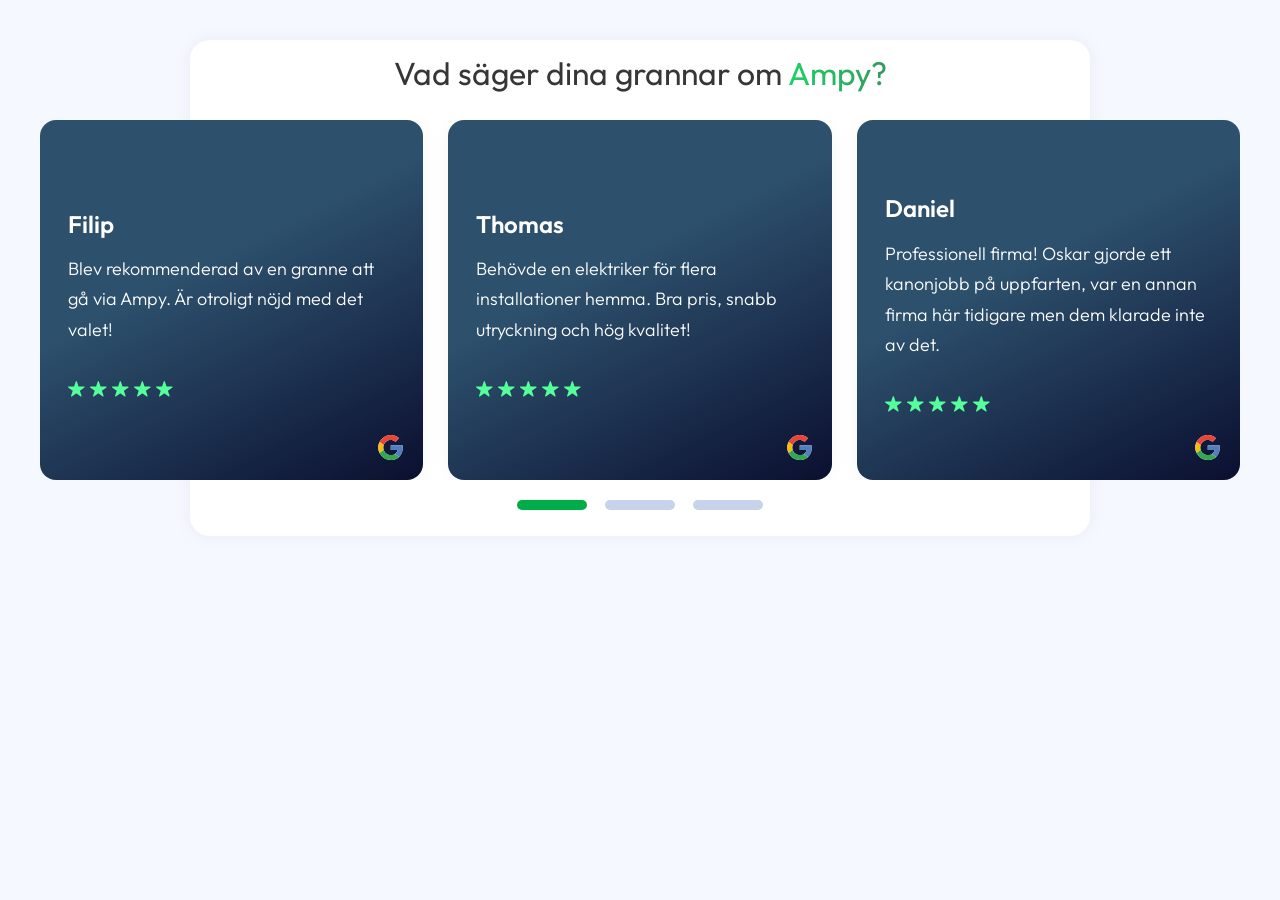
<file: index.html>
<!DOCTYPE html>
<html lang="sv-SE">
<head>
<meta charset="UTF-8">
<meta name="viewport" content="width=device-width, initial-scale=1">
<title>Ampy — Testimonials (1:1 baseline clone)</title>
<!-- Fonts: Bricks serves Plus Jakarta Sans (headings elsewhere on site) + Outfit (body).
     Loaded via Google Fonts for the preview per spec. NOTE (observed, not changed): no CSS rule
     on the live page assigns Plus Jakarta to THIS block's headings — h2/h3 here inherit body
     Outfit. Both families are loaded; the cascade decides, exactly as on live. -->
<link rel="preconnect" href="https://fonts.googleapis.com">
<link rel="preconnect" href="https://fonts.gstatic.com" crossorigin>
<link href="https://fonts.googleapis.com/css2?family=Outfit:wght@200;300;400;500;600;700&family=Plus+Jakarta+Sans:wght@200;300;400;500;600;700;800&display=swap" rel="stylesheet">
<link rel="stylesheet" href="tokens.css">
<link rel="stylesheet" href="styles.css">
</head>
<!-- body classes mirror ampy.se so theme selectors (.brx-body, .bricks-is-frontend) fire -->
<body class="home page-template-default page wp-theme-bricks wp-child-theme-bricks-child brx-body bricks-is-frontend wp-embed-responsive brx-wide">

<!-- ============================================================================
     SECTION MARKUP: VERBATIM from the rendered ampy.se homepage (2026-07-18).
     Includes, as-is: the inline hide-dots <script> inside the white-bg block
     (⚑ targets .testimonial-carousel — no match — dead on live, cloned dead),
     the 11 real Google-review testimonials (incl. Jonas's short quote wrapped in
     .rooNW/.Vz1Vkc spans, verbatim), and the per-card inline Google favicon SVG.
     assets/Google-2015-Favicon.svg is kept as the downloaded source asset.
     ============================================================================ -->
<section class="brxe-rytvzu brxe-section testimonial bricks-lazy-hidden"><div class="brxe-5a3cc6 brxe-container testimonial__container bricks-lazy-hidden" data-interactions="[{&quot;id&quot;:&quot;bmnmpn&quot;,&quot;trigger&quot;:&quot;enterView&quot;,&quot;action&quot;:&quot;startAnimation&quot;,&quot;animationType&quot;:&quot;fadeIn&quot;,&quot;animationDuration&quot;:&quot;0.3&quot;,&quot;runOnce&quot;:true}]" data-interaction-id="aa33e6" data-interaction-hidden-on-load="1"><div class="brxe-b4bb98 brxe-block testimonial__white-bg white-bg bricks-lazy-hidden"><script>
document.addEventListener('DOMContentLoaded', () => {
  setTimeout(() => {
    // Find your slider - replace with your element ID
    const slider = document.querySelector('.testimonial-carousel');
    if (!slider) return;
    
    // Get element ID (starts with brxe-)
    const elementId = slider.id;
    const splideInstance = window.bricksData?.splideInstances?.[elementId];
    
    if (splideInstance) {
      // Hide dots after the 3rd one when pagination mounts
      splideInstance.on('pagination:mounted', (data) => {
        data.items.forEach((item, index) => {
          if (index >= 3) {
            item.li.style.display = 'none';
          }
        });
      });
    }
  }, 300);
});
</script></div><div class="brxe-53c497 brxe-block testimonial__block bricks-lazy-hidden" data-interactions="[{&quot;id&quot;:&quot;efawhy&quot;,&quot;action&quot;:&quot;startAnimation&quot;,&quot;animationType&quot;:&quot;fadeIn&quot;,&quot;trigger&quot;:&quot;enterView&quot;}]" data-interaction-id="f01e5f" data-interaction-hidden-on-load="1"><h2 class="brxe-850020 brxe-heading testimonial__heading" data-highlight="last-1">Vad säger dina grannar om Ampy?</h2><div data-script-id="cb3d3d-svuegk" class="brxe-cb3d3d brxe-slider-nested testimonial__slider-nested bricks-lazy-hidden splide" data-splide="{&quot;type&quot;:&quot;slide&quot;,&quot;direction&quot;:&quot;ltr&quot;,&quot;keyboard&quot;:&quot;global&quot;,&quot;height&quot;:&quot;50vh&quot;,&quot;gap&quot;:&quot;25px&quot;,&quot;start&quot;:0,&quot;perPage&quot;:3,&quot;perMove&quot;:&quot;1&quot;,&quot;speed&quot;:400,&quot;interval&quot;:3000,&quot;autoHeight&quot;:false,&quot;autoplay&quot;:true,&quot;pauseOnHover&quot;:true,&quot;pauseOnFocus&quot;:false,&quot;arrows&quot;:false,&quot;pagination&quot;:true,&quot;mediaQuery&quot;:&quot;max&quot;,&quot;rewind&quot;:true,&quot;breakpoints&quot;:{&quot;1279&quot;:{&quot;type&quot;:&quot;slide&quot;,&quot;gap&quot;:&quot;25px&quot;,&quot;perPage&quot;:&quot;3&quot;,&quot;perMove&quot;:&quot;1&quot;,&quot;autoplay&quot;:true,&quot;pauseOnHover&quot;:true,&quot;pagination&quot;:true,&quot;rewind&quot;:true},&quot;1024&quot;:{&quot;perPage&quot;:&quot;2&quot;},&quot;767&quot;:{&quot;height&quot;:&quot;auto&quot;,&quot;perPage&quot;:&quot;2&quot;},&quot;478&quot;:{&quot;perPage&quot;:&quot;1&quot;,&quot;perMove&quot;:&quot;1&quot;}}}"><div class="splide__track"><div class="splide__list"><div class="brxe-7099c0 brxe-block testimonial__slide-1 bricks-lazy-hidden" data-brx-loop-start="7099c0-svuegk"><div class="brxe-1e22f3 brxe-block testimonial__testimonial-card bricks-lazy-hidden"><div class="brxe-36c136 brxe-block testimonial__block bricks-lazy-hidden"><div class="brxe-196ac7 brxe-div testimonial__div bricks-lazy-hidden"><h3 class="brxe-3c2d9c brxe-heading testimonial__name">Filip</h3><div class="brxe-d222bf brxe-text-basic testimonial__text-basic"><p>Blev rekommenderad av en granne att gå via Ampy. Är otroligt nöjd med det valet!</p>
</div></div><div class="brxe-3bd15b brxe-div testimonial__stars bricks-lazy-hidden"><i class="ion-ios-star brxe-e219b6 brxe-icon testimonial__icon brxi-svuegk"></i><i class="ion-ios-star brxe-f548bf brxe-icon testimonial__icon brxi-svuegk"></i><i class="ion-ios-star brxe-fe8c25 brxe-icon testimonial__icon brxi-svuegk"></i><i class="ion-ios-star brxe-fe04f8 brxe-icon testimonial__icon brxi-svuegk"></i><i class="ion-ios-star brxe-cf98f9 brxe-icon testimonial__icon brxi-svuegk"></i></div></div><svg class="brxe-7410ea brxe-icon testimonial__google-icon brxi-svuegk" xmlns="http://www.w3.org/2000/svg" xml:space="preserve" viewBox="0 0 512 512"> <path fill="#fff" d="M177.43 14.03C115.07 35.39 61.88 82.12 32.35 141.04c-10.32 20.36-17.78 42-22.22 64.37-11.32 55.62-3.44 114.83 22.22 165.57 16.63 33.11 40.57 62.5 69.53 85.44 27.38 21.79 59.2 37.85 93.04 46.88 42.58 11.47 88.02 11.18 131.02 1.43 38.85-8.89 75.55-27.52 104.79-54.47 30.96-28.53 53.04-65.94 64.8-106.22 12.76-44.01 14.48-90.89 6.45-135.9H261v99.92h139.48c-5.45 31.97-24.37 61.07-51.32 79.13-16.92 11.32-36.27 18.78-56.34 22.22-20.21 3.44-41 3.87-61.07-.14-20.5-4.01-40-12.62-57.05-24.66-27.24-19.07-48.02-47.16-58.63-78.56-10.89-31.97-11.04-67.66 0-99.63 7.6-22.51 20.36-43.44 37.13-60.35 20.64-21.22 47.45-36.27 76.41-42.43 24.8-5.3 50.89-4.3 75.12 3.01 20.64 6.31 39.57 17.49 55.19 32.4 15.77-15.63 31.39-31.39 47.16-47.02 8.17-8.46 16.92-16.49 24.94-25.23-23.8-22.08-51.89-39.85-82.43-51.03-54.76-20.52-116.83-20.95-172.16-1.74"></path> <path fill="#e94435" d="M177.43 14.03c55.33-19.21 117.41-18.78 172.45 1.58 30.53 11.18 58.49 28.96 82.43 51.03-8.03 8.6-16.63 16.77-24.94 25.23-15.77 15.63-31.39 31.39-47.16 47.02-15.63-14.91-34.55-26.23-55.19-32.4-24.23-7.31-50.32-8.31-75.12-3.01-28.96 6.16-55.76 21.36-76.41 42.43-16.77 16.92-29.53 37.85-37.13 60.35-27.95-21.65-55.91-43.44-83.86-65.08C61.88 82.12 115.07 35.39 177.43 14.03"></path> <path fill="#f8bb15" d="M10.13 205.41c4.44-22.36 12.04-44.01 22.22-64.37 27.95 21.65 55.91 43.44 83.86 65.08-11.04 31.97-10.89 67.66 0 99.63-27.95 21.65-55.91 43.44-83.86 65.08-25.66-50.45-33.54-109.8-22.22-165.42"></path> <path fill="#547dbe" d="M261.14 207.99h240.98c8.03 45.01 6.31 91.89-6.45 135.9-11.75 40.28-33.83 77.84-64.8 106.22-27.09-21.07-54.33-42.15-81.28-63.22 26.95-17.92 45.87-47.16 51.32-79.13H261.43c-.43-33.11-.29-66.37-.29-99.77"></path> <path fill="#34a751" d="M32.35 370.98c27.95-21.65 55.91-43.44 83.86-65.08 10.61 31.54 31.39 59.49 58.63 78.56 17.06 12.04 36.55 20.5 57.05 24.66 20.07 4.01 41 3.58 61.07.14s39.42-10.89 56.34-22.22c27.09 21.07 54.33 42.15 81.28 63.22-29.24 27.09-65.94 45.59-104.79 54.47-42.86 9.75-88.31 10.03-131.02-1.43-33.83-9.03-65.66-25.09-93.04-46.88-28.81-23.08-52.75-52.47-69.38-85.44"></path> </svg></div></div><div class="brxe-7099c0 brxe-block testimonial__slide-1 bricks-lazy-hidden"><div class="brxe-1e22f3 brxe-block testimonial__testimonial-card bricks-lazy-hidden"><div class="brxe-36c136 brxe-block testimonial__block bricks-lazy-hidden"><div class="brxe-196ac7 brxe-div testimonial__div bricks-lazy-hidden"><h3 class="brxe-3c2d9c brxe-heading testimonial__name">Thomas</h3><div class="brxe-d222bf brxe-text-basic testimonial__text-basic"><p>Behövde en elektriker för flera installationer hemma. Bra pris, snabb utryckning och hög kvalitet!</p>
</div></div><div class="brxe-3bd15b brxe-div testimonial__stars bricks-lazy-hidden"><i class="ion-ios-star brxe-e219b6 brxe-icon testimonial__icon brxi-svuegk"></i><i class="ion-ios-star brxe-f548bf brxe-icon testimonial__icon brxi-svuegk"></i><i class="ion-ios-star brxe-fe8c25 brxe-icon testimonial__icon brxi-svuegk"></i><i class="ion-ios-star brxe-fe04f8 brxe-icon testimonial__icon brxi-svuegk"></i><i class="ion-ios-star brxe-cf98f9 brxe-icon testimonial__icon brxi-svuegk"></i></div></div><svg class="brxe-7410ea brxe-icon testimonial__google-icon brxi-svuegk" xmlns="http://www.w3.org/2000/svg" xml:space="preserve" viewBox="0 0 512 512"> <path fill="#fff" d="M177.43 14.03C115.07 35.39 61.88 82.12 32.35 141.04c-10.32 20.36-17.78 42-22.22 64.37-11.32 55.62-3.44 114.83 22.22 165.57 16.63 33.11 40.57 62.5 69.53 85.44 27.38 21.79 59.2 37.85 93.04 46.88 42.58 11.47 88.02 11.18 131.02 1.43 38.85-8.89 75.55-27.52 104.79-54.47 30.96-28.53 53.04-65.94 64.8-106.22 12.76-44.01 14.48-90.89 6.45-135.9H261v99.92h139.48c-5.45 31.97-24.37 61.07-51.32 79.13-16.92 11.32-36.27 18.78-56.34 22.22-20.21 3.44-41 3.87-61.07-.14-20.5-4.01-40-12.62-57.05-24.66-27.24-19.07-48.02-47.16-58.63-78.56-10.89-31.97-11.04-67.66 0-99.63 7.6-22.51 20.36-43.44 37.13-60.35 20.64-21.22 47.45-36.27 76.41-42.43 24.8-5.3 50.89-4.3 75.12 3.01 20.64 6.31 39.57 17.49 55.19 32.4 15.77-15.63 31.39-31.39 47.16-47.02 8.17-8.46 16.92-16.49 24.94-25.23-23.8-22.08-51.89-39.85-82.43-51.03-54.76-20.52-116.83-20.95-172.16-1.74"></path> <path fill="#e94435" d="M177.43 14.03c55.33-19.21 117.41-18.78 172.45 1.58 30.53 11.18 58.49 28.96 82.43 51.03-8.03 8.6-16.63 16.77-24.94 25.23-15.77 15.63-31.39 31.39-47.16 47.02-15.63-14.91-34.55-26.23-55.19-32.4-24.23-7.31-50.32-8.31-75.12-3.01-28.96 6.16-55.76 21.36-76.41 42.43-16.77 16.92-29.53 37.85-37.13 60.35-27.95-21.65-55.91-43.44-83.86-65.08C61.88 82.12 115.07 35.39 177.43 14.03"></path> <path fill="#f8bb15" d="M10.13 205.41c4.44-22.36 12.04-44.01 22.22-64.37 27.95 21.65 55.91 43.44 83.86 65.08-11.04 31.97-10.89 67.66 0 99.63-27.95 21.65-55.91 43.44-83.86 65.08-25.66-50.45-33.54-109.8-22.22-165.42"></path> <path fill="#547dbe" d="M261.14 207.99h240.98c8.03 45.01 6.31 91.89-6.45 135.9-11.75 40.28-33.83 77.84-64.8 106.22-27.09-21.07-54.33-42.15-81.28-63.22 26.95-17.92 45.87-47.16 51.32-79.13H261.43c-.43-33.11-.29-66.37-.29-99.77"></path> <path fill="#34a751" d="M32.35 370.98c27.95-21.65 55.91-43.44 83.86-65.08 10.61 31.54 31.39 59.49 58.63 78.56 17.06 12.04 36.55 20.5 57.05 24.66 20.07 4.01 41 3.58 61.07.14s39.42-10.89 56.34-22.22c27.09 21.07 54.33 42.15 81.28 63.22-29.24 27.09-65.94 45.59-104.79 54.47-42.86 9.75-88.31 10.03-131.02-1.43-33.83-9.03-65.66-25.09-93.04-46.88-28.81-23.08-52.75-52.47-69.38-85.44"></path> </svg></div></div><div class="brxe-7099c0 brxe-block testimonial__slide-1 bricks-lazy-hidden"><div class="brxe-1e22f3 brxe-block testimonial__testimonial-card bricks-lazy-hidden"><div class="brxe-36c136 brxe-block testimonial__block bricks-lazy-hidden"><div class="brxe-196ac7 brxe-div testimonial__div bricks-lazy-hidden"><h3 class="brxe-3c2d9c brxe-heading testimonial__name">Daniel</h3><div class="brxe-d222bf brxe-text-basic testimonial__text-basic"><div class="rooNW"><span class="Vz1Vkc">Professionell firma! Oskar gjorde ett kanonjobb på uppfarten, var en annan firma här tidigare men dem klarade inte av det.</span></div>
</div></div><div class="brxe-3bd15b brxe-div testimonial__stars bricks-lazy-hidden"><i class="ion-ios-star brxe-e219b6 brxe-icon testimonial__icon brxi-svuegk"></i><i class="ion-ios-star brxe-f548bf brxe-icon testimonial__icon brxi-svuegk"></i><i class="ion-ios-star brxe-fe8c25 brxe-icon testimonial__icon brxi-svuegk"></i><i class="ion-ios-star brxe-fe04f8 brxe-icon testimonial__icon brxi-svuegk"></i><i class="ion-ios-star brxe-cf98f9 brxe-icon testimonial__icon brxi-svuegk"></i></div></div><svg class="brxe-7410ea brxe-icon testimonial__google-icon brxi-svuegk" xmlns="http://www.w3.org/2000/svg" xml:space="preserve" viewBox="0 0 512 512"> <path fill="#fff" d="M177.43 14.03C115.07 35.39 61.88 82.12 32.35 141.04c-10.32 20.36-17.78 42-22.22 64.37-11.32 55.62-3.44 114.83 22.22 165.57 16.63 33.11 40.57 62.5 69.53 85.44 27.38 21.79 59.2 37.85 93.04 46.88 42.58 11.47 88.02 11.18 131.02 1.43 38.85-8.89 75.55-27.52 104.79-54.47 30.96-28.53 53.04-65.94 64.8-106.22 12.76-44.01 14.48-90.89 6.45-135.9H261v99.92h139.48c-5.45 31.97-24.37 61.07-51.32 79.13-16.92 11.32-36.27 18.78-56.34 22.22-20.21 3.44-41 3.87-61.07-.14-20.5-4.01-40-12.62-57.05-24.66-27.24-19.07-48.02-47.16-58.63-78.56-10.89-31.97-11.04-67.66 0-99.63 7.6-22.51 20.36-43.44 37.13-60.35 20.64-21.22 47.45-36.27 76.41-42.43 24.8-5.3 50.89-4.3 75.12 3.01 20.64 6.31 39.57 17.49 55.19 32.4 15.77-15.63 31.39-31.39 47.16-47.02 8.17-8.46 16.92-16.49 24.94-25.23-23.8-22.08-51.89-39.85-82.43-51.03-54.76-20.52-116.83-20.95-172.16-1.74"></path> <path fill="#e94435" d="M177.43 14.03c55.33-19.21 117.41-18.78 172.45 1.58 30.53 11.18 58.49 28.96 82.43 51.03-8.03 8.6-16.63 16.77-24.94 25.23-15.77 15.63-31.39 31.39-47.16 47.02-15.63-14.91-34.55-26.23-55.19-32.4-24.23-7.31-50.32-8.31-75.12-3.01-28.96 6.16-55.76 21.36-76.41 42.43-16.77 16.92-29.53 37.85-37.13 60.35-27.95-21.65-55.91-43.44-83.86-65.08C61.88 82.12 115.07 35.39 177.43 14.03"></path> <path fill="#f8bb15" d="M10.13 205.41c4.44-22.36 12.04-44.01 22.22-64.37 27.95 21.65 55.91 43.44 83.86 65.08-11.04 31.97-10.89 67.66 0 99.63-27.95 21.65-55.91 43.44-83.86 65.08-25.66-50.45-33.54-109.8-22.22-165.42"></path> <path fill="#547dbe" d="M261.14 207.99h240.98c8.03 45.01 6.31 91.89-6.45 135.9-11.75 40.28-33.83 77.84-64.8 106.22-27.09-21.07-54.33-42.15-81.28-63.22 26.95-17.92 45.87-47.16 51.32-79.13H261.43c-.43-33.11-.29-66.37-.29-99.77"></path> <path fill="#34a751" d="M32.35 370.98c27.95-21.65 55.91-43.44 83.86-65.08 10.61 31.54 31.39 59.49 58.63 78.56 17.06 12.04 36.55 20.5 57.05 24.66 20.07 4.01 41 3.58 61.07.14s39.42-10.89 56.34-22.22c27.09 21.07 54.33 42.15 81.28 63.22-29.24 27.09-65.94 45.59-104.79 54.47-42.86 9.75-88.31 10.03-131.02-1.43-33.83-9.03-65.66-25.09-93.04-46.88-28.81-23.08-52.75-52.47-69.38-85.44"></path> </svg></div></div><div class="brxe-7099c0 brxe-block testimonial__slide-1 bricks-lazy-hidden"><div class="brxe-1e22f3 brxe-block testimonial__testimonial-card bricks-lazy-hidden"><div class="brxe-36c136 brxe-block testimonial__block bricks-lazy-hidden"><div class="brxe-196ac7 brxe-div testimonial__div bricks-lazy-hidden"><h3 class="brxe-3c2d9c brxe-heading testimonial__name">Mathias</h3><div class="brxe-d222bf brxe-text-basic testimonial__text-basic"><div class="rooNW"><span class="Vz1Vkc">Sökte en helhetslösning för hembatteri. Ampy levererade över förväntan. Snabbt, smidigt och tryggt!</span></div>
</div></div><div class="brxe-3bd15b brxe-div testimonial__stars bricks-lazy-hidden"><i class="ion-ios-star brxe-e219b6 brxe-icon testimonial__icon brxi-svuegk"></i><i class="ion-ios-star brxe-f548bf brxe-icon testimonial__icon brxi-svuegk"></i><i class="ion-ios-star brxe-fe8c25 brxe-icon testimonial__icon brxi-svuegk"></i><i class="ion-ios-star brxe-fe04f8 brxe-icon testimonial__icon brxi-svuegk"></i><i class="ion-ios-star brxe-cf98f9 brxe-icon testimonial__icon brxi-svuegk"></i></div></div><svg class="brxe-7410ea brxe-icon testimonial__google-icon brxi-svuegk" xmlns="http://www.w3.org/2000/svg" xml:space="preserve" viewBox="0 0 512 512"> <path fill="#fff" d="M177.43 14.03C115.07 35.39 61.88 82.12 32.35 141.04c-10.32 20.36-17.78 42-22.22 64.37-11.32 55.62-3.44 114.83 22.22 165.57 16.63 33.11 40.57 62.5 69.53 85.44 27.38 21.79 59.2 37.85 93.04 46.88 42.58 11.47 88.02 11.18 131.02 1.43 38.85-8.89 75.55-27.52 104.79-54.47 30.96-28.53 53.04-65.94 64.8-106.22 12.76-44.01 14.48-90.89 6.45-135.9H261v99.92h139.48c-5.45 31.97-24.37 61.07-51.32 79.13-16.92 11.32-36.27 18.78-56.34 22.22-20.21 3.44-41 3.87-61.07-.14-20.5-4.01-40-12.62-57.05-24.66-27.24-19.07-48.02-47.16-58.63-78.56-10.89-31.97-11.04-67.66 0-99.63 7.6-22.51 20.36-43.44 37.13-60.35 20.64-21.22 47.45-36.27 76.41-42.43 24.8-5.3 50.89-4.3 75.12 3.01 20.64 6.31 39.57 17.49 55.19 32.4 15.77-15.63 31.39-31.39 47.16-47.02 8.17-8.46 16.92-16.49 24.94-25.23-23.8-22.08-51.89-39.85-82.43-51.03-54.76-20.52-116.83-20.95-172.16-1.74"></path> <path fill="#e94435" d="M177.43 14.03c55.33-19.21 117.41-18.78 172.45 1.58 30.53 11.18 58.49 28.96 82.43 51.03-8.03 8.6-16.63 16.77-24.94 25.23-15.77 15.63-31.39 31.39-47.16 47.02-15.63-14.91-34.55-26.23-55.19-32.4-24.23-7.31-50.32-8.31-75.12-3.01-28.96 6.16-55.76 21.36-76.41 42.43-16.77 16.92-29.53 37.85-37.13 60.35-27.95-21.65-55.91-43.44-83.86-65.08C61.88 82.12 115.07 35.39 177.43 14.03"></path> <path fill="#f8bb15" d="M10.13 205.41c4.44-22.36 12.04-44.01 22.22-64.37 27.95 21.65 55.91 43.44 83.86 65.08-11.04 31.97-10.89 67.66 0 99.63-27.95 21.65-55.91 43.44-83.86 65.08-25.66-50.45-33.54-109.8-22.22-165.42"></path> <path fill="#547dbe" d="M261.14 207.99h240.98c8.03 45.01 6.31 91.89-6.45 135.9-11.75 40.28-33.83 77.84-64.8 106.22-27.09-21.07-54.33-42.15-81.28-63.22 26.95-17.92 45.87-47.16 51.32-79.13H261.43c-.43-33.11-.29-66.37-.29-99.77"></path> <path fill="#34a751" d="M32.35 370.98c27.95-21.65 55.91-43.44 83.86-65.08 10.61 31.54 31.39 59.49 58.63 78.56 17.06 12.04 36.55 20.5 57.05 24.66 20.07 4.01 41 3.58 61.07.14s39.42-10.89 56.34-22.22c27.09 21.07 54.33 42.15 81.28 63.22-29.24 27.09-65.94 45.59-104.79 54.47-42.86 9.75-88.31 10.03-131.02-1.43-33.83-9.03-65.66-25.09-93.04-46.88-28.81-23.08-52.75-52.47-69.38-85.44"></path> </svg></div></div><div class="brxe-7099c0 brxe-block testimonial__slide-1 bricks-lazy-hidden"><div class="brxe-1e22f3 brxe-block testimonial__testimonial-card bricks-lazy-hidden"><div class="brxe-36c136 brxe-block testimonial__block bricks-lazy-hidden"><div class="brxe-196ac7 brxe-div testimonial__div bricks-lazy-hidden"><h3 class="brxe-3c2d9c brxe-heading testimonial__name">Kristoffer</h3><div class="brxe-d222bf brxe-text-basic testimonial__text-basic"><p>Bästa elektrikern vi anlitat! Otroligt noggranna med detaljerna och städade till och med efter sig. Mycket nöjd kund.</p>
</div></div><div class="brxe-3bd15b brxe-div testimonial__stars bricks-lazy-hidden"><i class="ion-ios-star brxe-e219b6 brxe-icon testimonial__icon brxi-svuegk"></i><i class="ion-ios-star brxe-f548bf brxe-icon testimonial__icon brxi-svuegk"></i><i class="ion-ios-star brxe-fe8c25 brxe-icon testimonial__icon brxi-svuegk"></i><i class="ion-ios-star brxe-fe04f8 brxe-icon testimonial__icon brxi-svuegk"></i><i class="ion-ios-star brxe-cf98f9 brxe-icon testimonial__icon brxi-svuegk"></i></div></div><svg class="brxe-7410ea brxe-icon testimonial__google-icon brxi-svuegk" xmlns="http://www.w3.org/2000/svg" xml:space="preserve" viewBox="0 0 512 512"> <path fill="#fff" d="M177.43 14.03C115.07 35.39 61.88 82.12 32.35 141.04c-10.32 20.36-17.78 42-22.22 64.37-11.32 55.62-3.44 114.83 22.22 165.57 16.63 33.11 40.57 62.5 69.53 85.44 27.38 21.79 59.2 37.85 93.04 46.88 42.58 11.47 88.02 11.18 131.02 1.43 38.85-8.89 75.55-27.52 104.79-54.47 30.96-28.53 53.04-65.94 64.8-106.22 12.76-44.01 14.48-90.89 6.45-135.9H261v99.92h139.48c-5.45 31.97-24.37 61.07-51.32 79.13-16.92 11.32-36.27 18.78-56.34 22.22-20.21 3.44-41 3.87-61.07-.14-20.5-4.01-40-12.62-57.05-24.66-27.24-19.07-48.02-47.16-58.63-78.56-10.89-31.97-11.04-67.66 0-99.63 7.6-22.51 20.36-43.44 37.13-60.35 20.64-21.22 47.45-36.27 76.41-42.43 24.8-5.3 50.89-4.3 75.12 3.01 20.64 6.31 39.57 17.49 55.19 32.4 15.77-15.63 31.39-31.39 47.16-47.02 8.17-8.46 16.92-16.49 24.94-25.23-23.8-22.08-51.89-39.85-82.43-51.03-54.76-20.52-116.83-20.95-172.16-1.74"></path> <path fill="#e94435" d="M177.43 14.03c55.33-19.21 117.41-18.78 172.45 1.58 30.53 11.18 58.49 28.96 82.43 51.03-8.03 8.6-16.63 16.77-24.94 25.23-15.77 15.63-31.39 31.39-47.16 47.02-15.63-14.91-34.55-26.23-55.19-32.4-24.23-7.31-50.32-8.31-75.12-3.01-28.96 6.16-55.76 21.36-76.41 42.43-16.77 16.92-29.53 37.85-37.13 60.35-27.95-21.65-55.91-43.44-83.86-65.08C61.88 82.12 115.07 35.39 177.43 14.03"></path> <path fill="#f8bb15" d="M10.13 205.41c4.44-22.36 12.04-44.01 22.22-64.37 27.95 21.65 55.91 43.44 83.86 65.08-11.04 31.97-10.89 67.66 0 99.63-27.95 21.65-55.91 43.44-83.86 65.08-25.66-50.45-33.54-109.8-22.22-165.42"></path> <path fill="#547dbe" d="M261.14 207.99h240.98c8.03 45.01 6.31 91.89-6.45 135.9-11.75 40.28-33.83 77.84-64.8 106.22-27.09-21.07-54.33-42.15-81.28-63.22 26.95-17.92 45.87-47.16 51.32-79.13H261.43c-.43-33.11-.29-66.37-.29-99.77"></path> <path fill="#34a751" d="M32.35 370.98c27.95-21.65 55.91-43.44 83.86-65.08 10.61 31.54 31.39 59.49 58.63 78.56 17.06 12.04 36.55 20.5 57.05 24.66 20.07 4.01 41 3.58 61.07.14s39.42-10.89 56.34-22.22c27.09 21.07 54.33 42.15 81.28 63.22-29.24 27.09-65.94 45.59-104.79 54.47-42.86 9.75-88.31 10.03-131.02-1.43-33.83-9.03-65.66-25.09-93.04-46.88-28.81-23.08-52.75-52.47-69.38-85.44"></path> </svg></div></div><div class="brxe-7099c0 brxe-block testimonial__slide-1 bricks-lazy-hidden"><div class="brxe-1e22f3 brxe-block testimonial__testimonial-card bricks-lazy-hidden"><div class="brxe-36c136 brxe-block testimonial__block bricks-lazy-hidden"><div class="brxe-196ac7 brxe-div testimonial__div bricks-lazy-hidden"><h3 class="brxe-3c2d9c brxe-heading testimonial__name">Adam</h3><div class="brxe-d222bf brxe-text-basic testimonial__text-basic"><p>Proffsig rådgivning inför vår installation. Känns tryggt att anlita experter.</p>
</div></div><div class="brxe-3bd15b brxe-div testimonial__stars bricks-lazy-hidden"><i class="ion-ios-star brxe-e219b6 brxe-icon testimonial__icon brxi-svuegk"></i><i class="ion-ios-star brxe-f548bf brxe-icon testimonial__icon brxi-svuegk"></i><i class="ion-ios-star brxe-fe8c25 brxe-icon testimonial__icon brxi-svuegk"></i><i class="ion-ios-star brxe-fe04f8 brxe-icon testimonial__icon brxi-svuegk"></i><i class="ion-ios-star brxe-cf98f9 brxe-icon testimonial__icon brxi-svuegk"></i></div></div><svg class="brxe-7410ea brxe-icon testimonial__google-icon brxi-svuegk" xmlns="http://www.w3.org/2000/svg" xml:space="preserve" viewBox="0 0 512 512"> <path fill="#fff" d="M177.43 14.03C115.07 35.39 61.88 82.12 32.35 141.04c-10.32 20.36-17.78 42-22.22 64.37-11.32 55.62-3.44 114.83 22.22 165.57 16.63 33.11 40.57 62.5 69.53 85.44 27.38 21.79 59.2 37.85 93.04 46.88 42.58 11.47 88.02 11.18 131.02 1.43 38.85-8.89 75.55-27.52 104.79-54.47 30.96-28.53 53.04-65.94 64.8-106.22 12.76-44.01 14.48-90.89 6.45-135.9H261v99.92h139.48c-5.45 31.97-24.37 61.07-51.32 79.13-16.92 11.32-36.27 18.78-56.34 22.22-20.21 3.44-41 3.87-61.07-.14-20.5-4.01-40-12.62-57.05-24.66-27.24-19.07-48.02-47.16-58.63-78.56-10.89-31.97-11.04-67.66 0-99.63 7.6-22.51 20.36-43.44 37.13-60.35 20.64-21.22 47.45-36.27 76.41-42.43 24.8-5.3 50.89-4.3 75.12 3.01 20.64 6.31 39.57 17.49 55.19 32.4 15.77-15.63 31.39-31.39 47.16-47.02 8.17-8.46 16.92-16.49 24.94-25.23-23.8-22.08-51.89-39.85-82.43-51.03-54.76-20.52-116.83-20.95-172.16-1.74"></path> <path fill="#e94435" d="M177.43 14.03c55.33-19.21 117.41-18.78 172.45 1.58 30.53 11.18 58.49 28.96 82.43 51.03-8.03 8.6-16.63 16.77-24.94 25.23-15.77 15.63-31.39 31.39-47.16 47.02-15.63-14.91-34.55-26.23-55.19-32.4-24.23-7.31-50.32-8.31-75.12-3.01-28.96 6.16-55.76 21.36-76.41 42.43-16.77 16.92-29.53 37.85-37.13 60.35-27.95-21.65-55.91-43.44-83.86-65.08C61.88 82.12 115.07 35.39 177.43 14.03"></path> <path fill="#f8bb15" d="M10.13 205.41c4.44-22.36 12.04-44.01 22.22-64.37 27.95 21.65 55.91 43.44 83.86 65.08-11.04 31.97-10.89 67.66 0 99.63-27.95 21.65-55.91 43.44-83.86 65.08-25.66-50.45-33.54-109.8-22.22-165.42"></path> <path fill="#547dbe" d="M261.14 207.99h240.98c8.03 45.01 6.31 91.89-6.45 135.9-11.75 40.28-33.83 77.84-64.8 106.22-27.09-21.07-54.33-42.15-81.28-63.22 26.95-17.92 45.87-47.16 51.32-79.13H261.43c-.43-33.11-.29-66.37-.29-99.77"></path> <path fill="#34a751" d="M32.35 370.98c27.95-21.65 55.91-43.44 83.86-65.08 10.61 31.54 31.39 59.49 58.63 78.56 17.06 12.04 36.55 20.5 57.05 24.66 20.07 4.01 41 3.58 61.07.14s39.42-10.89 56.34-22.22c27.09 21.07 54.33 42.15 81.28 63.22-29.24 27.09-65.94 45.59-104.79 54.47-42.86 9.75-88.31 10.03-131.02-1.43-33.83-9.03-65.66-25.09-93.04-46.88-28.81-23.08-52.75-52.47-69.38-85.44"></path> </svg></div></div><div class="brxe-7099c0 brxe-block testimonial__slide-1 bricks-lazy-hidden"><div class="brxe-1e22f3 brxe-block testimonial__testimonial-card bricks-lazy-hidden"><div class="brxe-36c136 brxe-block testimonial__block bricks-lazy-hidden"><div class="brxe-196ac7 brxe-div testimonial__div bricks-lazy-hidden"><h3 class="brxe-3c2d9c brxe-heading testimonial__name">Moa</h3><div class="brxe-d222bf brxe-text-basic testimonial__text-basic"><p>Snabb hjälp när elcentralen strulade. Ampy dök upp direkt och löste allt med högsta precision. Rekommenderas!</p>
</div></div><div class="brxe-3bd15b brxe-div testimonial__stars bricks-lazy-hidden"><i class="ion-ios-star brxe-e219b6 brxe-icon testimonial__icon brxi-svuegk"></i><i class="ion-ios-star brxe-f548bf brxe-icon testimonial__icon brxi-svuegk"></i><i class="ion-ios-star brxe-fe8c25 brxe-icon testimonial__icon brxi-svuegk"></i><i class="ion-ios-star brxe-fe04f8 brxe-icon testimonial__icon brxi-svuegk"></i><i class="ion-ios-star brxe-cf98f9 brxe-icon testimonial__icon brxi-svuegk"></i></div></div><svg class="brxe-7410ea brxe-icon testimonial__google-icon brxi-svuegk" xmlns="http://www.w3.org/2000/svg" xml:space="preserve" viewBox="0 0 512 512"> <path fill="#fff" d="M177.43 14.03C115.07 35.39 61.88 82.12 32.35 141.04c-10.32 20.36-17.78 42-22.22 64.37-11.32 55.62-3.44 114.83 22.22 165.57 16.63 33.11 40.57 62.5 69.53 85.44 27.38 21.79 59.2 37.85 93.04 46.88 42.58 11.47 88.02 11.18 131.02 1.43 38.85-8.89 75.55-27.52 104.79-54.47 30.96-28.53 53.04-65.94 64.8-106.22 12.76-44.01 14.48-90.89 6.45-135.9H261v99.92h139.48c-5.45 31.97-24.37 61.07-51.32 79.13-16.92 11.32-36.27 18.78-56.34 22.22-20.21 3.44-41 3.87-61.07-.14-20.5-4.01-40-12.62-57.05-24.66-27.24-19.07-48.02-47.16-58.63-78.56-10.89-31.97-11.04-67.66 0-99.63 7.6-22.51 20.36-43.44 37.13-60.35 20.64-21.22 47.45-36.27 76.41-42.43 24.8-5.3 50.89-4.3 75.12 3.01 20.64 6.31 39.57 17.49 55.19 32.4 15.77-15.63 31.39-31.39 47.16-47.02 8.17-8.46 16.92-16.49 24.94-25.23-23.8-22.08-51.89-39.85-82.43-51.03-54.76-20.52-116.83-20.95-172.16-1.74"></path> <path fill="#e94435" d="M177.43 14.03c55.33-19.21 117.41-18.78 172.45 1.58 30.53 11.18 58.49 28.96 82.43 51.03-8.03 8.6-16.63 16.77-24.94 25.23-15.77 15.63-31.39 31.39-47.16 47.02-15.63-14.91-34.55-26.23-55.19-32.4-24.23-7.31-50.32-8.31-75.12-3.01-28.96 6.16-55.76 21.36-76.41 42.43-16.77 16.92-29.53 37.85-37.13 60.35-27.95-21.65-55.91-43.44-83.86-65.08C61.88 82.12 115.07 35.39 177.43 14.03"></path> <path fill="#f8bb15" d="M10.13 205.41c4.44-22.36 12.04-44.01 22.22-64.37 27.95 21.65 55.91 43.44 83.86 65.08-11.04 31.97-10.89 67.66 0 99.63-27.95 21.65-55.91 43.44-83.86 65.08-25.66-50.45-33.54-109.8-22.22-165.42"></path> <path fill="#547dbe" d="M261.14 207.99h240.98c8.03 45.01 6.31 91.89-6.45 135.9-11.75 40.28-33.83 77.84-64.8 106.22-27.09-21.07-54.33-42.15-81.28-63.22 26.95-17.92 45.87-47.16 51.32-79.13H261.43c-.43-33.11-.29-66.37-.29-99.77"></path> <path fill="#34a751" d="M32.35 370.98c27.95-21.65 55.91-43.44 83.86-65.08 10.61 31.54 31.39 59.49 58.63 78.56 17.06 12.04 36.55 20.5 57.05 24.66 20.07 4.01 41 3.58 61.07.14s39.42-10.89 56.34-22.22c27.09 21.07 54.33 42.15 81.28 63.22-29.24 27.09-65.94 45.59-104.79 54.47-42.86 9.75-88.31 10.03-131.02-1.43-33.83-9.03-65.66-25.09-93.04-46.88-28.81-23.08-52.75-52.47-69.38-85.44"></path> </svg></div></div><div class="brxe-7099c0 brxe-block testimonial__slide-1 bricks-lazy-hidden"><div class="brxe-1e22f3 brxe-block testimonial__testimonial-card bricks-lazy-hidden"><div class="brxe-36c136 brxe-block testimonial__block bricks-lazy-hidden"><div class="brxe-196ac7 brxe-div testimonial__div bricks-lazy-hidden"><h3 class="brxe-3c2d9c brxe-heading testimonial__name">Maria</h3><div class="brxe-d222bf brxe-text-basic testimonial__text-basic"><p>Hade hört gott om Ampy och de gjorde mig inte besviken. Kvalitet, transparens och bra pris i ett och samma paket!</p>
</div></div><div class="brxe-3bd15b brxe-div testimonial__stars bricks-lazy-hidden"><i class="ion-ios-star brxe-e219b6 brxe-icon testimonial__icon brxi-svuegk"></i><i class="ion-ios-star brxe-f548bf brxe-icon testimonial__icon brxi-svuegk"></i><i class="ion-ios-star brxe-fe8c25 brxe-icon testimonial__icon brxi-svuegk"></i><i class="ion-ios-star brxe-fe04f8 brxe-icon testimonial__icon brxi-svuegk"></i><i class="ion-ios-star brxe-cf98f9 brxe-icon testimonial__icon brxi-svuegk"></i></div></div><svg class="brxe-7410ea brxe-icon testimonial__google-icon brxi-svuegk" xmlns="http://www.w3.org/2000/svg" xml:space="preserve" viewBox="0 0 512 512"> <path fill="#fff" d="M177.43 14.03C115.07 35.39 61.88 82.12 32.35 141.04c-10.32 20.36-17.78 42-22.22 64.37-11.32 55.62-3.44 114.83 22.22 165.57 16.63 33.11 40.57 62.5 69.53 85.44 27.38 21.79 59.2 37.85 93.04 46.88 42.58 11.47 88.02 11.18 131.02 1.43 38.85-8.89 75.55-27.52 104.79-54.47 30.96-28.53 53.04-65.94 64.8-106.22 12.76-44.01 14.48-90.89 6.45-135.9H261v99.92h139.48c-5.45 31.97-24.37 61.07-51.32 79.13-16.92 11.32-36.27 18.78-56.34 22.22-20.21 3.44-41 3.87-61.07-.14-20.5-4.01-40-12.62-57.05-24.66-27.24-19.07-48.02-47.16-58.63-78.56-10.89-31.97-11.04-67.66 0-99.63 7.6-22.51 20.36-43.44 37.13-60.35 20.64-21.22 47.45-36.27 76.41-42.43 24.8-5.3 50.89-4.3 75.12 3.01 20.64 6.31 39.57 17.49 55.19 32.4 15.77-15.63 31.39-31.39 47.16-47.02 8.17-8.46 16.92-16.49 24.94-25.23-23.8-22.08-51.89-39.85-82.43-51.03-54.76-20.52-116.83-20.95-172.16-1.74"></path> <path fill="#e94435" d="M177.43 14.03c55.33-19.21 117.41-18.78 172.45 1.58 30.53 11.18 58.49 28.96 82.43 51.03-8.03 8.6-16.63 16.77-24.94 25.23-15.77 15.63-31.39 31.39-47.16 47.02-15.63-14.91-34.55-26.23-55.19-32.4-24.23-7.31-50.32-8.31-75.12-3.01-28.96 6.16-55.76 21.36-76.41 42.43-16.77 16.92-29.53 37.85-37.13 60.35-27.95-21.65-55.91-43.44-83.86-65.08C61.88 82.12 115.07 35.39 177.43 14.03"></path> <path fill="#f8bb15" d="M10.13 205.41c4.44-22.36 12.04-44.01 22.22-64.37 27.95 21.65 55.91 43.44 83.86 65.08-11.04 31.97-10.89 67.66 0 99.63-27.95 21.65-55.91 43.44-83.86 65.08-25.66-50.45-33.54-109.8-22.22-165.42"></path> <path fill="#547dbe" d="M261.14 207.99h240.98c8.03 45.01 6.31 91.89-6.45 135.9-11.75 40.28-33.83 77.84-64.8 106.22-27.09-21.07-54.33-42.15-81.28-63.22 26.95-17.92 45.87-47.16 51.32-79.13H261.43c-.43-33.11-.29-66.37-.29-99.77"></path> <path fill="#34a751" d="M32.35 370.98c27.95-21.65 55.91-43.44 83.86-65.08 10.61 31.54 31.39 59.49 58.63 78.56 17.06 12.04 36.55 20.5 57.05 24.66 20.07 4.01 41 3.58 61.07.14s39.42-10.89 56.34-22.22c27.09 21.07 54.33 42.15 81.28 63.22-29.24 27.09-65.94 45.59-104.79 54.47-42.86 9.75-88.31 10.03-131.02-1.43-33.83-9.03-65.66-25.09-93.04-46.88-28.81-23.08-52.75-52.47-69.38-85.44"></path> </svg></div></div><div class="brxe-7099c0 brxe-block testimonial__slide-1 bricks-lazy-hidden"><div class="brxe-1e22f3 brxe-block testimonial__testimonial-card bricks-lazy-hidden"><div class="brxe-36c136 brxe-block testimonial__block bricks-lazy-hidden"><div class="brxe-196ac7 brxe-div testimonial__div bricks-lazy-hidden"><h3 class="brxe-3c2d9c brxe-heading testimonial__name">Josephine</h3><div class="brxe-d222bf brxe-text-basic testimonial__text-basic"><div class="rooNW"><span class="Vz1Vkc">Fick hjälp med belysningen i hela lägenheten under min renovering. Väldigt nöjd.</span></div>
</div></div><div class="brxe-3bd15b brxe-div testimonial__stars bricks-lazy-hidden"><i class="ion-ios-star brxe-e219b6 brxe-icon testimonial__icon brxi-svuegk"></i><i class="ion-ios-star brxe-f548bf brxe-icon testimonial__icon brxi-svuegk"></i><i class="ion-ios-star brxe-fe8c25 brxe-icon testimonial__icon brxi-svuegk"></i><i class="ion-ios-star brxe-fe04f8 brxe-icon testimonial__icon brxi-svuegk"></i><i class="ion-ios-star brxe-cf98f9 brxe-icon testimonial__icon brxi-svuegk"></i></div></div><svg class="brxe-7410ea brxe-icon testimonial__google-icon brxi-svuegk" xmlns="http://www.w3.org/2000/svg" xml:space="preserve" viewBox="0 0 512 512"> <path fill="#fff" d="M177.43 14.03C115.07 35.39 61.88 82.12 32.35 141.04c-10.32 20.36-17.78 42-22.22 64.37-11.32 55.62-3.44 114.83 22.22 165.57 16.63 33.11 40.57 62.5 69.53 85.44 27.38 21.79 59.2 37.85 93.04 46.88 42.58 11.47 88.02 11.18 131.02 1.43 38.85-8.89 75.55-27.52 104.79-54.47 30.96-28.53 53.04-65.94 64.8-106.22 12.76-44.01 14.48-90.89 6.45-135.9H261v99.92h139.48c-5.45 31.97-24.37 61.07-51.32 79.13-16.92 11.32-36.27 18.78-56.34 22.22-20.21 3.44-41 3.87-61.07-.14-20.5-4.01-40-12.62-57.05-24.66-27.24-19.07-48.02-47.16-58.63-78.56-10.89-31.97-11.04-67.66 0-99.63 7.6-22.51 20.36-43.44 37.13-60.35 20.64-21.22 47.45-36.27 76.41-42.43 24.8-5.3 50.89-4.3 75.12 3.01 20.64 6.31 39.57 17.49 55.19 32.4 15.77-15.63 31.39-31.39 47.16-47.02 8.17-8.46 16.92-16.49 24.94-25.23-23.8-22.08-51.89-39.85-82.43-51.03-54.76-20.52-116.83-20.95-172.16-1.74"></path> <path fill="#e94435" d="M177.43 14.03c55.33-19.21 117.41-18.78 172.45 1.58 30.53 11.18 58.49 28.96 82.43 51.03-8.03 8.6-16.63 16.77-24.94 25.23-15.77 15.63-31.39 31.39-47.16 47.02-15.63-14.91-34.55-26.23-55.19-32.4-24.23-7.31-50.32-8.31-75.12-3.01-28.96 6.16-55.76 21.36-76.41 42.43-16.77 16.92-29.53 37.85-37.13 60.35-27.95-21.65-55.91-43.44-83.86-65.08C61.88 82.12 115.07 35.39 177.43 14.03"></path> <path fill="#f8bb15" d="M10.13 205.41c4.44-22.36 12.04-44.01 22.22-64.37 27.95 21.65 55.91 43.44 83.86 65.08-11.04 31.97-10.89 67.66 0 99.63-27.95 21.65-55.91 43.44-83.86 65.08-25.66-50.45-33.54-109.8-22.22-165.42"></path> <path fill="#547dbe" d="M261.14 207.99h240.98c8.03 45.01 6.31 91.89-6.45 135.9-11.75 40.28-33.83 77.84-64.8 106.22-27.09-21.07-54.33-42.15-81.28-63.22 26.95-17.92 45.87-47.16 51.32-79.13H261.43c-.43-33.11-.29-66.37-.29-99.77"></path> <path fill="#34a751" d="M32.35 370.98c27.95-21.65 55.91-43.44 83.86-65.08 10.61 31.54 31.39 59.49 58.63 78.56 17.06 12.04 36.55 20.5 57.05 24.66 20.07 4.01 41 3.58 61.07.14s39.42-10.89 56.34-22.22c27.09 21.07 54.33 42.15 81.28 63.22-29.24 27.09-65.94 45.59-104.79 54.47-42.86 9.75-88.31 10.03-131.02-1.43-33.83-9.03-65.66-25.09-93.04-46.88-28.81-23.08-52.75-52.47-69.38-85.44"></path> </svg></div></div><div class="brxe-7099c0 brxe-block testimonial__slide-1 bricks-lazy-hidden"><div class="brxe-1e22f3 brxe-block testimonial__testimonial-card bricks-lazy-hidden"><div class="brxe-36c136 brxe-block testimonial__block bricks-lazy-hidden"><div class="brxe-196ac7 brxe-div testimonial__div bricks-lazy-hidden"><h3 class="brxe-3c2d9c brxe-heading testimonial__name">Sofia</h3><div class="brxe-d222bf brxe-text-basic testimonial__text-basic"><div class="rooNW"><span class="Vz1Vkc">Jättebra och professionell service! Elektrikern förstod direkt vad som behövde göras och utförde arbetet effektivt och med mycket bra resultat.</span></div>
</div></div><div class="brxe-3bd15b brxe-div testimonial__stars bricks-lazy-hidden"><i class="ion-ios-star brxe-e219b6 brxe-icon testimonial__icon brxi-svuegk"></i><i class="ion-ios-star brxe-f548bf brxe-icon testimonial__icon brxi-svuegk"></i><i class="ion-ios-star brxe-fe8c25 brxe-icon testimonial__icon brxi-svuegk"></i><i class="ion-ios-star brxe-fe04f8 brxe-icon testimonial__icon brxi-svuegk"></i><i class="ion-ios-star brxe-cf98f9 brxe-icon testimonial__icon brxi-svuegk"></i></div></div><svg class="brxe-7410ea brxe-icon testimonial__google-icon brxi-svuegk" xmlns="http://www.w3.org/2000/svg" xml:space="preserve" viewBox="0 0 512 512"> <path fill="#fff" d="M177.43 14.03C115.07 35.39 61.88 82.12 32.35 141.04c-10.32 20.36-17.78 42-22.22 64.37-11.32 55.62-3.44 114.83 22.22 165.57 16.63 33.11 40.57 62.5 69.53 85.44 27.38 21.79 59.2 37.85 93.04 46.88 42.58 11.47 88.02 11.18 131.02 1.43 38.85-8.89 75.55-27.52 104.79-54.47 30.96-28.53 53.04-65.94 64.8-106.22 12.76-44.01 14.48-90.89 6.45-135.9H261v99.92h139.48c-5.45 31.97-24.37 61.07-51.32 79.13-16.92 11.32-36.27 18.78-56.34 22.22-20.21 3.44-41 3.87-61.07-.14-20.5-4.01-40-12.62-57.05-24.66-27.24-19.07-48.02-47.16-58.63-78.56-10.89-31.97-11.04-67.66 0-99.63 7.6-22.51 20.36-43.44 37.13-60.35 20.64-21.22 47.45-36.27 76.41-42.43 24.8-5.3 50.89-4.3 75.12 3.01 20.64 6.31 39.57 17.49 55.19 32.4 15.77-15.63 31.39-31.39 47.16-47.02 8.17-8.46 16.92-16.49 24.94-25.23-23.8-22.08-51.89-39.85-82.43-51.03-54.76-20.52-116.83-20.95-172.16-1.74"></path> <path fill="#e94435" d="M177.43 14.03c55.33-19.21 117.41-18.78 172.45 1.58 30.53 11.18 58.49 28.96 82.43 51.03-8.03 8.6-16.63 16.77-24.94 25.23-15.77 15.63-31.39 31.39-47.16 47.02-15.63-14.91-34.55-26.23-55.19-32.4-24.23-7.31-50.32-8.31-75.12-3.01-28.96 6.16-55.76 21.36-76.41 42.43-16.77 16.92-29.53 37.85-37.13 60.35-27.95-21.65-55.91-43.44-83.86-65.08C61.88 82.12 115.07 35.39 177.43 14.03"></path> <path fill="#f8bb15" d="M10.13 205.41c4.44-22.36 12.04-44.01 22.22-64.37 27.95 21.65 55.91 43.44 83.86 65.08-11.04 31.97-10.89 67.66 0 99.63-27.95 21.65-55.91 43.44-83.86 65.08-25.66-50.45-33.54-109.8-22.22-165.42"></path> <path fill="#547dbe" d="M261.14 207.99h240.98c8.03 45.01 6.31 91.89-6.45 135.9-11.75 40.28-33.83 77.84-64.8 106.22-27.09-21.07-54.33-42.15-81.28-63.22 26.95-17.92 45.87-47.16 51.32-79.13H261.43c-.43-33.11-.29-66.37-.29-99.77"></path> <path fill="#34a751" d="M32.35 370.98c27.95-21.65 55.91-43.44 83.86-65.08 10.61 31.54 31.39 59.49 58.63 78.56 17.06 12.04 36.55 20.5 57.05 24.66 20.07 4.01 41 3.58 61.07.14s39.42-10.89 56.34-22.22c27.09 21.07 54.33 42.15 81.28 63.22-29.24 27.09-65.94 45.59-104.79 54.47-42.86 9.75-88.31 10.03-131.02-1.43-33.83-9.03-65.66-25.09-93.04-46.88-28.81-23.08-52.75-52.47-69.38-85.44"></path> </svg></div></div><div class="brxe-7099c0 brxe-block testimonial__slide-1 bricks-lazy-hidden"><div class="brxe-1e22f3 brxe-block testimonial__testimonial-card bricks-lazy-hidden"><div class="brxe-36c136 brxe-block testimonial__block bricks-lazy-hidden"><div class="brxe-196ac7 brxe-div testimonial__div bricks-lazy-hidden"><h3 class="brxe-3c2d9c brxe-heading testimonial__name">Jonas</h3><div class="brxe-d222bf brxe-text-basic testimonial__text-basic"><div class="rooNW"><span class="Vz1Vkc">Gediget arbete och trevliga</span></div>
</div></div><div class="brxe-3bd15b brxe-div testimonial__stars bricks-lazy-hidden"><i class="ion-ios-star brxe-e219b6 brxe-icon testimonial__icon brxi-svuegk"></i><i class="ion-ios-star brxe-f548bf brxe-icon testimonial__icon brxi-svuegk"></i><i class="ion-ios-star brxe-fe8c25 brxe-icon testimonial__icon brxi-svuegk"></i><i class="ion-ios-star brxe-fe04f8 brxe-icon testimonial__icon brxi-svuegk"></i><i class="ion-ios-star brxe-cf98f9 brxe-icon testimonial__icon brxi-svuegk"></i></div></div><svg class="brxe-7410ea brxe-icon testimonial__google-icon brxi-svuegk" xmlns="http://www.w3.org/2000/svg" xml:space="preserve" viewBox="0 0 512 512"> <path fill="#fff" d="M177.43 14.03C115.07 35.39 61.88 82.12 32.35 141.04c-10.32 20.36-17.78 42-22.22 64.37-11.32 55.62-3.44 114.83 22.22 165.57 16.63 33.11 40.57 62.5 69.53 85.44 27.38 21.79 59.2 37.85 93.04 46.88 42.58 11.47 88.02 11.18 131.02 1.43 38.85-8.89 75.55-27.52 104.79-54.47 30.96-28.53 53.04-65.94 64.8-106.22 12.76-44.01 14.48-90.89 6.45-135.9H261v99.92h139.48c-5.45 31.97-24.37 61.07-51.32 79.13-16.92 11.32-36.27 18.78-56.34 22.22-20.21 3.44-41 3.87-61.07-.14-20.5-4.01-40-12.62-57.05-24.66-27.24-19.07-48.02-47.16-58.63-78.56-10.89-31.97-11.04-67.66 0-99.63 7.6-22.51 20.36-43.44 37.13-60.35 20.64-21.22 47.45-36.27 76.41-42.43 24.8-5.3 50.89-4.3 75.12 3.01 20.64 6.31 39.57 17.49 55.19 32.4 15.77-15.63 31.39-31.39 47.16-47.02 8.17-8.46 16.92-16.49 24.94-25.23-23.8-22.08-51.89-39.85-82.43-51.03-54.76-20.52-116.83-20.95-172.16-1.74"></path> <path fill="#e94435" d="M177.43 14.03c55.33-19.21 117.41-18.78 172.45 1.58 30.53 11.18 58.49 28.96 82.43 51.03-8.03 8.6-16.63 16.77-24.94 25.23-15.77 15.63-31.39 31.39-47.16 47.02-15.63-14.91-34.55-26.23-55.19-32.4-24.23-7.31-50.32-8.31-75.12-3.01-28.96 6.16-55.76 21.36-76.41 42.43-16.77 16.92-29.53 37.85-37.13 60.35-27.95-21.65-55.91-43.44-83.86-65.08C61.88 82.12 115.07 35.39 177.43 14.03"></path> <path fill="#f8bb15" d="M10.13 205.41c4.44-22.36 12.04-44.01 22.22-64.37 27.95 21.65 55.91 43.44 83.86 65.08-11.04 31.97-10.89 67.66 0 99.63-27.95 21.65-55.91 43.44-83.86 65.08-25.66-50.45-33.54-109.8-22.22-165.42"></path> <path fill="#547dbe" d="M261.14 207.99h240.98c8.03 45.01 6.31 91.89-6.45 135.9-11.75 40.28-33.83 77.84-64.8 106.22-27.09-21.07-54.33-42.15-81.28-63.22 26.95-17.92 45.87-47.16 51.32-79.13H261.43c-.43-33.11-.29-66.37-.29-99.77"></path> <path fill="#34a751" d="M32.35 370.98c27.95-21.65 55.91-43.44 83.86-65.08 10.61 31.54 31.39 59.49 58.63 78.56 17.06 12.04 36.55 20.5 57.05 24.66 20.07 4.01 41 3.58 61.07.14s39.42-10.89 56.34-22.22c27.09 21.07 54.33 42.15 81.28 63.22-29.24 27.09-65.94 45.59-104.79 54.47-42.86 9.75-88.31 10.03-131.02-1.43-33.83-9.03-65.66-25.09-93.04-46.88-28.81-23.08-52.75-52.47-69.38-85.44"></path> </svg></div></div><div class="brx-query-trail brx-infinite-scroll" data-query-element-id="7099c0-svuegk" data-query-vars="{&quot;posts_per_page&quot;:-1,&quot;post_type&quot;:[&quot;testimonial&quot;],&quot;orderby&quot;:{&quot;date&quot;:&quot;ASC&quot;},&quot;post_status&quot;:&quot;publish&quot;,&quot;paged&quot;:1}" data-original-query-vars="[]" data-page="1" data-max-pages="-11" data-start="1" data-end="11"></div></div></div></div></div></div></section>

<script src="assets/splide.min.js"></script>
<script src="slider.js"></script>
</body>
</html>
</file>
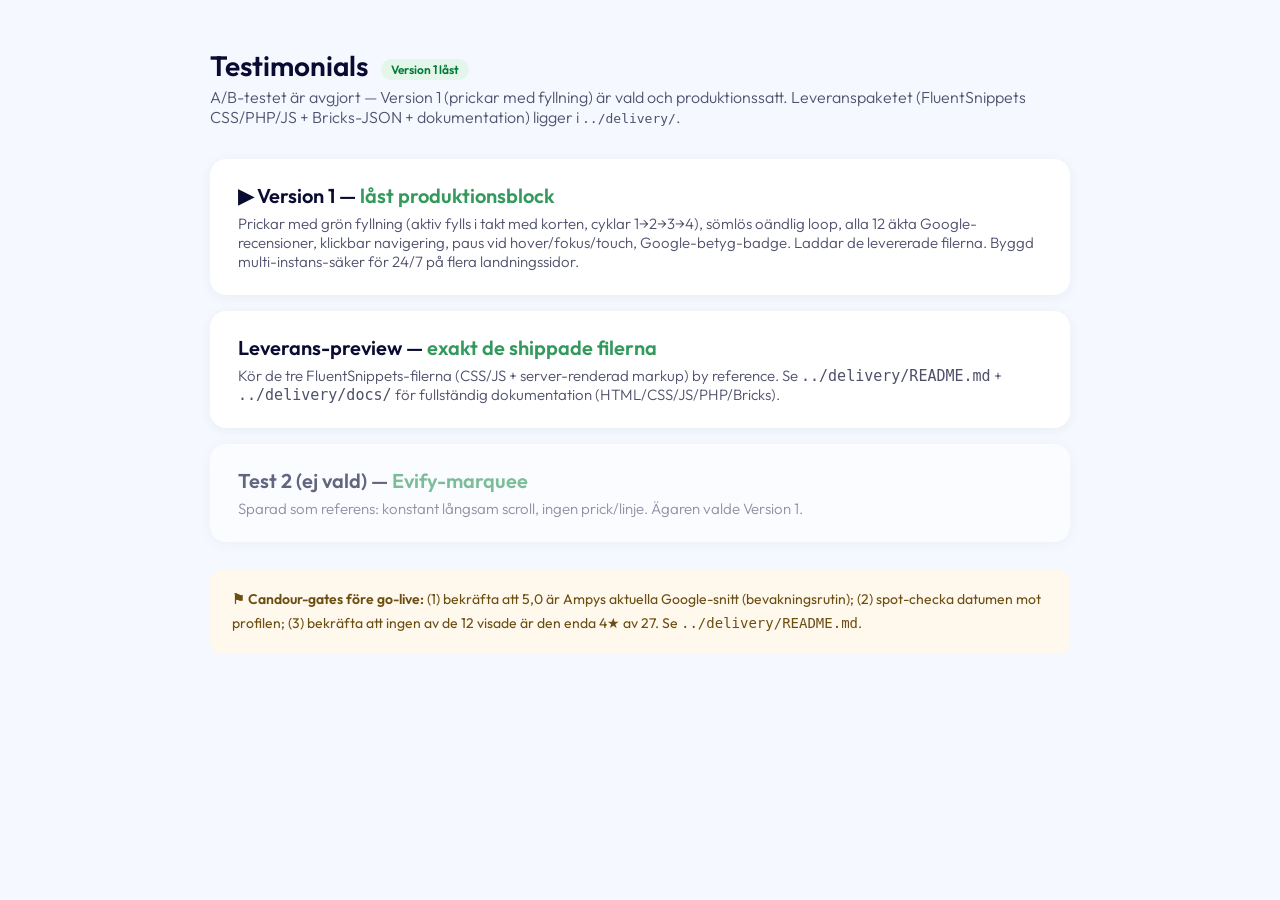
<file: redesign/index.html>
<!DOCTYPE html>
<html lang="sv-SE">
<head>
<meta charset="UTF-8">
<meta name="viewport" content="width=device-width, initial-scale=1">
<title>Ampy Testimonials — Version 1 (låst) + leverans</title>
<link href="https://fonts.googleapis.com/css2?family=Outfit:wght@300;400;500;600;700&display=swap" rel="stylesheet">
<style>
html { box-sizing: border-box; } *, *::before, *::after { box-sizing: inherit; }
body { margin: 0; font-family: 'Outfit', sans-serif; background: hsl(216 100% 98%); color: #090b32; padding: 48px 24px; }
.wrap { max-width: 860px; margin: 0 auto; }
h1 { font-size: 28px; font-weight: 600; margin: 0 0 4px; }
p.lead { margin: 0 0 32px; font-weight: 300; color: rgba(9,11,50,.7); }
.tag { display:inline-block; font-size:12px; font-weight:600; color:#007a37; background:#e4f6ea; border-radius:99px; padding:3px 10px; margin-left:8px; vertical-align:middle; }
a.opt { display: block; background: #fff; border-radius: 16px; padding: 24px 28px; margin-bottom: 16px;
  text-decoration: none; color: inherit; box-shadow: 0 2px 12px rgba(9,11,50,.06); transition: box-shadow .2s ease, transform .2s ease; }
a.opt:hover { box-shadow: 0 8px 24px rgba(9,11,50,.1); transform: translateY(-2px); }
.opt h2 { margin: 0 0 6px; font-size: 20px; font-weight: 600; }
.opt h2 span { color: #33995c; }
.opt p { margin: 0; font-weight: 300; font-size: 15px; color: rgba(9,11,50,.72); }
.muted a.opt { opacity:.62; }
.note { margin-top: 28px; padding: 18px 22px; background: #fff8ec; border-radius: 12px; font-size: 14px; line-height: 1.7; color: #6b4e12; }
.note strong { font-weight: 600; }
</style>
</head>
<body>
<div class="wrap">
  <h1>Testimonials <span class="tag">Version 1 låst</span></h1>
  <p class="lead">A/B-testet är avgjort — Version 1 (prickar med fyllning) är vald och produktionssatt. Leveranspaketet (FluentSnippets CSS/PHP/JS + Bricks-JSON + dokumentation) ligger i <code>../delivery/</code>.</p>

  <a class="opt" href="a/index.html">
    <h2>▶ Version 1 — <span>låst produktionsblock</span></h2>
    <p>Prickar med grön fyllning (aktiv fylls i takt med korten, cyklar 1→2→3→4), sömlös oändlig loop, alla 12 äkta Google-recensioner, klickbar navigering, paus vid hover/fokus/touch, Google-betyg-badge. Laddar de levererade filerna. Byggd multi-instans-säker för 24/7 på flera landningssidor.</p>
  </a>

  <a class="opt" href="../delivery/preview.html">
    <h2>Leverans-preview — <span>exakt de shippade filerna</span></h2>
    <p>Kör de tre FluentSnippets-filerna (CSS/JS + server-renderad markup) by reference. Se <code>../delivery/README.md</code> + <code>../delivery/docs/</code> för fullständig dokumentation (HTML/CSS/JS/PHP/Bricks).</p>
  </a>

  <div class="muted">
  <a class="opt" href="b/index.html">
    <h2>Test 2 (ej vald) — <span>Evify-marquee</span></h2>
    <p>Sparad som referens: konstant långsam scroll, ingen prick/linje. Ägaren valde Version 1.</p>
  </a>
  </div>

  <div class="note">
    <strong>⚑ Candour-gates före go-live:</strong> (1) bekräfta att 5,0 är Ampys aktuella Google-snitt (bevakningsrutin); (2) spot-checka datumen mot profilen; (3) bekräfta att ingen av de 12 visade är den enda 4★ av 27. Se <code>../delivery/README.md</code>.
  </div>
</div>
</body>
</html>
</file>
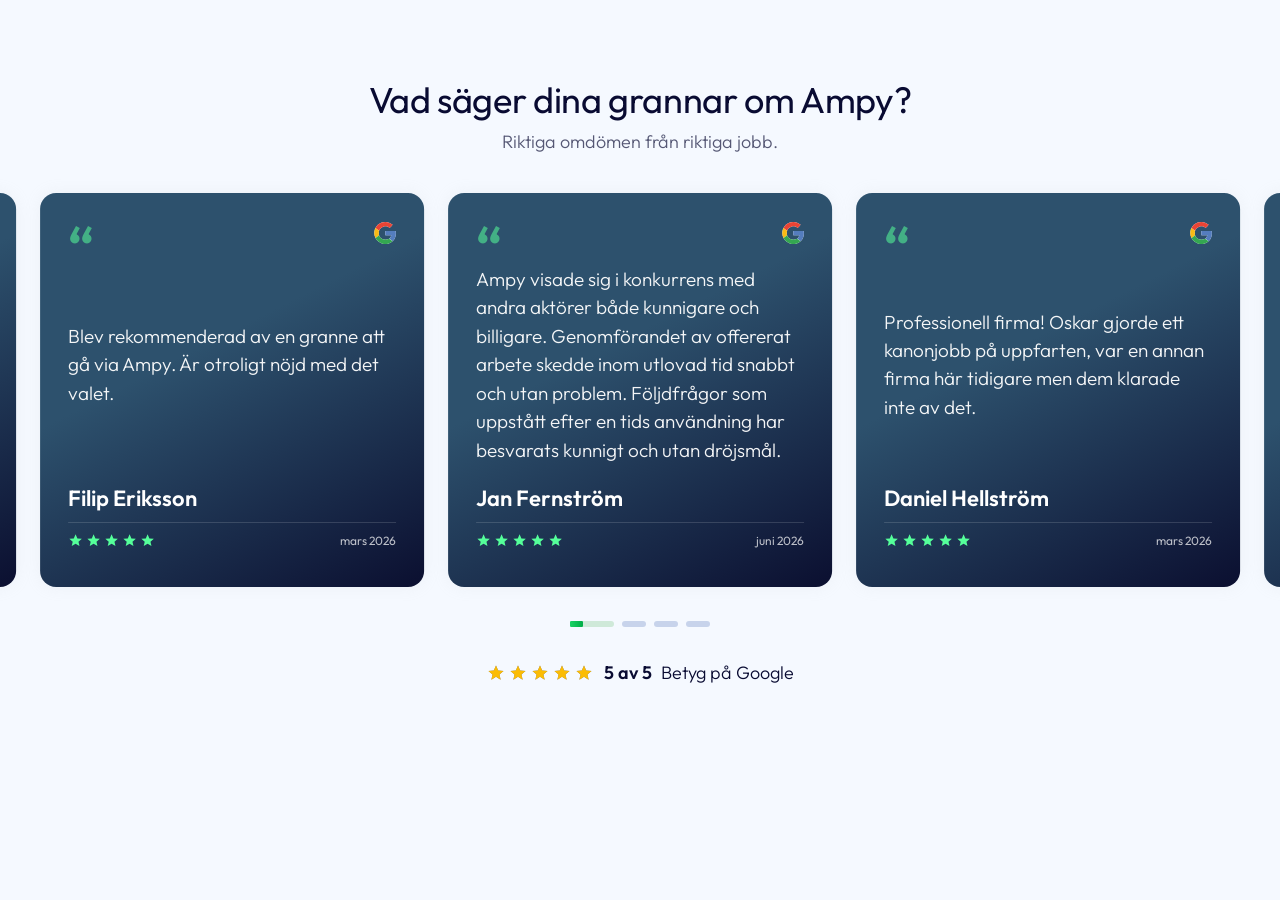
<file: redesign/a/index.html>
<!DOCTYPE html>
<html lang="sv-SE">
<head>
<meta charset="UTF-8">
<meta name="viewport" content="width=device-width, initial-scale=1">
<title>Ampy Testimonials — A/B-test 1 (prickar med fyllning)</title>
<link rel="preconnect" href="https://fonts.googleapis.com">
<link rel="preconnect" href="https://fonts.gstatic.com" crossorigin>
<link href="https://fonts.googleapis.com/css2?family=Outfit:wght@300;400;500;600;700&display=swap" rel="stylesheet">
<link rel="stylesheet" href="../shared/tokens.css">
<link rel="stylesheet" href="../shared/splide.css">
<style>
/* ============================================================
   A/B-TEST 1 — nuvarande design, finslipad (ägar-feedback 2026-07-19, runda 6)
   - Övre progress-LINJEN BORTTAGEN. Den gröna fyllningen flyttad till PRICKARNA.
   - 4 prickar totalt: aktiv prick fylls grönt över intervallet, flyttar 1→2→3→4
     och BÖRJAR OM (index % 4). Alla 12 omdömen visas (prickarna cyklar).
   - Prickarna är klickbara (manuell navigering), pausar vid hover, samma 4s-tempo.
   - Sömlös oändlig loop (type:loop). Alla 12 omdömen även på MOBIL.
   ⚑ Betyg 5,0 · 27 recensioner ägar-bekräftat 2026-07-19.
   ============================================================ */
html { font-size: 62.5%; box-sizing: border-box; }
*, *::before, *::after { box-sizing: inherit; }
body {
  margin: 0;
  font-family: 'Outfit', sans-serif;
  font-weight: 300;
  font-size: var(--aptext-sm);
  background: var(--color-2, hsl(216 100% 98%));
  color: var(--apmidnight-blue);
  -webkit-font-smoothing: antialiased;
}

.testimonial-a { padding: var(--apspace-2xl) var(--apspace-m); overflow: hidden; }
.testimonial-a__inner { max-width: 1200px; margin: 0 auto; }

/* --- Rubrikpartiet --- */
.testimonial-a__header { text-align: center; max-width: 72rem; margin: 0 auto var(--apspace-l); }
.testimonial-a__heading {
  margin: 0 0 var(--apspace-2xs);
  font-size: var(--aptext-2xl); font-weight: 400;
  letter-spacing: -0.01em; line-height: 1.15;
  color: var(--apmidnight-blue);
}
.testimonial-a__subline {
  margin: 0; font-size: var(--aptext-m); font-weight: 300;
  color: rgba(9, 11, 50, 0.68);
}

/* --- Slider --- */
.testimonial-a .splide__track { overflow: visible; }
.testimonial-a .splide { padding-bottom: var(--apspace-2xs); }

/* --- Kortet (låst DNA; citat centrerat, 17–19px) --- */
:root { --card-text-size: clamp(1.7rem, calc(0.21vw + 1.63rem), 1.9rem); }
.card {
  margin: 0;
  display: flex; flex-direction: column;
  min-height: 360px; height: 100%;
  padding: var(--apspace-m) var(--apspace-m) var(--apspace-l);
  border-radius: var(--radius);
  background: linear-gradient(-27deg, #0b0f30 0%, #2d516d 60%);
  color: #fff;
  box-shadow: 0 0 16px 0 rgba(190, 190, 190, 0.14);
  position: relative;
}
.card__top { display: flex; align-items: center; justify-content: space-between; min-height: 2.4rem; }
.card__quote-mark {
  font-size: 5.6rem; line-height: 1; font-weight: 600;
  color: var(--apneon-mint); opacity: 0.55;
  height: 2.4rem; margin-top: -0.4rem; user-select: none;
}
.card__google { width: 22px; height: 22px; flex: 0 0 auto; }
.card__body { flex: 1 1 auto; display: flex; align-items: center; padding: var(--apspace-s) 0; }
.card__text {
  margin: 0; font-size: var(--card-text-size); font-weight: 300;
  line-height: 1.5; color: rgba(255, 255, 255, 0.95);
}
.card__foot { flex: 0 0 auto; }
.card__name { margin: 0 0 var(--apspace-2xs); font-size: var(--aptext-ml); font-weight: 600; }
.card__divider { border: 0; border-top: 1px solid rgba(255, 255, 255, 0.14); margin: 0 0 var(--apspace-2xs); }
.card__meta { display: flex; align-items: center; gap: 0.8rem; }
.card__stars { display: inline-flex; gap: 0.3rem; }
.card__stars svg { width: 15px; height: 15px; fill: var(--apneon-mint); }
.card__date { margin-left: auto; font-size: var(--aptext-xs); font-weight: 400; color: rgba(255, 255, 255, 0.72); }

/* --- Navigering: 4 prickar med grön fyllning på den aktiva --- */
.testimonial-a__nav {
  display: flex; justify-content: center; gap: 0.8rem;
  margin-top: var(--apspace-s); padding: 0.4rem 0;
}
.tdot {
  width: 2.4rem; height: 0.6rem; border-radius: var(--apradius-full);
  background: #c7d3eb; border: none; cursor: pointer; padding: 0; margin: 0;
  position: relative; overflow: visible;
  transition: width .35s ease, background-color .35s ease;
}
/* Osynligt träffområde ≥44px (WCAG 2.5.8) */
.tdot::before { content: ""; position: absolute; inset: -1.9rem -0.4rem; z-index: 2; }
.tdot.is-active { width: 4.4rem; background: #cfe9d9; }
.tdot__fill {
  position: absolute; inset: 0; border-radius: inherit;
  background: linear-gradient(90deg, var(--brightgreen), #00ad48);
  transform: scaleX(0); transform-origin: left center;
  will-change: transform;
}

/* --- Google-betyg: guldstjärnor + svart text, LÄNKAD, ≥44px träffyta --- */
.testimonial-a__rating { display: flex; justify-content: center; margin-top: var(--apspace-s); position: relative; z-index: 1; }
.rating-badge {
  display: inline-flex; align-items: center; gap: 1.1rem;
  min-height: 44px; padding: 0.8rem 1.2rem;
  text-decoration: none; color: inherit; cursor: pointer;
}
.rating-badge:hover .rating-badge__text { text-decoration: underline; text-underline-offset: 4px; }
.rating-badge__stars { display: inline-flex; gap: 0.4rem; }
.rating-badge__stars svg { width: 18px; height: 18px; fill: #fbbc04; filter: drop-shadow(0 0 .5px rgba(9, 11, 50, 0.55)); }
.rating-badge__text { font-size: var(--aptext-m); font-weight: 300; color: var(--apmidnight-blue); white-space: nowrap; }
.rating-badge__text strong { font-weight: 600; margin-right: 0.9rem; }

/* --- Tablet 760–1024: fullt set, 2-upp --- */
@media (max-width: 1024px) and (min-width: 760px) {
  .testimonial-a { padding: var(--apspace-xl) var(--apspace-m); }
  .card { min-height: 340px; }
}
/* --- Kompakt 1-upp ≤759: ingen subline, lättare rubrik, fullbredds-kort --- */
@media (max-width: 759px) {
  .testimonial-a { padding: var(--apspace-xl) var(--apspace-s); }
  .testimonial-a__heading { font-size: clamp(2.3rem, 6.4vw, 2.7rem); font-weight: 400; }
  .testimonial-a__subline { display: none; }
  .testimonial-a__header { margin-bottom: 3.2rem; }
  .card { min-height: 300px; }
  .card__body { padding: var(--apspace-xs) 0; }
  .rating-badge__stars svg { width: 17px; height: 17px; }
  .rating-badge__text { font-size: var(--aptext-sm); }
}
</style>
</head>
<body>

<section class="testimonial-a" aria-label="Omdömen från Ampys kunder">
  <div class="testimonial-a__inner">

    <header class="testimonial-a__header">
      <h2 class="testimonial-a__heading">Vad säger dina grannar om Ampy?</h2>
      <p class="testimonial-a__subline">Riktiga omdömen från riktiga jobb.</p>
    </header>

    <div class="splide" id="review-slider" aria-label="Kundomdömen">
      <div class="splide__track">
        <ul class="splide__list"><!-- slides injiceras av JS --></ul>
      </div>
    </div>

    <!-- 4 prickar med grön fyllning på aktiv (cyklar genom alla omdömen) -->
    <div class="testimonial-a__nav" role="group" aria-label="Bläddra bland omdömen"></div>

    <!-- Google-betyg, LÄNKAD till Ampys Google-profil (samma URL som sajten). -->
    <div class="testimonial-a__rating">
      <a class="rating-badge"
         href="https://www.google.com/maps/place/Ampy/@59.3576299,17.9842061,17z/data=!3m1!4b1!4m6!3m5!1s0x2bec1ce5c4ed9ce9:0xfce1752e84a1bfee!8m2!3d59.3576272!4d17.986781!16s%2Fg%2F11ypjy9rrm"
         target="_blank" rel="noopener noreferrer" aria-label="Läs Ampys omdömen på Google, öppnas i ny flik">
        <span class="rating-badge__stars" role="img" aria-label="5 av 5 stjärnor">
          <svg viewBox="0 0 24 24"><path d="M12 2l2.9 6.6 7.1.6-5.4 4.7 1.6 7L12 17l-6.2 3.9 1.6-7L2 9.2l7.1-.6z"/></svg>
          <svg viewBox="0 0 24 24"><path d="M12 2l2.9 6.6 7.1.6-5.4 4.7 1.6 7L12 17l-6.2 3.9 1.6-7L2 9.2l7.1-.6z"/></svg>
          <svg viewBox="0 0 24 24"><path d="M12 2l2.9 6.6 7.1.6-5.4 4.7 1.6 7L12 17l-6.2 3.9 1.6-7L2 9.2l7.1-.6z"/></svg>
          <svg viewBox="0 0 24 24"><path d="M12 2l2.9 6.6 7.1.6-5.4 4.7 1.6 7L12 17l-6.2 3.9 1.6-7L2 9.2l7.1-.6z"/></svg>
          <svg viewBox="0 0 24 24"><path d="M12 2l2.9 6.6 7.1.6-5.4 4.7 1.6 7L12 17l-6.2 3.9 1.6-7L2 9.2l7.1-.6z"/></svg>
        </span>
        <span class="rating-badge__text"><strong>5 av 5</strong>Betyg på Google</span>
      </a>
    </div>

  </div>
</section>

<script src="../shared/splide.min.js"></script>
<script>
/* ÄKTA Google-recensioner, ordagrant (ägarens lista 2026-07-19). Jan Fernström #2.
   Datum = månad härledd ur Googles relativa tidsstämpel (spot-checka vid go-live). */
const REVIEWS = [
  { name: "Filip Eriksson", text: "Blev rekommenderad av en granne att gå via Ampy. Är otroligt nöjd med det valet.", date: "mars 2026" },
  { name: "Jan Fernström", text: "Ampy visade sig i konkurrens med andra aktörer både kunnigare och billigare. Genomförandet av offererat arbete skedde inom utlovad tid snabbt och utan problem. Följdfrågor som uppstått efter en tids användning har besvarats kunnigt och utan dröjsmål.", date: "juni 2026" },
  { name: "Daniel Hellström", text: "Professionell firma! Oskar gjorde ett kanonjobb på uppfarten, var en annan firma här tidigare men dem klarade inte av det.", date: "mars 2026" },
  { name: "Mohammed Abduljaleel", text: "Kan verkligen rekommendera Ampy. Trevlig kontakt, punktliga och noggranna. Arbetet blev riktigt bra och priset var rimligt. Kommer definitivt att anlita dom igen i framtiden.", date: "juni 2026" },
  { name: "Alexandra Kamona", text: "Vi är supernöjda med de som installerade vår elbox! Väldigt proffsiga och trevliga att ha att göra med. Rekommenderas varmt!", date: "maj 2026" },
  { name: "Mathias Franzen", text: "Sökte en helhetslösning för hembatteri. Ampy levererade över förväntan. Snabbt, smidigt och tryggt!", date: "mars 2026" },
  { name: "Moa Olaussen", text: "Snabb hjälp när elcentralen strulade. Ampy dök upp direkt och löste allt med högsta precision. Rekommenderas!", date: "mars 2026" },
  { name: "Sofia Hamren", text: "Jättebra och professionell service! Elektrikern förstod direkt vad som behövde göras och utförde arbetet effektivt och med mycket bra resultat. Rekommenderas!", date: "april 2026" },
  { name: "Hugo Grafström Olsson", text: "Från start till mål levererades en service i världsklass!", date: "mars 2026" },
  { name: "Josephine Lundqvist", text: "Fick hjälp med belysningen i hela lägenheten under min renovering. Väldigt nöjd.", date: "maj 2026" },
  { name: "dany Hanna", text: "Supernöjd, bra gäng, trevliga pålitliga och snabba.", date: "juni 2026" },
  { name: "Adam Andersson", text: "Proffsig rådgivning inför vår installation. Känns tryggt att anlita experter.", date: "mars 2026" }
];

const STAR = '<svg viewBox="0 0 24 24" aria-hidden="true"><path d="M12 2l2.9 6.6 7.1.6-5.4 4.7 1.6 7L12 17l-6.2 3.9 1.6-7L2 9.2l7.1-.6z"/></svg>';
const slideHTML = r => `
  <li class="splide__slide">
    <figure class="card">
      <div class="card__top">
        <span class="card__quote-mark" aria-hidden="true">“</span>
        <img class="card__google" src="../shared/google-g.svg" alt="Google-omdöme">
      </div>
      <div class="card__body">
        <blockquote class="card__text" style="margin:0">${r.text}</blockquote>
      </div>
      <figcaption class="card__foot">
        <div class="card__name">${r.name}</div>
        <hr class="card__divider">
        <div class="card__meta">
          <span class="card__stars" role="img" aria-label="5 av 5 stjärnor">${STAR.repeat(5)}</span>
          <span class="card__date">${r.date}</span>
        </div>
      </figcaption>
    </figure>
  </li>`;

const list = document.querySelector('.splide__list');
const sliderEl = document.getElementById('review-slider');
const nav = document.querySelector('.testimonial-a__nav');
const INTERVAL = 4000, SPEED = 500;
const DOTS = 4;                         // 4 prickar totalt (cyklar via index % 4)

const mq = window.matchMedia('(max-width: 759px)');
const reduceMQ = window.matchMedia('(prefers-reduced-motion: reduce)');
const perfNow = () => (window.performance && performance.now) ? performance.now() : Date.now();
const clamp01 = r => Math.max(0, Math.min(1, r));

/* Bygg de 4 prickarna EN gång (klickbara). */
nav.innerHTML = Array.from({ length: DOTS }, (_, i) =>
  `<button class="tdot" type="button" aria-label="Bläddra bland omdömen, prick ${i + 1} av ${DOTS}"><span class="tdot__fill"></span></button>`
).join('');
const dots = [...nav.querySelectorAll('.tdot')];
const fillOf = i => dots[i].querySelector('.tdot__fill');

let splide = null;
let playingEventSeen = false;
let paused = false;
let cycleStart = 0;
let curRate = 0;

const activeDotIdx = () => splide ? (((splide.index % DOTS) + DOTS) % DOTS) : 0;

/* Markera aktiv prick, nollställ övrigas fyllning. */
function refreshDots() {
  const a = activeDotIdx();
  dots.forEach((d, i) => {
    d.classList.toggle('is-active', i === a);
    if (i === a) d.setAttribute('aria-current', 'true'); else d.removeAttribute('aria-current');
    if (i !== a) fillOf(i).style.transform = 'scaleX(0)';
  });
}
/* Sätt fyllningsgrad på AKTIV prick (0→1). */
function setRate(r) { curRate = clamp01(r); const f = fillOf(activeDotIdx()); if (f) f.style.transform = 'scaleX(' + curRate + ')'; }

/* Klick på prick i → gå till motsvarande omdöme i nuvarande grupp om 4. */
dots.forEach((d, i) => d.addEventListener('click', () => {
  if (!splide) return;
  const target = Math.floor(splide.index / DOTS) * DOTS + i;
  if (target === splide.index) { setRate(0); cycleStart = perfNow(); }  // redan aktiv → starta om fyllningen
  else splide.go(target);
}));

function build() {
  const reduce = reduceMQ.matches;
  const mobile = mq.matches;
  if (splide) splide.destroy(true);
  list.innerHTML = REVIEWS.map(slideHTML).join('');   // ALLA omdömen, även på mobil
  splide = new Splide(sliderEl, {
    /* type:'loop' = sömlös oändlig loop; perMove 1 = byt 1 kort i taget. */
    type: 'loop', perPage: mobile ? 1 : 3, perMove: 1, gap: '24px',
    autoplay: !reduce, interval: INTERVAL, speed: SPEED,
    pauseOnHover: true, pauseOnFocus: true, resetProgress: false,
    arrows: false, pagination: false,                  // egna prickar, ej Splides
    mediaQuery: 'max',
    breakpoints: mobile ? {} : { 1024: { perPage: 2 } }
  }).mount();

  refreshDots();
  setRate(0);
  cycleStart = perfNow();

  /* Vid kortbyte: uppdatera aktiv prick + nollställ fyllning + starta om cykeln. */
  splide.on('move', () => { refreshDots(); setRate(0); cycleStart = perfNow(); });

  /* Primär drivning: Splides VERKLIGA timer (frame-exakt). Ingen paus-gate —
     eventet fyras bara medan autoplay faktiskt spelar, så en tappad hover-leave
     kan aldrig frysa fyllningen. */
  splide.on('autoplay:playing', rate => { playingEventSeen = true; setRate(rate); });

  if (reduce) setRate(1); /* statisk full prick när autoplay är av */
}

/* Hover-paus endast för fallback-loopen (Splide sköter sin egen autoplay-paus). */
sliderEl.addEventListener('mouseenter', () => { paused = true; });
sliderEl.addEventListener('mouseleave', () => { paused = false; cycleStart = perfNow() - curRate * (INTERVAL + SPEED); });

/* Fallback: driver fyllningen ENDAST om 'autoplay:playing' aldrig setts. */
function rafTick() {
  if (playingEventSeen) return;
  if (splide && !paused && !reduceMQ.matches) setRate((perfNow() - cycleStart) / (INTERVAL + SPEED));
  requestAnimationFrame(rafTick);
}
requestAnimationFrame(rafTick);

/* Snyggare återkomst efter flikbyte. */
document.addEventListener('visibilitychange', () => {
  if (!document.hidden && splide) { setRate(0); cycleStart = perfNow(); }
});

mq.addEventListener('change', build);
reduceMQ.addEventListener('change', build);
build();
</script>
</body>
</html>
</file>
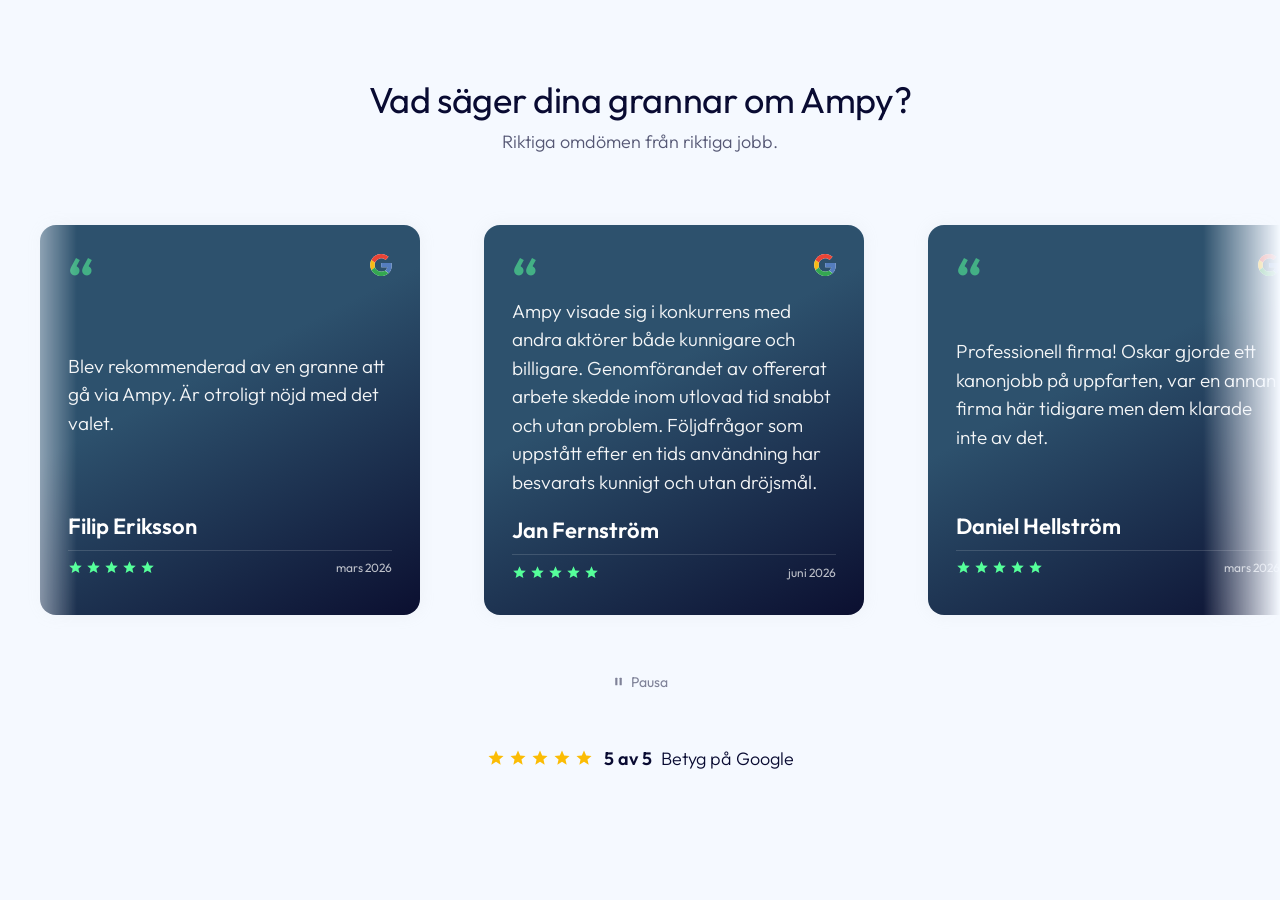
<file: redesign/b/index.html>
<!DOCTYPE html>
<html lang="sv-SE">
<head>
<meta charset="UTF-8">
<meta name="viewport" content="width=device-width, initial-scale=1">
<title>Ampy Testimonials — A/B-test 2 (konstant marquee)</title>
<link rel="preconnect" href="https://fonts.googleapis.com">
<link rel="preconnect" href="https://fonts.gstatic.com" crossorigin>
<link href="https://fonts.googleapis.com/css2?family=Outfit:wght@300;400;500;600;700&display=swap" rel="stylesheet">
<link rel="stylesheet" href="../shared/tokens.css">
<style>
/* ============================================================
   A/B-TEST 2 — Evify-stil: långsam KONSTANT marquee (ägar-feedback 2026-07-19)
   - En rad, alla kort glider långsamt och konstant åt vänster, sömlös loop
     (kort-settet dubblerat → wrappar utan hopp). PAUSAR vid hover.
   - INGA prickar, INGEN progress-linje, ingen tidsbaserad "byt"-animation.
   - Enda indikatorn under: "5 av 5 Betyg på Google" (renare design).
   - Kanterna tonar ut (mask). Reduced-motion: statisk, horisontellt scrollbar.
   ⚑ Betyg 5,0 · 27 recensioner ägar-bekräftat 2026-07-19.
   ============================================================ */
html { font-size: 62.5%; box-sizing: border-box; }
*, *::before, *::after { box-sizing: inherit; }
body {
  margin: 0;
  font-family: 'Outfit', sans-serif;
  font-weight: 300;
  font-size: var(--aptext-sm);
  background: var(--color-2, hsl(216 100% 98%));
  color: var(--apmidnight-blue);
  -webkit-font-smoothing: antialiased;
}

.testimonial-b { padding: var(--apspace-2xl) 0; overflow: hidden; }
.testimonial-b__header { text-align: center; max-width: 72rem; margin: 0 auto var(--apspace-l); padding: 0 var(--apspace-m); }
.testimonial-b__heading {
  margin: 0 0 var(--apspace-2xs);
  font-size: var(--aptext-2xl); font-weight: 400;
  letter-spacing: -0.01em; line-height: 1.15;
  color: var(--apmidnight-blue);
}
.testimonial-b__subline { margin: 0; font-size: var(--aptext-m); font-weight: 300; color: rgba(9, 11, 50, 0.68); }

/* --- Marquee --- */
.marquee {
  overflow: hidden;
  -webkit-mask: linear-gradient(90deg, transparent, #000 6%, #000 94%, transparent);
  mask: linear-gradient(90deg, transparent, #000 6%, #000 94%, transparent);
}
.marquee__track {
  display: flex; width: max-content;
  padding: 1.6rem 0;                     /* rum för kortens skugga */
  animation: marquee var(--dur, 80s) linear infinite;
  will-change: transform;
}
.marquee:hover .marquee__track,
.marquee:focus-within .marquee__track,
.marquee.is-paused .marquee__track { animation-play-state: paused; }
@keyframes marquee { from { transform: translateX(0); } to { transform: translateX(-50%); } }

/* Paus/spela-kontroll (WCAG 2.2.2 — behövs för touch + tangentbord) */
.marquee-toggle {
  display: inline-flex; align-items: center; gap: 0.6rem;
  margin: var(--apspace-s) auto 0; padding: 0.6rem 1.2rem;
  background: none; border: none; cursor: pointer; font-family: inherit;
  font-size: var(--aptext-s); font-weight: 400; color: rgba(9, 11, 50, 0.5);
  border-radius: var(--apradius-full); transition: color .2s ease;
}
.testimonial-b__controls { display: flex; justify-content: center; padding: 0 var(--apspace-m); }
.marquee-toggle:hover, .marquee-toggle:focus-visible { color: var(--apmidnight-blue); outline: none; }
.marquee-toggle svg { width: 13px; height: 13px; fill: currentColor; }
.marquee-toggle .icon-play { display: none; }
.marquee-toggle.is-paused .icon-pause { display: none; }
.marquee-toggle.is-paused .icon-play { display: inline; }

/* --- Kortet (samma DNA, fast bredd för marquee-matten) --- */
.card {
  flex: 0 0 auto;
  width: 380px; margin-right: 24px;      /* margin (ej gap) → -50% blir exakt */
  display: flex; flex-direction: column;
  height: 390px;                          /* fast höjd → jämna kort, inget tomrum-kaos från Jans långa citat */
  padding: var(--apspace-m) var(--apspace-m) var(--apspace-l);
  border-radius: var(--radius);
  background: linear-gradient(-27deg, #0b0f30 0%, #2d516d 60%);
  color: #fff;
  box-shadow: 0 0 16px 0 rgba(190, 190, 190, 0.14);
  position: relative;
}
.card__top { display: flex; align-items: center; justify-content: space-between; min-height: 2.4rem; }
.card__quote-mark {
  font-size: 5.6rem; line-height: 1; font-weight: 600;
  color: var(--apneon-mint); opacity: 0.55;
  height: 2.4rem; margin-top: -0.4rem; user-select: none;
}
.card__google { width: 22px; height: 22px; flex: 0 0 auto; }
.card__body { flex: 1 1 auto; display: flex; align-items: center; padding: var(--apspace-s) 0; }
.card__text {
  margin: 0; font-size: clamp(1.7rem, calc(0.21vw + 1.63rem), 1.9rem); font-weight: 300;
  line-height: 1.5; color: rgba(255, 255, 255, 0.95);
}
.card__foot { flex: 0 0 auto; }
.card__name { margin: 0 0 var(--apspace-2xs); font-size: var(--aptext-ml); font-weight: 600; }
.card__divider { border: 0; border-top: 1px solid rgba(255, 255, 255, 0.14); margin: 0 0 var(--apspace-2xs); }
.card__meta { display: flex; align-items: center; gap: 0.8rem; }
.card__stars { display: inline-flex; gap: 0.3rem; }
.card__stars svg { width: 15px; height: 15px; fill: var(--apneon-mint); }
.card__date { margin-left: auto; font-size: var(--aptext-xs); font-weight: 400; color: rgba(255, 255, 255, 0.72); }

/* --- Google-betyg (enda indikatorn) --- */
.testimonial-b__rating { display: flex; justify-content: center; margin-top: var(--apspace-l); padding: 0 var(--apspace-m); }
.rating-badge {
  display: inline-flex; align-items: center; gap: 1.1rem;
  min-height: 44px; padding: 0.8rem 1.2rem;
  text-decoration: none; color: inherit; cursor: pointer;
}
.rating-badge:hover .rating-badge__text { text-decoration: underline; text-underline-offset: 4px; }
.rating-badge__stars { display: inline-flex; gap: 0.4rem; }
.rating-badge__stars svg { width: 18px; height: 18px; fill: #fbbc04; }
.rating-badge__text { font-size: var(--aptext-m); font-weight: 300; color: var(--apmidnight-blue); white-space: nowrap; }
.rating-badge__text strong { font-weight: 600; margin-right: 0.9rem; }

@media (max-width: 759px) {
  .testimonial-b { padding: var(--apspace-xl) 0; }
  .testimonial-b__heading { font-size: clamp(2.3rem, 6.4vw, 2.7rem); }
  .testimonial-b__subline { display: none; }
  .testimonial-b__header { margin-bottom: 3.2rem; }
  .card { width: 300px; margin-right: 16px; height: 380px; }
  .rating-badge__stars svg { width: 17px; height: 17px; }
  .rating-badge__text { font-size: var(--aptext-sm); }
}

/* Respektera reduced-motion: ingen rörelse, gör raden scrollbar istället.
   Dölj då dubbletterna (annars syns varje omdöme två gånger vid scroll) och
   göm paus-knappen (inget att pausa). */
@media (prefers-reduced-motion: reduce) {
  .marquee { overflow-x: auto; -webkit-overflow-scrolling: touch; }
  .marquee__track { animation: none; }
  .marquee__track > .card[aria-hidden="true"] { display: none; }
  .testimonial-b__controls { display: none; }
}
</style>
</head>
<body>

<section class="testimonial-b" aria-label="Omdömen från Ampys kunder">

  <header class="testimonial-b__header">
    <h2 class="testimonial-b__heading">Vad säger dina grannar om Ampy?</h2>
    <p class="testimonial-b__subline">Riktiga omdömen från riktiga jobb.</p>
  </header>

  <div class="marquee" id="marquee" tabindex="0" role="group" aria-label="Kundomdömen, rör sig i sidled">
    <div class="marquee__track" id="track"><!-- kort injiceras (× 2) av JS --></div>
  </div>

  <div class="testimonial-b__controls">
    <button class="marquee-toggle" id="marquee-toggle" type="button" aria-pressed="false">
      <svg class="icon-pause" viewBox="0 0 24 24" aria-hidden="true"><rect x="6" y="5" width="4" height="14" rx="1"/><rect x="14" y="5" width="4" height="14" rx="1"/></svg>
      <svg class="icon-play" viewBox="0 0 24 24" aria-hidden="true"><path d="M8 5v14l11-7z"/></svg>
      <span class="marquee-toggle__label">Pausa</span>
    </button>
  </div>

  <div class="testimonial-b__rating">
    <a class="rating-badge"
       href="https://www.google.com/maps/place/Ampy/@59.3576299,17.9842061,17z/data=!3m1!4b1!4m6!3m5!1s0x2bec1ce5c4ed9ce9:0xfce1752e84a1bfee!8m2!3d59.3576272!4d17.986781!16s%2Fg%2F11ypjy9rrm"
       target="_blank" rel="noopener noreferrer" aria-label="Läs Ampys omdömen på Google, öppnas i ny flik">
      <span class="rating-badge__stars" role="img" aria-label="5 av 5 stjärnor">
        <svg viewBox="0 0 24 24"><path d="M12 2l2.9 6.6 7.1.6-5.4 4.7 1.6 7L12 17l-6.2 3.9 1.6-7L2 9.2l7.1-.6z"/></svg>
        <svg viewBox="0 0 24 24"><path d="M12 2l2.9 6.6 7.1.6-5.4 4.7 1.6 7L12 17l-6.2 3.9 1.6-7L2 9.2l7.1-.6z"/></svg>
        <svg viewBox="0 0 24 24"><path d="M12 2l2.9 6.6 7.1.6-5.4 4.7 1.6 7L12 17l-6.2 3.9 1.6-7L2 9.2l7.1-.6z"/></svg>
        <svg viewBox="0 0 24 24"><path d="M12 2l2.9 6.6 7.1.6-5.4 4.7 1.6 7L12 17l-6.2 3.9 1.6-7L2 9.2l7.1-.6z"/></svg>
        <svg viewBox="0 0 24 24"><path d="M12 2l2.9 6.6 7.1.6-5.4 4.7 1.6 7L12 17l-6.2 3.9 1.6-7L2 9.2l7.1-.6z"/></svg>
      </span>
      <span class="rating-badge__text"><strong>5 av 5</strong>Betyg på Google</span>
    </a>
  </div>

</section>

<script>
/* ÄKTA Google-recensioner, ordagrant (ägarens lista 2026-07-19). Jan Fernström #2. */
const REVIEWS = [
  { name: "Filip Eriksson", text: "Blev rekommenderad av en granne att gå via Ampy. Är otroligt nöjd med det valet.", date: "mars 2026" },
  { name: "Jan Fernström", text: "Ampy visade sig i konkurrens med andra aktörer både kunnigare och billigare. Genomförandet av offererat arbete skedde inom utlovad tid snabbt och utan problem. Följdfrågor som uppstått efter en tids användning har besvarats kunnigt och utan dröjsmål.", date: "juni 2026" },
  { name: "Daniel Hellström", text: "Professionell firma! Oskar gjorde ett kanonjobb på uppfarten, var en annan firma här tidigare men dem klarade inte av det.", date: "mars 2026" },
  { name: "Mohammed Abduljaleel", text: "Kan verkligen rekommendera Ampy. Trevlig kontakt, punktliga och noggranna. Arbetet blev riktigt bra och priset var rimligt. Kommer definitivt att anlita dom igen i framtiden.", date: "juni 2026" },
  { name: "Alexandra Kamona", text: "Vi är supernöjda med de som installerade vår elbox! Väldigt proffsiga och trevliga att ha att göra med. Rekommenderas varmt!", date: "maj 2026" },
  { name: "Mathias Franzen", text: "Sökte en helhetslösning för hembatteri. Ampy levererade över förväntan. Snabbt, smidigt och tryggt!", date: "mars 2026" },
  { name: "Moa Olaussen", text: "Snabb hjälp när elcentralen strulade. Ampy dök upp direkt och löste allt med högsta precision. Rekommenderas!", date: "mars 2026" },
  { name: "Sofia Hamren", text: "Jättebra och professionell service! Elektrikern förstod direkt vad som behövde göras och utförde arbetet effektivt och med mycket bra resultat. Rekommenderas!", date: "april 2026" },
  { name: "Hugo Grafström Olsson", text: "Från start till mål levererades en service i världsklass!", date: "mars 2026" },
  { name: "Josephine Lundqvist", text: "Fick hjälp med belysningen i hela lägenheten under min renovering. Väldigt nöjd.", date: "maj 2026" },
  { name: "dany Hanna", text: "Supernöjd, bra gäng, trevliga pålitliga och snabba.", date: "juni 2026" },
  { name: "Adam Andersson", text: "Proffsig rådgivning inför vår installation. Känns tryggt att anlita experter.", date: "mars 2026" }
];

const STAR = '<svg viewBox="0 0 24 24" aria-hidden="true"><path d="M12 2l2.9 6.6 7.1.6-5.4 4.7 1.6 7L12 17l-6.2 3.9 1.6-7L2 9.2l7.1-.6z"/></svg>';
const cardHTML = (r, hidden) => `
  <figure class="card"${hidden ? ' aria-hidden="true"' : ''}>
    <div class="card__top">
      <span class="card__quote-mark" aria-hidden="true">“</span>
      <img class="card__google" src="../shared/google-g.svg" alt="${hidden ? '' : 'Google-omdöme'}">
    </div>
    <div class="card__body">
      <blockquote class="card__text" style="margin:0">${r.text}</blockquote>
    </div>
    <figcaption class="card__foot">
      <div class="card__name">${r.name}</div>
      <hr class="card__divider">
      <div class="card__meta">
        <span class="card__stars" role="img" aria-label="${hidden ? '' : '5 av 5 stjärnor'}">${STAR.repeat(5)}</span>
        <span class="card__date">${r.date}</span>
      </div>
    </figcaption>
  </figure>`;

const track = document.getElementById('track');
/* Två identiska set (andra aria-hidden) → -50% wrappar sömlöst. */
const setHTML = REVIEWS.map(r => cardHTML(r, false)).join('');
const dupHTML = REVIEWS.map(r => cardHTML(r, true)).join('');
track.innerHTML = setHTML + dupHTML;

/* Konstant hastighet oavsett skärm: duration = ETT sets bredd / målhastighet.
   Långsammare på mobil (35 px/s) så man hinner läsa; desktop 55 px/s (Evify-likt). */
const speedFor = () => window.matchMedia('(max-width: 759px)').matches ? 35 : 55;
function setDuration() {
  const cards = track.querySelectorAll('.card');
  if (!cards.length) return;
  const cardW = cards[0].getBoundingClientRect().width + parseFloat(getComputedStyle(cards[0]).marginRight);
  const setWidth = cardW * REVIEWS.length;
  track.style.setProperty('--dur', (setWidth / speedFor()) + 's');
}
setDuration();
let rt;
window.addEventListener('resize', () => { clearTimeout(rt); rt = setTimeout(setDuration, 150); });

/* Paus/spela — WCAG 2.2.2 (touch + tangentbord). Plus tap-to-pause på touch. */
const marquee = document.getElementById('marquee');
const toggle = document.getElementById('marquee-toggle');
const toggleLabel = toggle.querySelector('.marquee-toggle__label');
function setPaused(p) {
  marquee.classList.toggle('is-paused', p);
  toggle.classList.toggle('is-paused', p);
  toggle.setAttribute('aria-pressed', String(p));
  toggleLabel.textContent = p ? 'Spela' : 'Pausa';
}
toggle.addEventListener('click', () => setPaused(!marquee.classList.contains('is-paused')));
/* Tap på korten (endast touch) pausar/spelar — hover täcker mus, knappen täcker tangentbord. */
marquee.addEventListener('pointerdown', e => {
  if (e.pointerType === 'touch') setPaused(!marquee.classList.contains('is-paused'));
});
</script>
</body>
</html>
</file>
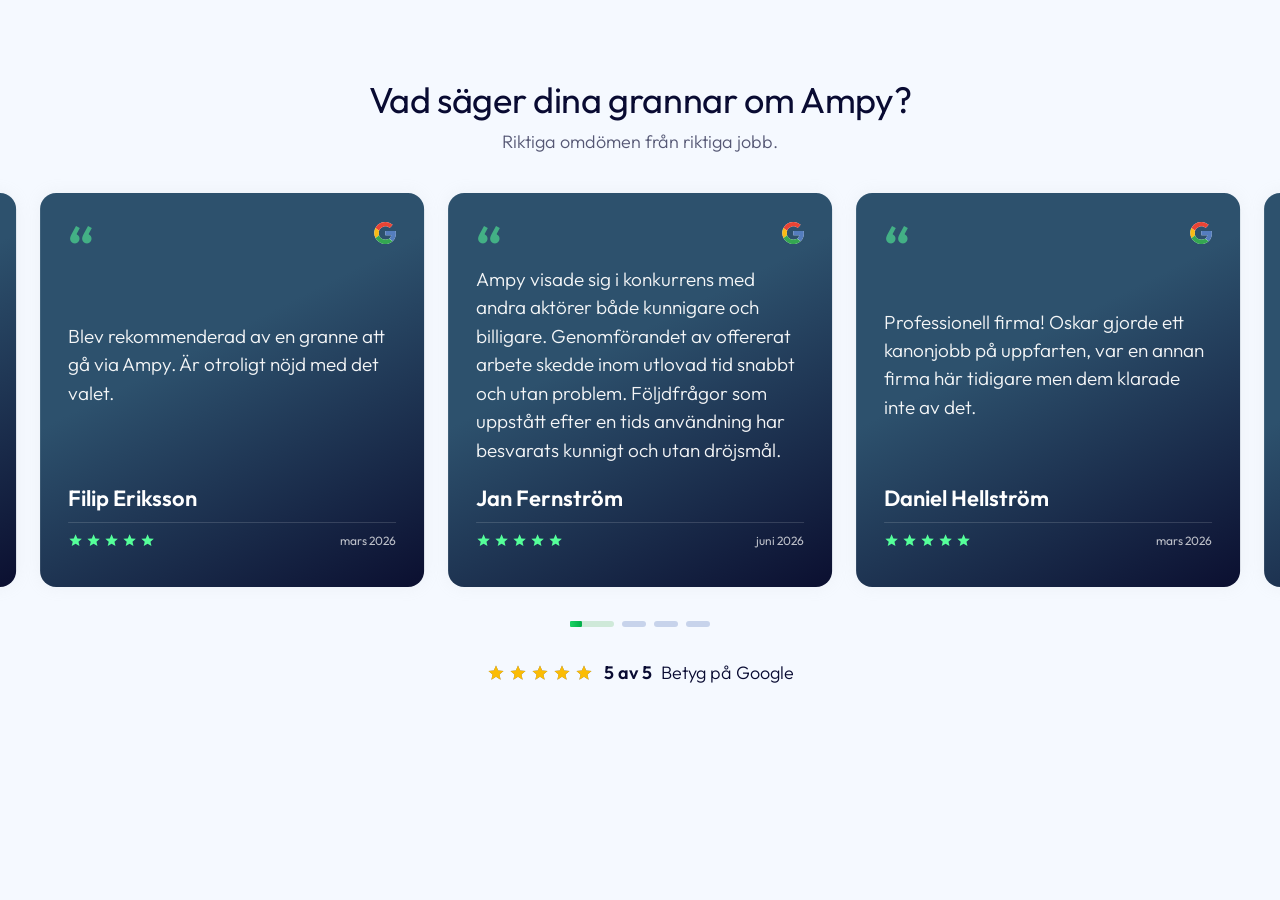
<file: delivery/preview.html>
<!DOCTYPE html>
<html lang="sv-SE">
<head>
<meta charset="UTF-8">
<meta name="viewport" content="width=device-width, initial-scale=1">
<title>Ampy Testimonials — preview (levererade filer)</title>

<!-- Standalone-preview: temat saknas lokalt, så vi förser det som Ampys Bricks-tema
     normalt ger globalt (Outfit + html 62.5% + tokens). I PRODUKTION laddas inget av
     detta av blocket — det ärvs från temat. Blockets egna filer nedan rör aldrig html/body. -->
<link rel="preconnect" href="https://fonts.googleapis.com">
<link rel="preconnect" href="https://fonts.gstatic.com" crossorigin>
<link href="https://fonts.googleapis.com/css2?family=Outfit:wght@300;400;500;600;700&display=swap" rel="stylesheet">
<link rel="stylesheet" href="assets/tokens.css">
<link rel="stylesheet" href="assets/splide.min.css">
<style>
  /* Endast för standalone-preview (motsvarar temat) — INTE del av leveransen */
  html { font-size: 62.5%; }
  body { margin: 0; background: var(--color-2, hsl(216 100% 98%)); }
</style>

<!-- === LEVERANSFIL 1/3: blockets CSS (by reference) === -->
<link rel="stylesheet" href="ampy-testimonials.css">
</head>
<body>

<!--
  SERVER-RENDERAD MARKUP (motsvarar exakt ampy-testimonials.php:s utdata).
  ul.splide__list börjar tom här; card-byggaren nedan fyller den = PHP-substitut
  för lokal preview. I produktion renderar PHP:en korten direkt i HTML:en.
-->
<section class="ampy-testimonials" aria-label="Omdömen från Ampys kunder">
  <div class="ampy-testimonials__inner">
    <header class="att-head">
      <h2 class="att-heading">Vad säger dina grannar om Ampy?</h2>
      <p class="att-sub">Riktiga omdömen från riktiga jobb.</p>
    </header>
    <div class="att-slider splide" aria-label="Kundomdömen">
      <div class="splide__track"><ul class="splide__list"></ul></div>
    </div>
    <div class="att-nav" role="group" aria-label="Bläddra bland omdömen"></div>
    <div class="att-rating">
      <a class="att-badge" href="https://www.google.com/maps/place/Ampy/@59.3576299,17.9842061,17z/data=!3m1!4b1!4m6!3m5!1s0x2bec1ce5c4ed9ce9:0xfce1752e84a1bfee!8m2!3d59.3576272!4d17.986781!16s%2Fg%2F11ypjy9rrm"
         target="_blank" rel="noopener noreferrer" aria-label="Läs Ampys omdömen på Google, öppnas i ny flik">
        <span class="att-badge__stars" role="img" aria-label="5 av 5 stjärnor">
          <svg viewBox="0 0 24 24" aria-hidden="true"><path d="M12 2l2.9 6.6 7.1.6-5.4 4.7 1.6 7L12 17l-6.2 3.9 1.6-7L2 9.2l7.1-.6z"/></svg>
          <svg viewBox="0 0 24 24" aria-hidden="true"><path d="M12 2l2.9 6.6 7.1.6-5.4 4.7 1.6 7L12 17l-6.2 3.9 1.6-7L2 9.2l7.1-.6z"/></svg>
          <svg viewBox="0 0 24 24" aria-hidden="true"><path d="M12 2l2.9 6.6 7.1.6-5.4 4.7 1.6 7L12 17l-6.2 3.9 1.6-7L2 9.2l7.1-.6z"/></svg>
          <svg viewBox="0 0 24 24" aria-hidden="true"><path d="M12 2l2.9 6.6 7.1.6-5.4 4.7 1.6 7L12 17l-6.2 3.9 1.6-7L2 9.2l7.1-.6z"/></svg>
          <svg viewBox="0 0 24 24" aria-hidden="true"><path d="M12 2l2.9 6.6 7.1.6-5.4 4.7 1.6 7L12 17l-6.2 3.9 1.6-7L2 9.2l7.1-.6z"/></svg>
        </span>
        <span class="att-badge__text"><strong>5 av 5</strong>Betyg på Google</span>
      </a>
    </div>
  </div>
</section>

<!-- PHP-substitut: renderar de 12 korten in i ul.splide__list (server-render lokalt). -->
<script>
(function () {
  var REVIEWS = [
    { name: "Filip Eriksson", text: "Blev rekommenderad av en granne att gå via Ampy. Är otroligt nöjd med det valet.", date: "mars 2026" },
    { name: "Jan Fernström", text: "Ampy visade sig i konkurrens med andra aktörer både kunnigare och billigare. Genomförandet av offererat arbete skedde inom utlovad tid snabbt och utan problem. Följdfrågor som uppstått efter en tids användning har besvarats kunnigt och utan dröjsmål.", date: "juni 2026" },
    { name: "Daniel Hellström", text: "Professionell firma! Oskar gjorde ett kanonjobb på uppfarten, var en annan firma här tidigare men dem klarade inte av det.", date: "mars 2026" },
    { name: "Mohammed Abduljaleel", text: "Kan verkligen rekommendera Ampy. Trevlig kontakt, punktliga och noggranna. Arbetet blev riktigt bra och priset var rimligt. Kommer definitivt att anlita dom igen i framtiden.", date: "juni 2026" },
    { name: "Alexandra Kamona", text: "Vi är supernöjda med de som installerade vår elbox! Väldigt proffsiga och trevliga att ha att göra med. Rekommenderas varmt!", date: "maj 2026" },
    { name: "Mathias Franzen", text: "Sökte en helhetslösning för hembatteri. Ampy levererade över förväntan. Snabbt, smidigt och tryggt!", date: "mars 2026" },
    { name: "Moa Olaussen", text: "Snabb hjälp när elcentralen strulade. Ampy dök upp direkt och löste allt med högsta precision. Rekommenderas!", date: "mars 2026" },
    { name: "Sofia Hamren", text: "Jättebra och professionell service! Elektrikern förstod direkt vad som behövde göras och utförde arbetet effektivt och med mycket bra resultat. Rekommenderas!", date: "april 2026" },
    { name: "Hugo Grafström Olsson", text: "Från start till mål levererades en service i världsklass!", date: "mars 2026" },
    { name: "Josephine Lundqvist", text: "Fick hjälp med belysningen i hela lägenheten under min renovering. Väldigt nöjd.", date: "maj 2026" },
    { name: "dany Hanna", text: "Supernöjd, bra gäng, trevliga pålitliga och snabba.", date: "juni 2026" },
    { name: "Adam Andersson", text: "Proffsig rådgivning inför vår installation. Känns tryggt att anlita experter.", date: "mars 2026" }
  ];
  var STAR = '<svg viewBox="0 0 24 24" aria-hidden="true"><path d="M12 2l2.9 6.6 7.1.6-5.4 4.7 1.6 7L12 17l-6.2 3.9 1.6-7L2 9.2l7.1-.6z"/></svg>';
  function esc(s){ var d=document.createElement('div'); d.textContent=s; return d.innerHTML; }
  document.querySelector('.att-slider .splide__list').innerHTML = REVIEWS.map(function (r) {
    return '<li class="splide__slide"><figure class="att-card">'
      + '<div class="att-card__top"><span class="att-card__quote" aria-hidden="true">“</span>'
      + '<img class="att-card__google" src="assets/google-g.svg" alt="Google-omdöme" width="22" height="22"></div>'
      + '<div class="att-card__body"><blockquote class="att-card__text">' + esc(r.text) + '</blockquote></div>'
      + '<figcaption class="att-card__foot"><div class="att-card__name">' + esc(r.name) + '</div>'
      + '<hr class="att-card__divider">'
      + '<div class="att-card__meta"><span class="att-card__stars" role="img" aria-label="5 av 5 stjärnor">' + STAR.repeat(5) + '</span>'
      + '<span class="att-card__date">' + esc(r.date) + '</span></div></figcaption></figure></li>';
  }).join('');
})();
</script>

<!-- === LEVERANSFIL 2/3: Splide (v4) === -->
<script src="assets/splide.min.js"></script>
<!-- === LEVERANSFIL 3/3: blockets JS (by reference) — FÖRHÖJER markupen ovan === -->
<script src="ampy-testimonials.js"></script>
</body>
</html>
</file>
<file: tokens.css>
/* tokens.css — REAL Ampy tokens, fetched 2026-07-18 (verbatim, do not edit)
   src: https://ampy.se/wp-content/cache/flying-press/775fd0e5c09e.global-variables.min.css
   +    https://ampy.se/wp-content/cache/flying-press/c5a3e91e7e7a.color-palettes.min.css
   Assumes html{font-size:62.5%} (1rem = 10px), set by theme layer in styles.css. */

/* === global-variables.min.css === */
:root{--space-xs:clamp(0.90rem, calc(0.90rem + 0.0022 * (100vw - 380px)), 1.10rem);--space-s:clamp(1.30rem, calc(1.30rem + 0.0033 * (100vw - 380px)), 1.60rem);--space-m:clamp(2.00rem, calc(2.00rem + 0.0044 * (100vw - 380px)), 2.40rem);--space-l:clamp(3.00rem, calc(3.00rem + 0.0067 * (100vw - 380px)), 3.60rem);--space-xl:clamp(4.50rem, calc(4.50rem + 0.0100 * (100vw - 380px)), 5.40rem);--space-xxl:clamp(6.80rem, calc(6.80rem + 0.0144 * (100vw - 380px)), 8.10rem);--space-section:clamp(10.00rem, calc(10.00rem + 0.0222 * (100vw - 380px)), 12.00rem);--logo-width:clamp(12.00rem, calc(12.00rem + 0.0889 * (100vw - 380px)), 20.00rem);--h1:clamp(5.00rem, calc(5.00rem + 0.0133 * (100vw - 380px)), 6.20rem);--h2:clamp(3.70rem, calc(3.70rem + 0.0111 * (100vw - 380px)), 4.70rem);--h3:clamp(2.80rem, calc(2.80rem + 0.0078 * (100vw - 380px)), 3.50rem);--h4:clamp(2.10rem, calc(2.10rem + 0.0056 * (100vw - 380px)), 2.60rem);--h5:clamp(1.60rem, calc(1.60rem + 0.0044 * (100vw - 380px)), 2.00rem);--h6:clamp(1.20rem, calc(1.20rem + 0.0033 * (100vw - 380px)), 1.50rem);--grid-gap:var(--space-xl) var(--space-l);--grid-gap-s:var(--space-l) var(--space-m);--card-gap:var(--space-m);--content-gap:calc(var(--space-m) * 1.5);--container-gap:var(--space-xxl);--padding-section:var(--space-section) var(--space-m);--offset:80px;--text-line-height:calc(10px + 2ex);--heading-line-height:calc(7px + 2ex);--text-font-weight:400;--heading-font-weight:600;--text-color:var(--base);--heading-color:var(--base-ultra-dark);--radius:16px;--radius-inside:calc(var(--radius) * 0.5);--radius-outside:calc(var(--radius) * 1.4);--radius-btn:.3em;--radius-pill:9999px;--radius-circle:50%;--radius-s:12px;--radius-m:16px;--radius-l:24px;--radius-xl:36px;--border-color:var(--base-light);--container-width:1280px;--container-min-width:380px;--max-width:980px;--max-width-m:840px;--max-width-s:640px;--min-height:340px;--min-height-section:540px;--grid-1:repeat(1, minmax(0, 1fr));--grid-2:repeat(2, minmax(0, 1fr));--grid-3:repeat(3, minmax(0, 1fr));--grid-4:repeat(4, minmax(0, 1fr));--grid-5:repeat(5, minmax(0, 1fr));--grid-6:repeat(6, minmax(0, 1fr));--grid-7:repeat(7, minmax(0, 1fr));--grid-8:repeat(8, minmax(0, 1fr));--grid-9:repeat(9, minmax(0, 1fr));--grid-10:repeat(10, minmax(0, 1fr));--grid-11:repeat(11, minmax(0, 1fr));--grid-12:repeat(12, minmax(0, 1fr));--grid-1-2:minmax(0, 1fr) minmax(0, 2fr);--grid-1-3:minmax(0, 1fr) minmax(0, 3fr);--grid-1-4:minmax(0, 1fr) minmax(0, 4fr);--grid-2-1:minmax(0, 2fr) minmax(0, 1fr);--grid-2-3:minmax(0, 2fr) minmax(0, 3fr);--grid-2-4:minmax(0, 2fr) minmax(0, 4fr);--grid-3-1:minmax(0, 3fr) minmax(0, 1fr);--grid-3-2:minmax(0, 3fr) minmax(0, 2fr);--grid-3-4:minmax(0, 3fr) minmax(0, 4fr);--grid-4-1:minmax(0, 4fr) minmax(0, 1fr);--grid-4-2:minmax(0, 4fr) minmax(0, 2fr);--grid-4-3:minmax(0, 4fr) minmax(0, 3fr);--min-viewport:360;--max-viewport:1600;--base-font:10;--clamp-unit:1vw;--apmidnight-blue:#090b32;--apteal-core:#00a991;--apemerald-flow:#39c281;--apseafoam-mint:#5cc5b6;--apneon-mint:#55ff9a;--apsublime-green:#a0fbc9;--apmint-surge:#9de1ec;--apcrystal-blue:#b6f2ff;--apaqua-frost:#ddf9fd;--appure-white:#ffffff;--apsky-mist:#f5f9ff;--apmilk-white:#f5f5f5;--apmilk-white-5:rgba(245,245,245,0.05);--apmilk-white-10:rgba(245,245,245,0.1);--apmilk-white-20:rgba(245,245,245,0.2);--apmilk-white-30:rgba(245,245,245,0.3);--apmilk-white-40:rgba(245,245,245,0.4);--apmilk-white-50:rgba(245,245,245,0.5);--apmilk-white-60:rgba(245,245,245,0.6);--apmilk-white-70:rgba(245,245,245,0.7);--apmilk-white-80:rgba(245,245,245,0.8);--apmilk-white-90:rgba(245,245,245,0.9);--apgray-white:rgb(217,217,217);--apcharcoal-gray:rgb(51,51,51);--apdarkest-black:rgb(30,30,30);--apdarkest-black-5:rgba(30,30,30,0.05);--apdarkest-black-10:rgba(30,30,30,0.1);--apdarkest-black-20:rgba(30,30,30,0.2);--apdarkest-black-30:rgba(30,30,30,0.3);--apdarkest-black-40:rgba(30,30,30,0.4);--apdarkest-black-50:rgba(30,30,30,0.5);--apdarkest-black-60:rgba(30,30,30,0.6);--apdarkest-black-70:rgba(30,30,30,0.7);--apdarkest-black-80:rgba(30,30,30,0.8);--apdarkest-black-90:rgba(30,30,30,0.9);--apdeepest-blue:rgb(14,15,21);--appure-black:rgb(0,0,0);--appure-black-5:rgba(0,0,0,0.05);--appure-black-10:rgba(0,0,0,0.1);--appure-black-20:rgba(0,0,0,0.2);--appure-black-30:rgba(0,0,0,0.3);--appure-black-40:rgba(0,0,0,0.4);--appure-black-50:rgba(0,0,0,0.5);--appure-black-60:rgba(0,0,0,0.6);--appure-black-70:rgba(0,0,0,0.7);--appure-black-80:rgba(0,0,0,0.8);--appure-black-90:rgba(0,0,0,0.9);--apmin-screen-width:320px;--apmax-screen-width:1280px;--apmidnight-blue:rgb(9,11,50);--apteal-core:rgb(0,169,145);--apemerald-flow:rgb(57,194,129);--apseafoam-mint:rgb(92,197,182);--apneon-mint:rgb(85,255,154);--apsublime-green:rgb(160,251,201);--apmint-surge:rgb(157,225,236);--apcrystal-blue:rgb(182,242,255);--apaqua-frost:rgb(221,249,253);--appure-white:rgb(255,255,255);--apsky-mist:rgb(245,249,255);--apmilk-white:rgb(245,245,245);--apmilk-white-5:rgba(245,245,245,0.05);--apmilk-white-10:rgba(245,245,245,0.1);--apmilk-white-20:rgba(245,245,245,0.2);--apmilk-white-30:rgba(245,245,245,0.3);--apmilk-white-40:rgba(245,245,245,0.4);--apmilk-white-50:rgba(245,245,245,0.5);--apmilk-white-60:rgba(245,245,245,0.6);--apmilk-white-70:rgba(245,245,245,0.7);--apmilk-white-80:rgba(245,245,245,0.8);--apmilk-white-90:rgba(245,245,245,0.9);--apgray-white:rgb(217,217,217);--apcharcoal-gray:rgb(51,51,51);--apdarkest-black:rgb(30,30,30);--apdarkest-black-5:rgba(30,30,30,0.05);--apdarkest-black-10:rgba(30,30,30,0.1);--apdarkest-black-20:rgba(30,30,30,0.2);--apdarkest-black-30:rgba(30,30,30,0.3);--apdarkest-black-40:rgba(30,30,30,0.4);--apdarkest-black-50:rgba(30,30,30,0.5);--apdarkest-black-60:rgba(30,30,30,0.6);--apdarkest-black-70:rgba(30,30,30,0.7);--apdarkest-black-80:rgba(30,30,30,0.8);--apdarkest-black-90:rgba(30,30,30,0.9);--apdeepest-blue:rgb(14,15,21);--appure-black:rgb(0,0,0);--appure-black-5:rgba(0,0,0,0.05);--appure-black-10:rgba(0,0,0,0.1);--appure-black-20:rgba(0,0,0,0.2);--appure-black-30:rgba(0,0,0,0.3);--appure-black-40:rgba(0,0,0,0.4);--appure-black-50:rgba(0,0,0,0.5);--appure-black-60:rgba(0,0,0,0.6);--appure-black-70:rgba(0,0,0,0.7);--appure-black-80:rgba(0,0,0,0.8);--appure-black-90:rgba(0,0,0,0.9);--apspace-4xs:clamp(0.52rem,calc(-0.03vw + 0.53rem),0.49rem);--apspace-3xs:clamp(0.66rem,calc(0.05vw + 0.64rem),0.7rem);--apspace-2xs:clamp(0.82rem,calc(0.18vw + 0.76rem),0.99rem);--apspace-xs:clamp(1.02rem,calc(0.39vw + 0.9rem),1.4rem);--apspace-s:clamp(1.28rem,calc(0.73vw + 1.05rem),1.98rem);--apspace-m:clamp(1.6rem,calc(1.25vw + 1.2rem),2.8rem);--apspace-l:clamp(2rem,calc(2.04vw + 1.35rem),3.96rem);--apspace-xl:clamp(2.5rem,calc(3.23vw + 1.47rem),5.6rem);--apspace-2xl:clamp(3.13rem,calc(4.99vw + 1.53rem),7.92rem);--apspace-3xl:clamp(3.91rem,calc(7.59vw + 1.48rem),11.19rem);--apspace-4xl:clamp(4.88rem,calc(11.4vw + 1.23rem),15.83rem);--aptext-xs:clamp(1rem,calc(0.21vw + 0.93rem),1.2rem);--aptext-s:clamp(1.2rem,calc(0.21vw + 1.13rem),1.4rem);--aptext-sm:clamp(1.4rem,calc(0.21vw + 1.33rem),1.6rem);--aptext-m:clamp(1.6rem,calc(0.21vw + 1.53rem),1.8rem);--aptext-mm:clamp(1.8rem,calc(0.21vw + 1.73rem),2rem);--aptext-ml:clamp(2rem,calc(0.21vw + 1.93rem),2.2rem);--aptext-l:clamp(2.2rem,calc(0.21vw + 2.13rem),2.4rem);--aptext-lm:clamp(2.2rem,calc(0.63vw + 2rem),2.8rem);--aptext-xl:clamp(2.4rem,calc(0.83vw + 2.13rem),3.2rem);--aptext-2xl:clamp(2.6rem,calc(1.04vw + 2.27rem),3.6rem);--aptext-2-5xl:clamp(2.8rem,calc(1.25vw + 2.4rem),4rem);--aptext-3xl:clamp(3rem,calc(1.88vw + 2.4rem),4.8rem);--aptext-3-5xl:clamp(3.2rem,calc(2.08vw + 2.53rem),5.2rem);--aptext-4xl:clamp(3.4rem,calc(2.71vw + 2.53rem),6rem);--aptext-5xl:clamp(4rem,calc(3.75vw + 2.8rem),7.6rem);--aphero-title-size:var(--aptext-4xl);--appost-title-size:var(--aptext-2xl);--apnav-link-size:var(--aptext-s);--apheader-space:var(--apspace-s);--apbtn-space:var(--apspace-xs) var(--apspace-s);--apcard-space:var(--apspace-s);--apfooter-space:var(--apspace-s) var(--apspace-m);--apcolumns-1:repeat(1,minmax(0,1fr));--apcolumns-2:repeat(2,minmax(0,1fr));--apcolumns-3:repeat(3,minmax(0,1fr));--apcolumns-4:repeat(4,minmax(0,1fr));--apcolumns-5:repeat(5,minmax(0,1fr));--apcolumns-6:repeat(6,minmax(0,1fr));--apcolumns-7:repeat(7,minmax(0,1fr));--apcolumns-8:repeat(8,minmax(0,1fr));--apradius-xs:clamp(0.4rem,calc(0vw + 0.4rem),0.4rem);--apradius-s:clamp(0.6rem,calc(0.21vw + 0.53rem),0.8rem);--apradius-m:clamp(1rem,calc(0.21vw + 0.93rem),1.2rem);--apradius-l:clamp(1.6rem,calc(0.42vw + 1.47rem),2rem);--apradius-xl:clamp(2.4rem,calc(0.83vw + 2.13rem),3.2rem);--apradius-full:999rem;--apshadow-xs:0 1px 2px var(--shadow-primary);--apshadow-s:0 1.5px 3px var(--shadow-primary);--apshadow-m:0 2px 6px var(--shadow-primary);--apshadow-l:0 3px 12px var(--shadow-primary);--apshadow-xl:0 6px 48px var(--shadow-primary)}

/* === color-palettes.min.css (carries --brightgreen, --color-5, --white, --color-2) === */
:root{--white:hsl(0 0% 100%);--color-2:hsl(216 100% 98%);--color-3:hsl(237 69% 12%);--color-4:hsl(0 0% 91%);--color-5:hsl(144 50% 40%);--color-6:hsl(0 0% 74%);--color-7:hsl(189 43% 56%);--color-8:hsl(0 0% 12%);--color-9:hsl(80 100% 99%);--color-10:hsl(171 95% 41%);--color-11:hsl(185 66% 90%);--color-12:hsl(144 50% 40%);--color-13:hsl(191 100% 89%);--color-14:hsl(220 48% 22%);--color-15:hsl(171 100% 33%);--color-16:hsl(146 33% 92%);--color-17:hsl(0 0% 82%);--color-18:hsl(237 47% 20%);--color-19:hsl(0 0% 92%);--color-20:hsl(0 0% 20%);--color-21:hsl(144 100% 67%);--color-22:hsl(144 50% 40%);--color-23:hsl(146 71% 93%);--color-24:hsl(237 50% 31%);--color-25:hsl(171 95% 41%);--color-26:hsl(191 100% 86%);--color-27:hsl(0 0% 85%);--color-28:hsl(0 0% 62%);--color-29:hsl(192 100% 95%);--color-30:hsl(0 0% 75% / 0.45);--brightgreen:#1BD365;--80%-white:hsla(0, 0%, 100%, 0.8);--bricks-color-otihgr:#e4f1ea;--blue:#4b85fd;--blueishwhite:#eaf0fb}
</file>
<file: styles.css>
/* styles.css — Ampy testimonials block, 1:1 clone (fetched 2026-07-18).
   Layer order mirrors ampy.se load order. All rules VERBATIM from the live site
   unless a block is marked STAND-IN. Do not "fix" quirks — approved rendering is canon.

   ⚠ Known cloned quirks (intentional, matches live):
   - .brxe-cb3d3d .splide__pagination__page { height:px } — invalid value, verbatim from
     post-15589.min.css; live pagination height falls back to Splide/global defaults.
   - The `.testimonial-carousel` loading-bar CSS + JS never matches any element (the slider
     carries `testimonial__slider-nested`, not `testimonial-carousel`) — dead on live, kept dead here.
   - The REAL hide-dots mechanism is the site-wide rule in 14-global-css:
     .splide__pagination li:nth-child(n+4) {display:none!important} (n+3 under 767px).
   - The white-bg _cssCustom (--heading-offset/--bottom-offset) present in the Bricks JSON is
     NOT emitted on the live page — live truth = global class only; we match live. */

/* === Bricks core (frontend-light-layer.min.css, verbatim) === */
@charset "UTF-8";@layer bricks.reset,bricks.gutenberg,bricks.icons;.aligncenter{display:block;margin:.5em auto}.alignright{float:right;margin:.5em 0 .5em 1em}.alignleft{float:left;margin:.5em 1em .5em 0}a img.alignright{float:right;margin:.5em 0 .5em 1em}a img.alignleft{float:left;margin:.5em 1em .5em 0}a img.aligncenter{display:block;margin-left:auto;margin-right:auto}.wp-caption{background:#fff;border:1px solid #f0f0f0;max-width:96%;padding:5px 3px 10px;text-align:center}.wp-caption.alignleft,.wp-caption.alignnone{margin:.5em 1em .5em 0}.wp-caption.alignright{margin:.5em 0 .5em 1em}.wp-caption img{border:0;height:auto;margin:0;max-width:98.5%;padding:0;width:auto}.wp-caption p.wp-caption-text{font-size:11px;line-height:17px;margin:0;padding:0 4px 5px}.wp-block-embed,.wp-block-image:not(.alignleft):not(.aligncenter):not(.alignright):not(.alignwide):not(.alignfull),.wp-block-table,.wp-block-video{margin-block:1em}.wp-block-calendar{width:100%}#wp-calendar caption{margin-bottom:1em;text-align:inherit}#wp-calendar tbody{text-align:center}#wp-calendar tbody td{width:30px}#wp-calendar tbody a{font-weight:700}#wp-calendar tfoot{opacity:.5}#wp-calendar tfoot #prev{text-align:left}#wp-calendar tfoot #next{text-align:right}.gallery{display:flex;flex-flow:row wrap;margin:0 -10px}.gallery.gallery-columns-1 .gallery-item{flex:1 1 100%;max-width:100%}.gallery.gallery-columns-2 .gallery-item{flex:1 1 50%;max-width:50%}.gallery.gallery-columns-3 .gallery-item{flex:1 1 33.333%;max-width:33.333%}.gallery.gallery-columns-4 .gallery-item{flex:1 1 25%;max-width:25%}.gallery.gallery-columns-5 .gallery-item{flex:1 1 20%;max-width:20%}.gallery.gallery-columns-6 .gallery-item{flex:1 1 16.666%;max-width:16.666%}.gallery.gallery-columns-7 .gallery-item{flex:1 1 14.285%;max-width:14.285%}.gallery.gallery-columns-8 .gallery-item{flex:1 1 12.5%;max-width:12.5%}.gallery.gallery-columns-9 .gallery-item{flex:1 1 11.111%;max-width:11.111%}.gallery.gallery-columns-10 .gallery-item{flex:1 1 10%;max-width:10%}.gallery .gallery-item{flex:1;margin:0;padding:0 10px 20px}.gallery .gallery-item img{width:100%}.has-text-align-left{text-align:left}.has-text-align-center{text-align:center}.has-text-align-right{text-align:right}.wp-block-image figure{width:auto}.alignfull,.wp-block-categories-list.alignfull,.wp-block-image.alignfull{left:50%;margin-left:-50vw;margin-right:-50vw;max-width:calc(100vw - .5em);position:relative;right:50%;width:100vw}.alignwide,.wp-block-image.alignwide{margin-left:-10%;max-width:120%;position:relative;width:120%}@media (max-width:1320px){.alignwide,.wp-block-image.alignwide{margin-left:auto;width:100%}}.aligncenter img{margin-left:auto;margin-right:auto}.aligncenter a,.aligncenter img{display:block}body.brx-boxed{margin-left:auto;margin-right:auto}@layer bricks{:root{--bricks-vh:1vh;--bricks-transition:all 0.2s;--bricks-color-primary:#ffd64f;--bricks-color-secondary:#fc5778;--bricks-text-dark:#212121;--bricks-text-medium:#616161;--bricks-text-light:#9e9e9e;--bricks-text-info:#00b0f4;--bricks-text-success:#11b76b;--bricks-text-warning:#ffa100;--bricks-text-danger:#fa4362;--bricks-bg-info:#e5f3ff;--bricks-bg-success:#e6f6ed;--bricks-bg-warning:#fff2d7;--bricks-bg-danger:#ffe6ec;--bricks-bg-dark:#263238;--bricks-bg-light:#f5f6f7;--bricks-border-color:#dddedf;--bricks-border-radius:4px;--bricks-tooltip-bg:#23282d;--bricks-tooltip-text:#eaecef}@keyframes load8{0%{-webkit-transform:rotate(0deg);transform:rotate(0deg)}to{-webkit-transform:rotate(1turn);transform:rotate(1turn)}}@keyframes spin{to{-webkit-transform:rotate(1turn);transform:rotate(1turn)}}@keyframes scrolling{0%{opacity:1}to{opacity:0;-webkit-transform:translateY(10px);transform:translateY(10px)}}html{-webkit-text-size-adjust:100%;text-size-adjust:auto;line-height:1.15}body{margin:0}article,aside,figcaption,figure,footer,header,main,nav,section{display:block}figure{margin:1em 40px}hr{box-sizing:content-box;height:0;overflow:visible}abbr[title]{border-bottom:none;text-decoration:underline;text-decoration:underline dotted}code,kbd,samp{font-family:monospace;font-size:1em}dfn{font-style:italic}mark{background-color:#ff0;color:#000}small{font-size:80%}sub,sup{font-size:75%;line-height:0;position:relative;vertical-align:baseline}sub{bottom:-.25em}sup{top:-.5em}audio,video{display:inline-block}audio:not([controls]){display:none;height:0}img{border-style:none}button,input,optgroup,select,textarea{font-family:sans-serif;font-size:100%;line-height:1.15;margin:0}button,input{overflow:visible}button,select{text-transform:none}[type=reset],[type=submit],button,html [type=button]{-webkit-appearance:button}[type=button]::-moz-focus-inner,[type=reset]::-moz-focus-inner,[type=submit]::-moz-focus-inner,button::-moz-focus-inner{border-style:none;padding:0}[type=button]:-moz-focusring,[type=reset]:-moz-focusring,[type=submit]:-moz-focusring,button:-moz-focusring{outline:1px dotted ButtonText}fieldset{padding:.35em .75em .625em}legend{box-sizing:border-box;color:inherit;display:table;max-width:100%;padding:0;white-space:normal}progress{display:inline-block;vertical-align:baseline}textarea{overflow:auto}[type=checkbox],[type=radio]{box-sizing:border-box;padding:0}[type=number]::-webkit-inner-spin-button,[type=number]::-webkit-outer-spin-button{height:auto}[type=search]{-webkit-appearance:textfield;outline-offset:-2px}[type=search]::-webkit-search-cancel-button,[type=search]::-webkit-search-decoration{-webkit-appearance:none}::-webkit-file-upload-button{-webkit-appearance:button;font:inherit}details,menu{display:block}summary{display:list-item}canvas{display:inline-block}[hidden],template{display:none}.brxe-section{align-items:center;display:flex;flex-direction:column;margin-left:auto;margin-right:auto;width:100%}@media (max-width:767px){.brxe-section{flex-wrap:wrap}}.brxe-section.has-bg-video{position:relative;z-index:1}.brxe-section.has-shape{position:relative}.brxe-section.bricks-lazy-hidden{background-image:none!important}.brxe-container{align-items:flex-start;display:flex;flex-direction:column;margin-left:auto;margin-right:auto;width:1100px}@media (max-width:767px){.brxe-container{flex-wrap:wrap}}.brxe-container.has-bg-video{position:relative;z-index:1}.brxe-container.has-shape{position:relative}.brxe-container.bricks-lazy-hidden{background-image:none!important}.brxe-block{align-items:flex-start;display:flex;flex-direction:column;width:100%}@media (max-width:767px){.brxe-block{flex-wrap:wrap}}.brxe-block.has-bg-video{position:relative;z-index:1}.brxe-block.has-shape{position:relative}.brxe-block.bricks-lazy-hidden{background-image:none!important}.brxe-div.has-bg-video{position:relative;z-index:1}.brxe-div.has-shape{position:relative}.brxe-div.bricks-lazy-hidden{background-image:none!important}[class*=brxe-]{max-width:100%}:where([class*=brxe-].has-shape>*){position:relative}svg:not([width]){min-width:1em}svg:not([height]){min-height:1em}svg.fill *{fill:inherit}svg.stroke *{stroke:inherit}span[class*=brxe-]:not(.brxe-section):not(.brxe-container):not(.brxe-block):not(.brxe-div){width:auto}.bricks-element-placeholder{align-items:stretch;background-color:var(--bricks-bg-info);color:var(--bricks-text-info);display:flex;font-family:monospace;font-size:16px;font-weight:700;height:auto!important;line-height:1.4;max-width:100%!important;opacity:1!important;text-align:left;width:auto!important}.bricks-element-placeholder.no-php-class{padding:15px}.bricks-element-placeholder.no-php-class,.bricks-element-placeholder[data-type=error]{background-color:var(--bricks-bg-danger);color:var(--bricks-text-danger)}.bricks-element-placeholder[data-type=error] .placeholder-title{color:var(--bricks-text-danger)}.bricks-element-placeholder[data-type=error] i{background-color:var(--bricks-text-danger)}.bricks-element-placeholder i{align-items:center;background-color:var(--bricks-text-info);color:#fff;display:flex!important;flex-direction:column;font-size:30px!important;justify-content:center;min-height:60px;min-width:80px;padding:0 15px}.bricks-element-placeholder a{text-decoration:underline}.bricks-element-placeholder .placeholder-inner{display:flex;flex-direction:column;justify-content:center;padding:15px 20px}.bricks-element-placeholder .placeholder-title{align-items:center;color:var(--bricks-text-info);display:flex;font-size:17px;margin:0}.bricks-element-placeholder .placeholder-description{font-size:14px;margin-top:.5em}#brx-footer{background-position:50%;background-size:cover;flex-shrink:0;margin-top:auto;position:relative;width:100%}body.admin-bar .brx-popup:not(.brx-infobox-popup):not(.brx-infobox-popup-builder){height:calc(var(--bricks-vh, 1vh)*100 - var(--wp-admin--admin-bar--height, 0));top:var(--wp-admin--admin-bar--height,0)}.brx-popup:not(.brx-infobox-popup):not(.brx-infobox-popup-builder){align-items:center;display:flex;flex-direction:column;height:100vh;height:calc(var(--bricks-vh, 1vh)*100);justify-content:center;left:0;position:fixed!important;top:0;width:100%;z-index:10000}.brx-popup:not(.brx-infobox-popup):not(.brx-infobox-popup-builder) .brx-popup-backdrop{background-color:rgb(0 0 0 / .5);bottom:0;left:0;opacity:1;position:absolute;right:0;top:0;transition:all 1s ease-in-out;visibility:visible}.brx-popup:not(.brx-infobox-popup):not(.brx-infobox-popup-builder).builder{z-index:999}.brx-popup:not(.brx-infobox-popup):not(.brx-infobox-popup-builder).hide{opacity:0;pointer-events:none;visibility:hidden}.brx-popup:not(.brx-infobox-popup):not(.brx-infobox-popup-builder).hide .brx-popup-backdrop{opacity:0;visibility:hidden}.brx-infobox-popup-builder{--brx-info-box-width:300px;display:flex;flex-direction:column;left:50%;position:absolute;top:50%;transform:translate(-50%,-50%)!important;width:var(--brx-info-box-width)}.brx-popup-content{background-color:#fff;margin:0;max-width:100%;overflow-y:auto;padding:30px;z-index:1}.brx-popup-content.brxe-container{flex-wrap:nowrap}.brx-popup-content.brx-woo-quick-view{width:auto}html{font-size:62.5%}*,:after,:before,html{box-sizing:border-box}:after,:before{outline:none}*{border-color:var(--bricks-border-color)}body{-webkit-font-smoothing:antialiased;-moz-osx-font-smoothing:grayscale;background-color:#fff;background-position:50%;color:#363636;font-family:-apple-system,"system-ui",Segoe UI,roboto,helvetica,arial,sans-serif,Apple Color Emoji,Segoe UI Emoji,Segoe UI Symbol;font-size:15px;line-height:1.7;transition:var(--bricks-transition);transition:padding-top 0s}body.no-scroll{overflow:hidden}body.brx-boxed{margin:0 auto;min-height:100vh}.brx-body{display:flex;flex-direction:column;margin:0 auto;width:100%}:where(a){border-color:currentcolor;color:currentcolor;cursor:pointer;text-decoration:none}h1,h2,h3,h4,h5,h6{margin:0;text-rendering:optimizelegibility}h1 a,h2 a,h3 a,h4 a,h5 a,h6 a{color:currentcolor}h1{font-size:2.4em}h1,h2{line-height:1.4}h2{font-size:2.1em}h3{font-size:1.8em}h3,h4{line-height:1.4}h4{font-size:1.6em}h5{font-size:1.3em}h5,h6{line-height:1.4}h6{font-size:1.1em}:where(p){margin-block:0 1.2em}:where(p:last-of-type){margin-block-end:0}:where(p:last-of-type)+h1,:where(p:last-of-type)+h2,:where(p:last-of-type)+h3,:where(p:last-of-type)+h4,:where(p:last-of-type)+h5,:where(p:last-of-type)+h6{margin-block:1.2em 0}figcaption{color:var(--bricks-text-light);font-size:.9em;margin:1em 0;text-align:center}img{height:auto;max-width:100%;outline:none;vertical-align:middle}.bricks-lazy-hidden.wait,.bricks-lazy-load-isotope.wait{background-image:url([data-uri])!important;background-position:50% 50%;background-repeat:no-repeat;background-size:32px;filter:brightness(.5);transition:all 0s}audio,iframe{max-width:100%}button{border:none;cursor:pointer;outline:none;padding:0}blockquote{border-left-style:solid;border-left-width:4px;font-family:georgia,Times New Roman,times,serif;font-size:1.3em;margin:15px 0;padding:0 0 0 30px;position:relative}blockquote cite{display:block;font-size:.8em;font-style:normal;margin-top:.5em;opacity:.5;text-transform:uppercase}hr{border:none;border-top:1px solid var(--bricks-border-color);margin:1em 0}pre{background-color:var(--bricks-bg-light);color:#fc1f49;font-family:monospace;font-size:13px;margin:0;padding:10px 15px;white-space:pre-wrap}table{width:100%}table[class*=brxe-]{display:table}label{color:var(--bricks-text-light);display:block;font-weight:400;margin-bottom:5px}button,input,optgroup,select,textarea{font-family:inherit;text-align:inherit}.input,input:not([type=submit]),select,textarea{border-style:solid;border-width:1px;box-shadow:none;color:currentcolor;font-size:inherit;line-height:40px;outline:none;padding:0 12px;transition:var(--bricks-transition);width:100%}input[type=range]{border:none;height:auto;line-height:1;padding:0}input[type=button],input[type=checkbox],input[type=radio]{width:auto}input[type=checkbox],input[type=radio],input[type=submit],select{cursor:pointer}select{-webkit-appearance:none;appearance:none;background-color:#fff0;background-image:linear-gradient(45deg,transparent 50%,gray 0),linear-gradient(135deg,gray 50%,transparent 0);background-position:calc(100% - 20px) calc(50% + 2px),calc(100% - 16px) calc(50% + 2px);background-repeat:no-repeat;background-size:4px 4px,4px 4px;border-radius:0}textarea{height:auto;line-height:inherit!important;min-height:90px;padding:10px 12px}::placeholder{color:var(--bricks-text-light)}.skip-link{clip:rect(1px,1px,1px,1px);background:#000;border-bottom-right-radius:8px;color:#fff;font-weight:700;height:1px;left:0;overflow:hidden;padding:5px 10px;position:absolute;top:0;transition:transform .1s;white-space:nowrap;width:1px;z-index:9999}.skip-link:focus{clip:auto;height:auto;overflow:visible;width:auto}body.bricks-is-frontend :focus-visible{outline:auto}@supports not selector(:focus-visible){body.bricks-is-frontend :focus{outline:auto}}.bricks-archive-title-wrapper{margin:60px auto;text-align:center}.bricks-archive-title-wrapper .title{margin:0}.brx-has-megamenu.open .brx-megamenu{opacity:1;visibility:visible}.brx-has-megamenu:not(.open) .brx-megamenu{pointer-events:none}.brx-megamenu{left:0;opacity:0;position:absolute;transition-duration:.2s;transition-property:opacity,transform,visibility;transition-timing-function:ease;visibility:hidden;width:100%;z-index:998}.brx-megamenu:not(.brx-submenu-positioned){display:none!important}.brx-has-multilevel .open>ul,.brx-has-multilevel.open>ul{opacity:1;transform:translate(0);visibility:visible}.brx-has-multilevel .open.active,.brx-has-multilevel .open.active>ul>li,.brx-has-multilevel.open.active,.brx-has-multilevel.open.active>ul>li{display:flex}.brx-has-multilevel .menu-item a{width:100%}.brx-has-multilevel .open:not(.active)>.brx-submenu-toggle{display:none}.brx-has-multilevel>ul ul{transform:translate(20px);transition:transform .1s cubic-bezier(0,0,.2,1);will-change:transform}.brx-has-multilevel ul:not(.brx-multilevel-overflow-right){left:0!important}.brx-has-multilevel ul .active>.brx-submenu-toggle,.brx-has-multilevel ul li:not(.open){display:none}.brx-submenu-toggle{align-items:center;cursor:pointer;display:flex}.brx-submenu-toggle.icon-right button{margin-left:10px}.brx-submenu-toggle.icon-left{flex-direction:row-reverse}.brx-submenu-toggle.icon-left button{margin-right:10px}.brx-submenu-toggle button,.brx-submenu-toggle button>*{align-items:center;background-color:#fff0;color:currentcolor;display:flex;transition:transform .1s cubic-bezier(0,0,.2,1);will-change:transform}.brx-multilevel-overflow-right,.brx-multilevel-overflow-right ul,.brx-submenu-overflow-right{left:auto!important;right:0!important}.brx-sub-submenu-overflow-right,.brx-sub-submenu-overflow-right ul,.brx-submenu-overflow-right ul{left:auto!important;right:100%!important}.media-frame select.attachment-filters:last-of-type{max-width:100%!important;width:auto!important}#brx-content{flex:1;position:relative;width:100%}#brx-content .post-password-form{margin:0 auto}#brx-content .post-password-form p:last-child{align-items:flex-end;column-gap:10px;display:flex}#brx-content .post-password-form p:last-child label{flex:1;margin:0}#brx-content .post-password-form input[type=submit]{border-width:1px;display:inline-flex;padding:.5em 1em}#brx-content>.woocommerce{margin-left:auto;margin-right:auto}.bricks-layout-wrapper{--columns:3;--gutter:0px;display:flex;flex-flow:row wrap;list-style-type:none;margin:0;padding:0}.bricks-layout-wrapper:not(.bricks-masonry){width:100%}.bricks-layout-wrapper .meta{color:var(--bricks-text-light)}.bricks-layout-item{line-height:1.6;position:relative}.bricks-layout-item:last-child img{padding-bottom:0!important}.bricks-layout-item .content-wrapper,.bricks-layout-item .overlay-wrapper{align-items:baseline;bottom:0;display:flex;flex-direction:column;flex-wrap:wrap;height:100%;left:0;position:relative;right:0;top:0;z-index:1}.bricks-layout-item .content-wrapper.top,.bricks-layout-item .overlay-wrapper.top{justify-content:flex-start}.bricks-layout-item .content-wrapper.middle,.bricks-layout-item .overlay-wrapper.middle{justify-content:center;margin-bottom:auto;margin-top:auto}.bricks-layout-item .content-wrapper.bottom,.bricks-layout-item .overlay-wrapper.bottom{justify-content:flex-end}.bricks-layout-item .content-wrapper.left,.bricks-layout-item .overlay-wrapper.left{align-items:flex-start;text-align:left}.bricks-layout-item .content-wrapper.center,.bricks-layout-item .overlay-wrapper.center{align-items:center;text-align:center}.bricks-layout-item .content-wrapper.right,.bricks-layout-item .overlay-wrapper.right{align-items:flex-end;text-align:right}.bricks-layout-item .content-wrapper.center.middle,.bricks-layout-item .overlay-wrapper.center.middle{margin-bottom:auto;margin-top:auto}.bricks-layout-item .overlay-wrapper{position:absolute!important;z-index:2}.bricks-layout-item .overlay-wrapper.show-on-hover{opacity:0;position:relative;transition:var(--bricks-transition)}.bricks-layout-item .overlay-wrapper.show-on-hover:hover{opacity:1}.bricks-layout-item .overlay-wrapper.show-on-hover .overlay-inner{transition:var(--bricks-transition);will-change:transform}.bricks-layout-item .overlay-wrapper.show-on-hover.fade-in-up .overlay-inner{transform:translateY(10px)}.bricks-layout-item .overlay-wrapper.show-on-hover.fade-in-up:hover .overlay-inner{transform:translateY(0)}.bricks-layout-item .overlay-wrapper.show-on-hover.fade-in-right .overlay-inner{transform:translateX(-10px)}.bricks-layout-item .overlay-wrapper.show-on-hover.fade-in-right:hover .overlay-inner{transform:translateY(0)}.bricks-layout-item .overlay-wrapper.show-on-hover.fade-in-down .overlay-inner{transform:translateY(-10px)}.bricks-layout-item .overlay-wrapper.show-on-hover.fade-in-down:hover .overlay-inner{transform:translateY(0)}.bricks-layout-item .overlay-wrapper.show-on-hover.fade-in-left .overlay-inner{transform:translateX(10px)}.bricks-layout-item .overlay-wrapper.show-on-hover.fade-in-left:hover .overlay-inner{transform:translateY(0)}.bricks-layout-item .overlay-wrapper.show-on-hover.zoom-in .overlay-inner{transform:scale(.8)}.bricks-layout-item .overlay-wrapper.show-on-hover.zoom-in:hover .overlay-inner{transform:scale(1)}.bricks-layout-item .overlay-wrapper.show-on-hover.zoom-out .overlay-inner{transform:scale(1.2)}.bricks-layout-item .overlay-wrapper.show-on-hover.zoom-out:hover .overlay-inner{transform:scale(1)}.bricks-layout-item .dynamic{margin:0;padding:0}.bricks-layout-item .meta{width:100%}.bricks-layout-item .meta span:first-child{padding:0}.bricks-layout-item .meta span+span{padding:0 5px}.bricks-layout-item .meta span+span:before{content:" ·";left:-5px;position:relative}.bricks-layout-item .excerpt{margin-top:.5em}.bricks-layout-item .taxonomy{margin:0 -5px}.bricks-layout-item .taxonomy a{display:inline-block;line-height:2;margin:0 5px}.bricks-layout-item .bricks-layout-inner{background-position:50%;background-repeat:no-repeat;background-size:cover;bottom:0;display:flex;flex-direction:column;left:0;overflow:hidden;position:relative;right:0;top:0}li.bricks-gutter-sizer{pointer-events:none;position:absolute;top:-99999px;visibility:hidden;width:var(--gutter)!important}.bricks-layout-wrapper .image-wrapper{position:relative}.bricks-layout-wrapper .image-wrapper .overlay-wrapper{height:inherit}.bricks-layout-wrapper .image{aspect-ratio:1/1;object-fit:cover;position:relative}.bricks-layout-wrapper a{color:currentcolor}.bricks-layout-wrapper[data-layout=list]>li.bricks-layout-item{margin-bottom:var(--gutter);width:100%}.bricks-layout-wrapper[data-layout=list]>li.bricks-layout-item:last-child{margin-bottom:0}.bricks-layout-wrapper[data-layout=list] .bricks-layout-inner{flex-direction:row}.bricks-layout-wrapper[data-layout=list] .bricks-layout-inner>*{flex-basis:50%}.bricks-layout-wrapper[data-layout=list].image-position-top .bricks-layout-inner{flex-direction:row-reverse}.bricks-layout-wrapper[data-layout=list].image-position-top .bricks-layout-inner>*{flex-basis:50%}.bricks-layout-wrapper[data-layout=list].image-position-right .bricks-layout-inner{flex-direction:row-reverse!important}.bricks-layout-wrapper[data-layout=list].image-position-right .bricks-layout-inner>*{flex-basis:50%}.bricks-layout-wrapper[data-layout=list].image-position-left .bricks-layout-inner{flex-direction:row}.bricks-layout-wrapper[data-layout=list].image-position-left .bricks-layout-inner>*{flex-basis:50%}.bricks-layout-wrapper[data-layout=list].image-position-bottom .bricks-layout-inner{flex-direction:column-reverse}.bricks-layout-wrapper[data-layout=list].alternate li:nth-child(2n) .bricks-layout-inner{flex-direction:row-reverse!important}.bricks-layout-wrapper[data-layout=list].alternate.image-position-right li:nth-child(odd) .bricks-layout-inner{flex-direction:row-reverse}.bricks-layout-wrapper[data-layout=list].alternate.image-position-right li:nth-child(2n) .bricks-layout-inner{flex-direction:row}.bricks-layout-wrapper[data-layout=grid]:not(.isotope){display:grid;gap:var(--gutter);grid-template-columns:repeat(var(--columns),minmax(0,1fr))}.bricks-layout-wrapper[data-layout=grid].isotope>li:not(.bricks-gutter-sizer){margin-bottom:var(--gutter);width:calc(100%/var(--columns) - var(--gutter)*(var(--columns) - 1)/var(--columns))}.bricks-layout-wrapper[data-layout=grid]>li.bricks-layout-item,.bricks-layout-wrapper[data-layout=grid]>li.bricks-layout-item>a{display:grid}.bricks-masonry{--columns:3;--gutter:10px;display:flex;flex-flow:row wrap;position:relative}.bricks-masonry>:not(.bricks-gutter-sizer){margin-bottom:var(--gutter);width:calc(100%/var(--columns) - var(--gutter)*(var(--columns) - 1)/var(--columns))}.bricks-is-frontend .bricks-layout-wrapper.isotope{transition:opacity .3s ease-in-out}.bricks-is-frontend .bricks-layout-wrapper.isotope.isotope-before-init{opacity:0}.bricks-layout-wrapper[data-layout=masonry]>li:not(.bricks-gutter-sizer){margin-bottom:var(--gutter);width:calc(100%/var(--columns) - var(--gutter)*(var(--columns) - 1)/var(--columns))}.bricks-layout-wrapper[data-layout=masonry] .image{aspect-ratio:unset!important;display:inline-block;position:relative!important}.bricks-layout-wrapper[data-layout=masonry] .bricks-layout-inner{height:auto!important}.bricks-layout-wrapper[data-layout=metro]:not(.isotope){display:grid;gap:var(--gutter);grid-template-columns:repeat(4,minmax(0,1fr))}.bricks-layout-wrapper[data-layout=metro]:not(.isotope)>li:nth-child(3n+1){grid-column:span 2;grid-row:span 2}.bricks-layout-wrapper[data-layout=metro].isotope{--columns:4}.bricks-layout-wrapper[data-layout=metro].isotope>li.bricks-layout-item{margin-bottom:var(--gutter)}.bricks-layout-wrapper[data-layout=metro].isotope>li:nth-child(3n+1):not(.bricks-isotope-sizer){width:50%;width:calc(50% - var(--gutter)/2)}@media (max-width:478px){.bricks-layout-wrapper[data-layout=metro].isotope>li:nth-child(3n+1):not(.bricks-isotope-sizer){width:100%}}.bricks-layout-wrapper[data-layout=metro].isotope>li:nth-child(3n+1):not(.bricks-isotope-sizer) img{height:100%}.bricks-layout-wrapper[data-layout=metro].isotope>li:nth-child(3n+1):not(.bricks-isotope-sizer) .title{font-size:calc(1em + 1.5vmin)}.bricks-layout-wrapper[data-layout=metro].isotope>li{width:25%;width:calc(100%/var(--columns) - var(--gutter)*(var(--columns) - 1)/var(--columns))}@media (max-width:767px){.bricks-layout-wrapper[data-layout=metro].isotope>li{width:calc(50% - var(--gutter)/2)}}@media (max-width:478px){.bricks-layout-wrapper[data-layout=metro].isotope>li{width:100%}}.bricks-layout-wrapper[data-layout=metro] img{height:100%}.bricks-layout-wrapper[data-layout=metro] .image-wrapper{aspect-ratio:1/1}.bricks-layout-wrapper[data-layout=metro] .content-wrapper{position:absolute}#brx-header{background-position:50%;background-size:cover;position:relative;width:100%}#brx-header.transparent{background:#fff0;border:none;box-shadow:none;color:#fff}#brx-header.brx-sticky{left:0;position:fixed;right:0;top:0;transition:background-color .2s,transform .4s;width:100%;z-index:998}#brx-header.brx-sticky.on-scroll{position:sticky}#brx-header.brx-sticky .bricks-nav-menu>li>a,#brx-header.brx-sticky>.brxe-block,#brx-header.brx-sticky>.brxe-container,#brx-header.brx-sticky>.brxe-div,#brx-header.brx-sticky>.brxe-section{transition:inherit}#brx-header.brx-sticky.slide-up:not(:has(.cart-detail.off-canvas.active,.brxe-offcanvas.brx-open)){-ms-overflow-style:none;overflow-x:hidden;scrollbar-width:none;transform:translateY(-101%)}#brx-header.brx-sticky.slide-up::-webkit-scrollbar{display:none}#brx-header.brx-sticky.sliding{overflow:hidden}#brx-header.brx-sticky:has(.cart-detail.off-canvas.active,.brxe-offcanvas.brx-open){transition:none}.brx-header-right #brx-header{bottom:0;display:flex;position:fixed;right:0;top:0;width:200px;z-index:998}.brx-header-right #brx-header>.brxe-container,.brx-header-right #brx-header>.brxe-div,.brx-header-right #brx-header>.brxe-section{height:100%}.brx-header-right #brx-content,.brx-header-right #brx-footer{margin-right:200px;width:auto}.brx-header-left #brx-header{bottom:0;display:flex;left:0;position:fixed;top:0;width:200px;z-index:998}.brx-header-left #brx-header>.brxe-container,.brx-header-left #brx-header>.brxe-div,.brx-header-left #brx-header>.brxe-section{height:100%}.brx-header-left #brx-content,.brx-header-left #brx-footer{margin-left:200px;width:auto}.bricks-search-form{align-items:stretch;display:flex!important;justify-content:space-between;position:relative;width:100%}.bricks-search-form label{align-self:center;margin-inline-end:10px}.bricks-search-form input[type=search]{background-color:inherit;color:currentcolor;display:inline-block;max-width:100%;padding:0 20px;width:auto}.bricks-search-form button{align-items:center;display:flex;justify-content:center;position:relative;white-space:nowrap}.bricks-search-form input{line-height:40px;width:100%}.bricks-shape-divider{bottom:0;display:flex;height:100%;left:0;overflow:hidden;pointer-events:none;position:absolute!important;right:0;top:0;width:100%}.bricks-shape-divider .bricks-shape-divider-inner{align-items:inherit;height:100%;justify-content:inherit;position:absolute;width:100%}.bricks-shape-divider .bricks-shape-divider-inner svg{height:100%;min-height:unset;min-width:unset;position:relative;width:100%}.bricks-shape-divider .bricks-shape-divider-inner svg g,.bricks-shape-divider .bricks-shape-divider-inner svg path{fill:inherit}.bricks-shape-divider.front{z-index:2}.bricks-shape-divider.flip-horizontal svg{transform:rotateX(180deg)}.bricks-shape-divider.flip-vertical svg{transform:rotateY(180deg)}.bricks-shape-divider.flip-horizontal.flip-vertical svg{transform:rotateX(180deg) rotateY(180deg)}.bricks-shape-divider.overflow{overflow:visible}.bricks-button{align-items:center;border-width:0;display:inline-flex;gap:10px;justify-content:center;letter-spacing:.5px;padding:.5em 1em;text-align:center}.bricks-button.bricks-background-muted{color:var(--bricks-text-medium)}.bricks-button.bricks-background-danger,.bricks-button.bricks-background-dark,.bricks-button.bricks-background-info,.bricks-button.bricks-background-secondary,.bricks-button.bricks-background-success,.bricks-button.bricks-background-warning{color:#fff}.bricks-button.sm{font-size:.9em;padding:.4em 1em}.bricks-button.lg{font-size:1.1em;padding:.6em 1em}.bricks-button.xl{font-size:1.2em;padding:.8em 1em}.bricks-button.block{width:100%}.bricks-button.circle{border-radius:100px!important}.bricks-button.outline{background-color:#fff0;border:2px solid}.bricks-button i{position:relative}body.bricks-is-frontend.admin-bar #brx-header.brx-sticky,body.bricks-is-frontend.admin-bar.brx-header-left #brx-header,body.bricks-is-frontend.admin-bar.brx-header-right #brx-header{top:var(--wp-admin--admin-bar--height)}.bricks-lightbox a{cursor:zoom-in}.bricks-background-video-wrapper{background-size:cover;height:100%;left:0;overflow:hidden;pointer-events:none;position:absolute!important;top:0;width:100%;z-index:-1}.bricks-background-video-wrapper iframe,.bricks-background-video-wrapper video{border:none;height:inherit;left:50%;max-width:none;position:absolute;top:50%;transform:translate(-50%,-50%);width:inherit}.bricks-background-video-wrapper iframe[poster],.bricks-background-video-wrapper video[poster]{object-fit:cover}.bricks-background-video-wrapper .bricks-video-poster-image{height:inherit;left:50%;object-fit:cover;position:absolute;top:50%;transform:translate(-50%,-50%);width:inherit;z-index:1}.post-meta{align-items:center;display:inline-flex;gap:20px}.post-meta.column{align-items:unset;flex-direction:column}.post-meta .separator{display:inline-block;text-align:center}.screen-reader-text,.screen-reader-text span,.ui-helper-hidden-accessible{clip:rect(1px,1px,1px,1px);height:1px;overflow:hidden;position:absolute!important;white-space:nowrap;width:1px}.screen-reader-text span:focus,.screen-reader-text:focus,.ui-helper-hidden-accessible:focus{clip:auto!important;background-color:#f1f1f1;border-radius:3px;box-shadow:0 0 2px 2px rgb(0 0 0 / .6);color:#21759b;display:block;font-size:14px;font-size:.875rem;font-weight:700;height:auto;left:5px;line-height:normal;padding:15px 23px 14px;text-decoration:none;top:5px;width:auto;z-index:100000}.bricks-pagination ul{display:flex;flex-wrap:wrap;gap:20px;justify-content:center;list-style-type:none;margin:0;padding:0}.bricks-pagination ul .page-numbers{display:grid;height:100%;place-items:center}.brx-load-more-hidden,.brx-query-trail:not(.bricks-isotope-sizer){display:none!important}.bricks-isotope-sizer{pointer-events:none;position:absolute;top:-99999px;visibility:hidden}[data-brx-ls-wrapper]{transition:opacity .3s ease-in-out}[data-brx-ls-wrapper]:not(.brx-ls-active){display:none!important}.brx-filter-disabled label:not(.brx-option-disabled),.page-filtered label:not(.brx-option-disabled){opacity:.5}.brx-filter-disabled,.page-filtered{pointer-events:none}.brx-option-disabled,.brx-option-disabled:disabled{opacity:.5;pointer-events:none}.brx-no-active-filter,.brx-option-disabled.brx-option-empty,.brx-option-hidden{display:none}.bricks-no-posts-wrapper{text-align:center}.bricks-no-posts-wrapper .title{margin-bottom:30px}.bricks-no-posts-wrapper p{margin-bottom:1em}.bricks-no-posts-wrapper a{font-weight:700}.search-no-results .bricks-no-posts-wrapper{text-align:initial}.bricks-color-primary{color:var(--bricks-color-primary)}.bricks-color-secondary{color:var(--bricks-color-secondary)}.bricks-color-light{color:#fff}.bricks-color-dark{color:var(--bricks-text-dark)}.bricks-color-muted{color:var(--bricks-text-light)}.bricks-color-info{color:var(--bricks-text-info)}.bricks-color-success{color:var(--bricks-text-success)}.bricks-color-warning{color:var(--bricks-text-warning)}.bricks-color-danger{color:var(--bricks-text-danger)}.bricks-background-primary{background-color:var(--bricks-color-primary)}.bricks-background-secondary{background-color:var(--bricks-color-secondary)}.bricks-background-light{background-color:#fff}.bricks-background-dark{background-color:var(--bricks-bg-dark)}.bricks-background-muted{background-color:var(--bricks-text-light)}.bricks-background-info{background-color:var(--bricks-text-info)}.bricks-background-success{background-color:var(--bricks-text-success)}.bricks-background-warning{background-color:var(--bricks-text-warning)}.bricks-background-danger{background-color:var(--bricks-text-danger)}}

/* === Splide core (splide-layer.min.css, verbatim) === */
@layer bricks{.splide{position:relative;visibility:hidden}.splide.is-initialized,.splide.is-rendered{visibility:visible}.splide.is-initialized:not(.is-active) .splide__list{display:block}.splide.brx-auto-height .splide__list{align-items:flex-start}.splide__container{box-sizing:border-box;position:relative}.splide__track{height:100%;overflow:hidden;position:relative;width:100%;z-index:0}@keyframes splide-loading{0%{transform:rotate(0)}to{transform:rotate(1turn)}}.splide__track--draggable{-webkit-touch-callout:none;-webkit-user-select:none;user-select:none}.splide__track--fade>.splide__list>.splide__slide{opacity:0;z-index:0}.splide__track--fade>.splide__list>.splide__slide.is-active{opacity:1;z-index:1}.splide__list{display:flex;height:100%;padding:0}.splide__list,.splide__slide{backface-visibility:hidden;margin:0}.splide__slide{-webkit-tap-highlight-color:#fff0;background-size:cover;box-sizing:border-box;flex-shrink:0;list-style-type:none;position:relative}.splide__slide img{vertical-align:bottom}.splide__spinner{animation:splide-loading 1s linear infinite;border:2px solid #999;border-left-color:#fff0;border-radius:50%;bottom:0;contain:strict;display:inline-block;height:20px;left:0;margin:auto;position:absolute;right:0;top:0;width:20px}.splide--rtl{direction:rtl}.splide__arrows.custom,.splide__track--ttb>.splide__list{display:block}.splide__arrow{align-items:center;background-color:#fff0;cursor:pointer;display:flex;font-size:60px;height:50px;justify-content:center;padding:0;position:absolute;top:50%;transform:translateY(-50%);width:50px;z-index:1}.splide__arrow:disabled{opacity:.5}.splide__arrows--ltr .splide__arrow--prev{left:0}.splide__arrows--ltr .splide__arrow--next,.splide__arrows--rtl .splide__arrow--prev{right:0}.splide__arrows--rtl .splide__arrow--next{left:0}.splide__arrows--rtl .splide__arrow--next svg,.splide__arrows--rtl .splide__arrow--prev svg{transform:scaleX(-1)}.splide__arrows--ttb .splide__arrow{left:50%;transform:translate(-50%)}.splide__arrows--ttb .splide__arrow--prev{top:0}.splide__arrows--ttb .splide__arrow--prev svg{transform:rotate(-90deg)}.splide__arrows--ttb .splide__arrow--next{bottom:0;top:auto}.splide__arrows--ttb .splide__arrow--next svg{transform:rotate(90deg)}.splide__pagination{align-items:center;display:flex;flex-wrap:wrap;justify-content:center;margin:0;pointer-events:none}.splide__pagination li{display:inline-block;line-height:0;list-style-type:none;margin:0;pointer-events:auto}.splide__pagination{bottom:15px;left:50%;list-style:none;padding:0;position:absolute;transform:translateX(-50%);z-index:1}.splide__pagination .splide__pagination__page{background-color:rgb(0 0 0 / .33);border:0;border-radius:100%;display:inline-block;height:10px;margin:5px;padding:0;position:relative;transition:transform .2s linear;width:10px}.splide__pagination .splide__pagination__page.is-active{background-color:#000;z-index:1}.splide__pagination .splide__pagination__page:focus{outline:none}.splide__pagination--ttb{bottom:0;display:flex;flex-direction:column;left:auto;padding:1em 0;right:.5em;top:0}.splide__track--nav>.splide__list>.splide__slide{border:3px solid #fff0;cursor:pointer}.splide__track--nav>.splide__list>.splide__slide.is-active{border:3px solid #000}.splide__progress__bar{background:#ccc;height:3px;width:0}.splide__toggle{cursor:pointer}.splide__toggle.is-active .splide__toggle__play,.splide__toggle__pause{display:none}.splide__toggle.is-active .splide__toggle__pause{display:inline}.splide__sr{clip:rect(0 0 0 0);border:0;height:1px;margin:-1px;overflow:hidden;padding:0;position:absolute;width:1px}}

/* === Ionicons (subset: font-face → local asset + base + ion-ios-star) === */
@layer bricks.icons{@font-face{font-display:swap;font-family:Ionicons;font-style:normal;font-weight:400;src:url(assets/ionicons.woff2) format("woff2")}[class*=" ion-"],[class*=" ion-ios-"],[class*=" ion-logo-"],[class*=" ion-md-"],[class^=ion-],[class^=ion-ios-],[class^=ion-logo-],[class^=ion-md-]{speak:never;-webkit-font-smoothing:antialiased;-moz-osx-font-smoothing:grayscale;display:inline-block;font-family:Ionicons;font-style:normal;font-variant:normal;font-weight:400;line-height:1;text-rendering:auto;text-transform:none}[class*=" ion-"]:before,[class*=" ion-ios-"]:before,[class*=" ion-logo-"]:before,[class*=" ion-md-"]:before,[class^=ion-]:before,[class^=ion-ios-]:before,[class^=ion-logo-]:before,[class^=ion-md-]:before{font-family:Ionicons}.ion-ios-star:before{content:"\f4b3"}}

/* === Animate layer subset (fadeIn + brx-animated machinery, verbatim rules) === */


/* === Theme (theme-style-ampy.min.css minus @font-face; fonts via Google Fonts) === */
:root{--cf-font-family--outfit:'Outfit';--cf-font-family--plus-jakarta-sans:'Plus Jakarta Sans'}html{font-size:62.5%}:root{--apmin-screen-width:320px;--apmax-screen-width:1280px;--apmidnight-blue:rgb(9, 11, 50);--apteal-core:rgb(0, 169, 145);--apemerald-flow:rgb(57, 194, 129);--apseafoam-mint:rgb(92, 197, 182);--apneon-mint:rgb(85, 255, 154);--apsublime-green:rgb(160, 251, 201);--apmint-surge:rgb(157, 225, 236);--apcrystal-blue:rgb(182, 242, 255);--apaqua-frost:rgb(221, 249, 253);--appure-white:rgb(255, 255, 255);--apsky-mist:rgb(245, 249, 255);--apmilk-white:rgb(245, 245, 245);--apmilk-white-5:rgba(245, 245, 245, 0.05);--apmilk-white-10:rgba(245, 245, 245, 0.1);--apmilk-white-20:rgba(245, 245, 245, 0.2);--apmilk-white-30:rgba(245, 245, 245, 0.3);--apmilk-white-40:rgba(245, 245, 245, 0.4);--apmilk-white-50:rgba(245, 245, 245, 0.5);--apmilk-white-60:rgba(245, 245, 245, 0.6);--apmilk-white-70:rgba(245, 245, 245, 0.7);--apmilk-white-80:rgba(245, 245, 245, 0.8);--apmilk-white-90:rgba(245, 245, 245, 0.9);--apgray-white:rgb(217, 217, 217);--apcharcoal-gray:rgb(51, 51, 51);--apdarkest-black:rgb(30, 30, 30);--apdarkest-black-5:rgba(30, 30, 30, 0.05);--apdarkest-black-10:rgba(30, 30, 30, 0.1);--apdarkest-black-20:rgba(30, 30, 30, 0.2);--apdarkest-black-30:rgba(30, 30, 30, 0.3);--apdarkest-black-40:rgba(30, 30, 30, 0.4);--apdarkest-black-50:rgba(30, 30, 30, 0.5);--apdarkest-black-60:rgba(30, 30, 30, 0.6);--apdarkest-black-70:rgba(30, 30, 30, 0.7);--apdarkest-black-80:rgba(30, 30, 30, 0.8);--apdarkest-black-90:rgba(30, 30, 30, 0.9);--apdeepest-blue:rgb(14, 15, 21);--appure-black:rgb(0, 0, 0);--appure-black-5:rgba(0, 0, 0, 0.05);--appure-black-10:rgba(0, 0, 0, 0.1);--appure-black-20:rgba(0, 0, 0, 0.2);--appure-black-30:rgba(0, 0, 0, 0.3);--appure-black-40:rgba(0, 0, 0, 0.4);--appure-black-50:rgba(0, 0, 0, 0.5);--appure-black-60:rgba(0, 0, 0, 0.6);--appure-black-70:rgba(0, 0, 0, 0.7);--appure-black-80:rgba(0, 0, 0, 0.8);--appure-black-90:rgba(0, 0, 0, 0.9);--apspace-4xs:clamp(0.52rem, calc(-0.03vw + 0.53rem), 0.49rem);--apspace-3xs:clamp(0.66rem, calc(0.05vw + 0.64rem), 0.7rem);--apspace-2xs:clamp(0.82rem, calc(0.18vw + 0.76rem), 0.99rem);--apspace-xs:clamp(1.02rem, calc(0.39vw + 0.9rem), 1.4rem);--apspace-s:clamp(1.28rem, calc(0.73vw + 1.05rem), 1.98rem);--apspace-m:clamp(1.6rem, calc(1.25vw + 1.2rem), 2.8rem);--apspace-l:clamp(2rem, calc(2.04vw + 1.35rem), 3.96rem);--apspace-xl:clamp(2.5rem, calc(3.23vw + 1.47rem), 5.6rem);--apspace-2xl:clamp(3.13rem, calc(4.99vw + 1.53rem), 7.92rem);--apspace-3xl:clamp(3.91rem, calc(7.59vw + 1.48rem), 11.19rem);--apspace-4xl:clamp(4.88rem, calc(11.4vw + 1.23rem), 15.83rem);--aptext-xs:clamp(1rem, calc(0.21vw + 0.93rem), 1.2rem);--aptext-s:clamp(1.2rem, calc(0.21vw + 1.13rem), 1.4rem);--aptext-m:clamp(1.7rem, calc(0.1vw + 1.67rem), 1.8rem);--aptext-mm:clamp(1.8rem, calc(0.21vw + 1.73rem), 2rem);--aptext-mmm:clamp(2rem, calc(0.21vw + 1.93rem), 2.2rem);--aptext-l:clamp(1.8rem, calc(1.04vw + 1.47rem), 2.8rem);--aptext-xl:clamp(2rem, calc(1.67vw + 1.47rem), 3.6rem);--aptext-2xl:clamp(2.2rem, calc(2.71vw + 1.33rem), 4.8rem);--aptext-2-5xl:clamp(2.6rem, calc(2.92vw + 1.67rem), 5.4rem);--aptext-3xl:clamp(2.6rem, calc(3.54vw + 1.47rem), 6rem);--aptext-4xl:clamp(4rem, calc(3.65vw + 2.83rem), 7.5rem);--aphero-title-size:var(--aptext-4xl);--appost-title-size:var(--aptext-2xl);--apnav-link-size:var(--aptext-s);--apheader-space:var(--apspace-s);--apbtn-space:var(--apspace-xs) var(--apspace-s);--apcard-space:var(--apspace-s);--apfooter-space:var(--apspace-s) var(--apspace-m);--apcolumns-1:repeat(1, minmax(0, 1fr));--apcolumns-2:repeat(2, minmax(0, 1fr));--apcolumns-3:repeat(3, minmax(0, 1fr));--apcolumns-4:repeat(4, minmax(0, 1fr));--apcolumns-5:repeat(5, minmax(0, 1fr));--apcolumns-6:repeat(6, minmax(0, 1fr));--apcolumns-7:repeat(7, minmax(0, 1fr));--apcolumns-8:repeat(8, minmax(0, 1fr));--apradius-xs:clamp(0.4rem, calc(0vw + 0.4rem), 0.4rem);--apradius-s:clamp(0.6rem, calc(-0.21vw + 0.87rem), 0.8rem);--apradius-m:clamp(1rem, calc(-0.21vw + 1.27rem), 1.2rem);--apradius-l:clamp(1.6rem, calc(-0.42vw + 2.13rem), 2rem);--apradius-xl:clamp(2.4rem, calc(-0.83vw + 3.47rem), 3.2rem);--apradius-full:999rem;--apshadow-xs:0 1px 2px var(--shadow-primary);--apshadow-s:0 1.5px 3px var(--shadow-primary);--apshadow-m:0 2px 6px var(--shadow-primary);--apshadow-l:0 3px 12px var(--shadow-primary);--apshadow-xl:0 6px 48px var(--shadow-primary)}.appadding-4xs{padding:var(--apspace-4xs)}.appadding-3xs{padding:var(--apspace-3xs)}.appadding-2xs{padding:var(--apspace-2xs)}.appadding-xs{padding:var(--apspace-xs)}.appadding-s{padding:var(--apspace-s)}.appadding-m{padding:var(--apspace-m)}.appadding-l{padding:var(--apspace-l)}.appadding-xl{padding:var(--apspace-xl)}.appadding-2xl{padding:var(--apspace-2xl)}.appadding-3xl{padding:var(--apspace-3xl)}.appadding-4xl{padding:var(--apspace-4xl)}.appadding-left-4xs{padding-left:var(--apspace-4xs)}.appadding-left-3xs{padding-left:var(--apspace-3xs)}.appadding-left-2xs{padding-left:var(--apspace-2xs)}.appadding-left-xs{padding-left:var(--apspace-xs)}.appadding-left-s{padding-left:var(--apspace-s)}.appadding-left-m{padding-left:var(--apspace-m)}.appadding-left-l{padding-left:var(--apspace-l)}.appadding-left-xl{padding-left:var(--apspace-xl)}.appadding-left-2xl{padding-left:var(--apspace-2xl)}.appadding-left-3xl{padding-left:var(--apspace-3xl)}.appadding-left-4xl{padding-left:var(--apspace-4xl)}.appadding-right-4xs{padding-right:var(--apspace-4xs)}.appadding-right-3xs{padding-right:var(--apspace-3xs)}.appadding-right-2xs{padding-right:var(--apspace-2xs)}.appadding-right-xs{padding-right:var(--apspace-xs)}.appadding-right-s{padding-right:var(--apspace-s)}.appadding-right-m{padding-right:var(--apspace-m)}.appadding-right-l{padding-right:var(--apspace-l)}.appadding-right-xl{padding-right:var(--apspace-xl)}.appadding-right-2xl{padding-right:var(--apspace-2xl)}.appadding-right-3xl{padding-right:var(--apspace-3xl)}.appadding-right-4xl{padding-right:var(--apspace-4xl)}.appadding-top-4xs{padding-top:var(--apspace-4xs)}.appadding-top-3xs{padding-top:var(--apspace-3xs)}.appadding-top-2xs{padding-top:var(--apspace-2xs)}.appadding-top-xs{padding-top:var(--apspace-xs)}.appadding-top-s{padding-top:var(--apspace-s)}.appadding-top-m{padding-top:var(--apspace-m)}.appadding-top-l{padding-top:var(--apspace-l)}.appadding-top-xl{padding-top:var(--apspace-xl)}.appadding-top-2xl{padding-top:var(--apspace-2xl)}.appadding-top-3xl{padding-top:var(--apspace-3xl)}.appadding-top-4xl{padding-top:var(--apspace-4xl)}.appadding-bottom-4xs{padding-bottom:var(--apspace-4xs)}.appadding-bottom-3xs{padding-bottom:var(--apspace-3xs)}.appadding-bottom-2xs{padding-bottom:var(--apspace-2xs)}.appadding-bottom-xs{padding-bottom:var(--apspace-xs)}.appadding-bottom-s{padding-bottom:var(--apspace-s)}.appadding-bottom-m{padding-bottom:var(--apspace-m)}.appadding-bottom-l{padding-bottom:var(--apspace-l)}.appadding-bottom-xl{padding-bottom:var(--apspace-xl)}.appadding-bottom-2xl{padding-bottom:var(--apspace-2xl)}.appadding-bottom-3xl{padding-bottom:var(--apspace-3xl)}.appadding-bottom-4xl{padding-bottom:var(--apspace-4xl)}.appadding-horizontal-4xs{padding-left:var(--apspace-4xs);padding-right:var(--apspace-4xs)}.appadding-horizontal-3xs{padding-left:var(--apspace-3xs);padding-right:var(--apspace-3xs)}.appadding-horizontal-2xs{padding-left:var(--apspace-2xs);padding-right:var(--apspace-2xs)}.appadding-horizontal-xs{padding-left:var(--apspace-xs);padding-right:var(--apspace-xs)}.appadding-horizontal-s{padding-left:var(--apspace-s);padding-right:var(--apspace-s)}.appadding-horizontal-m{padding-left:var(--apspace-m);padding-right:var(--apspace-m)}.appadding-horizontal-l{padding-left:var(--apspace-l);padding-right:var(--apspace-l)}.appadding-horizontal-xl{padding-left:var(--apspace-xl);padding-right:var(--apspace-xl)}.appadding-horizontal-2xl{padding-left:var(--apspace-2xl);padding-right:var(--apspace-2xl)}.appadding-horizontal-3xl{padding-left:var(--apspace-3xl);padding-right:var(--apspace-3xl)}.appadding-horizontal-4xl{padding-left:var(--apspace-4xl);padding-right:var(--apspace-4xl)}.appadding-vertical-4xs{padding-top:var(--apspace-4xs);padding-bottom:var(--apspace-4xs)}.appadding-vertical-3xs{padding-top:var(--apspace-3xs);padding-bottom:var(--apspace-3xs)}.appadding-vertical-2xs{padding-top:var(--apspace-2xs);padding-bottom:var(--apspace-2xs)}.appadding-vertical-xs{padding-top:var(--apspace-xs);padding-bottom:var(--apspace-xs)}.appadding-vertical-s{padding-top:var(--apspace-s);padding-bottom:var(--apspace-s)}.appadding-vertical-m{padding-top:var(--apspace-m);padding-bottom:var(--apspace-m)}.appadding-vertical-l{padding-top:var(--apspace-l);padding-bottom:var(--apspace-l)}.appadding-vertical-xl{padding-top:var(--apspace-xl);padding-bottom:var(--apspace-xl)}.appadding-vertical-2xl{padding-top:var(--apspace-2xl);padding-bottom:var(--apspace-2xl)}.appadding-vertical-3xl{padding-top:var(--apspace-3xl);padding-bottom:var(--apspace-3xl)}.appadding-vertical-4xl{padding-top:var(--apspace-4xl);padding-bottom:var(--apspace-4xl)}.apmargin-4xs{margin:var(--apspace-4xs)}.apmargin-3xs{margin:var(--apspace-3xs)}.apmargin-2xs{margin:var(--apspace-2xs)}.apmargin-xs{margin:var(--apspace-xs)}.apmargin-s{margin:var(--apspace-s)}.apmargin-m{margin:var(--apspace-m)}.apmargin-l{margin:var(--apspace-l)}.apmargin-xl{margin:var(--apspace-xl)}.apmargin-2xl{margin:var(--apspace-2xl)}.apmargin-3xl{margin:var(--apspace-3xl)}.apmargin-4xl{margin:var(--apspace-4xl)}.apmargin-left-4xs{margin-left:var(--apspace-4xs)}.apmargin-left-3xs{margin-left:var(--apspace-3xs)}.apmargin-left-2xs{margin-left:var(--apspace-2xs)}.apmargin-left-xs{margin-left:var(--apspace-xs)}.apmargin-left-s{margin-left:var(--apspace-s)}.apmargin-left-m{margin-left:var(--apspace-m)}.apmargin-left-l{margin-left:var(--apspace-l)}.apmargin-left-xl{margin-left:var(--apspace-xl)}.apmargin-left-2xl{margin-left:var(--apspace-2xl)}.apmargin-left-3xl{margin-left:var(--apspace-3xl)}.apmargin-left-4xl{margin-left:var(--apspace-4xl)}.apmargin-right-4xs{margin-right:var(--apspace-4xs)}.apmargin-right-3xs{margin-right:var(--apspace-3xs)}.apmargin-right-2xs{margin-right:var(--apspace-2xs)}.apmargin-right-xs{margin-right:var(--apspace-xs)}.apmargin-right-s{margin-right:var(--apspace-s)}.apmargin-right-m{margin-right:var(--apspace-m)}.apmargin-right-l{margin-right:var(--apspace-l)}.apmargin-right-xl{margin-right:var(--apspace-xl)}.apmargin-right-2xl{margin-right:var(--apspace-2xl)}.apmargin-right-3xl{margin-right:var(--apspace-3xl)}.apmargin-right-4xl{margin-right:var(--apspace-4xl)}.apmargin-top-4xs{margin-top:var(--apspace-4xs)}.apmargin-top-3xs{margin-top:var(--apspace-3xs)}.apmargin-top-2xs{margin-top:var(--apspace-2xs)}.apmargin-top-xs{margin-top:var(--apspace-xs)}.apmargin-top-s{margin-top:var(--apspace-s)}.apmargin-top-m{margin-top:var(--apspace-m)}.apmargin-top-l{margin-top:var(--apspace-l)}.apmargin-top-xl{margin-top:var(--apspace-xl)}.apmargin-top-2xl{margin-top:var(--apspace-2xl)}.apmargin-top-3xl{margin-top:var(--apspace-3xl)}.apmargin-top-4xl{margin-top:var(--apspace-4xl)}.apmargin-bottom-4xs{margin-bottom:var(--apspace-4xs)}.apmargin-bottom-3xs{margin-bottom:var(--apspace-3xs)}.apmargin-bottom-2xs{margin-bottom:var(--apspace-2xs)}.apmargin-bottom-xs{margin-bottom:var(--apspace-xs)}.apmargin-bottom-s{margin-bottom:var(--apspace-s)}.apmargin-bottom-m{margin-bottom:var(--apspace-m)}.apmargin-bottom-l{margin-bottom:var(--apspace-l)}.apmargin-bottom-xl{margin-bottom:var(--apspace-xl)}.apmargin-bottom-2xl{margin-bottom:var(--apspace-2xl)}.apmargin-bottom-3xl{margin-bottom:var(--apspace-3xl)}.apmargin-bottom-4xl{margin-bottom:var(--apspace-4xl)}.apmargin-horizontal-4xs{margin-left:var(--apspace-4xs);margin-right:var(--apspace-4xs)}.apmargin-horizontal-3xs{margin-left:var(--apspace-3xs);margin-right:var(--apspace-3xs)}.apmargin-horizontal-2xs{margin-left:var(--apspace-2xs);margin-right:var(--apspace-2xs)}.apmargin-horizontal-xs{margin-left:var(--apspace-xs);margin-right:var(--apspace-xs)}.apmargin-horizontal-s{margin-left:var(--apspace-s);margin-right:var(--apspace-s)}.apmargin-horizontal-m{margin-left:var(--apspace-m);margin-right:var(--apspace-m)}.apmargin-horizontal-l{margin-left:var(--apspace-l);margin-right:var(--apspace-l)}.apmargin-horizontal-xl{margin-left:var(--apspace-xl);margin-right:var(--apspace-xl)}.apmargin-horizontal-2xl{margin-left:var(--apspace-2xl);margin-right:var(--apspace-2xl)}.apmargin-horizontal-3xl{margin-left:var(--apspace-3xl);margin-right:var(--apspace-3xl)}.apmargin-horizontal-4xl{margin-left:var(--apspace-4xl);margin-right:var(--apspace-4xl)}.apmargin-vertical-4xs{margin-top:var(--apspace-4xs);margin-bottom:var(--apspace-4xs)}.apmargin-vertical-3xs{margin-top:var(--apspace-3xs);margin-bottom:var(--apspace-3xs)}.apmargin-vertical-2xs{margin-top:var(--apspace-2xs);margin-bottom:var(--apspace-2xs)}.apmargin-vertical-xs{margin-top:var(--apspace-xs);margin-bottom:var(--apspace-xs)}.apmargin-vertical-s{margin-top:var(--apspace-s);margin-bottom:var(--apspace-s)}.apmargin-vertical-m{margin-top:var(--apspace-m);margin-bottom:var(--apspace-m)}.apmargin-vertical-l{margin-top:var(--apspace-l);margin-bottom:var(--apspace-l)}.apmargin-vertical-xl{margin-top:var(--apspace-xl);margin-bottom:var(--apspace-xl)}.apmargin-vertical-2xl{margin-top:var(--apspace-2xl);margin-bottom:var(--apspace-2xl)}.apmargin-vertical-3xl{margin-top:var(--apspace-3xl);margin-bottom:var(--apspace-3xl)}.apmargin-vertical-4xl{margin-top:var(--apspace-4xl);margin-bottom:var(--apspace-4xl)}.apgap-4xs{gap:var(--apspace-4xs)}.apgap-3xs{gap:var(--apspace-3xs)}.apgap-2xs{gap:var(--apspace-2xs)}.apgap-xs{gap:var(--apspace-xs)}.apgap-s{gap:var(--apspace-s)}.apgap-m{gap:var(--apspace-m)}.apgap-l{gap:var(--apspace-l)}.apgap-xl{gap:var(--apspace-xl)}.apgap-2xl{gap:var(--apspace-2xl)}.apgap-3xl{gap:var(--apspace-3xl)}.apgap-4xl{gap:var(--apspace-4xl)}H1{font-size:var(--aptext-4xl);line-height:1.1}H2{font-size:var(--aptext-3xl);line-height:1.2}H3{font-size:var(--aptext-2xl);line-height:1.3}H4{font-size:var(--aptext-xl);line-height:1.3}H5{font-size:var(--aptext-l);line-height:1.3}H6{font-size:var(--aptext-m);line-height:1.4}.apline-height-xs{line-height:1}.apline-height-s{line-height:1.2}.apline-height-m{line-height:1.3}.apline-height-l{line-height:1.4}.apline-height-xl{line-height:1.5}.apitalic{font-style:italic}.apbold{font-weight:700}.aplowercase{text-transform:lowercase}.apuppercase{text-transform:uppercase}.apunderline{-webkit-text-decoration:underline;text-decoration:underline}.apfont-100{font-weight:100}.apfont-200{font-weight:200}.apfont-300{font-weight:300}.apfont-400{font-weight:400}.apfont-500{font-weight:500}.apfont-600{font-weight:600}.apfont-700{font-weight:700}.apfont-800{font-weight:800}.apfont-900{font-weight:900}.aptext-left{text-align:left}.aptext-center{text-align:center}.aptext-right{text-align:right}.aprow{display:grid;grid-auto-flow:column;justify-content:start}.apcolumn{display:grid;grid-auto-flow:row;justify-items:start;align-content:start}.apcolumns-2{display:grid;grid-template-columns:var(--apcolumns-2)}.apcolumns-3{display:grid;grid-template-columns:var(--apcolumns-3)}.apcolumns-4{display:grid;grid-template-columns:var(--apcolumns-4)}.apcolumns-5{display:grid;grid-template-columns:var(--apcolumns-5)}.apcolumns-6{display:grid;grid-template-columns:var(--apcolumns-6)}.apcolumns-7{display:grid;grid-template-columns:var(--apcolumns-7)}.apcolumns-8{display:grid;grid-template-columns:var(--apcolumns-8)}.apcolumns-min-5{display:grid;grid-template-columns:repeat(auto-fit,minmax(5rem,1fr))}.apcolumns-min-10{display:grid;grid-template-columns:repeat(auto-fit,minmax(10rem,1fr))}.apcolumns-min-20{display:grid;grid-template-columns:repeat(auto-fit,minmax(20rem,1fr))}.apcolumns-min-30{display:grid;grid-template-columns:repeat(auto-fit,minmax(30rem,1fr))}.apcolumns-min-40{display:grid;grid-template-columns:repeat(auto-fit,minmax(40rem,1fr))}.apcolumns-min-50{display:grid;grid-template-columns:repeat(auto-fit,minmax(50rem,1fr))}.apcolumns-min-60{display:grid;grid-template-columns:repeat(auto-fit,minmax(60rem,1fr))}.apcolumns-min-70{display:grid;grid-template-columns:repeat(auto-fit,minmax(70rem,1fr))}.apflex-row{display:flex;flex-direction:row}.apflex-column{display:flex;flex-direction:column}.apflex-1{flex:1}.apflex-2{flex:2}.apflex-3{flex:3}.apflex-wrap{flex-wrap:wrap}.apflex-nowrap{flex-wrap:nowrap}.apcol-span-2{grid-column:auto / span 2}.apcol-span-3{grid-column:auto / span 3}.apcol-span-4{grid-column:auto / span 4}.apcol-span-5{grid-column:auto / span 5}.apcol-span-6{grid-column:auto / span 6}.apcol-span-7{grid-column:auto / span 7}.apcol-span-8{grid-column:auto / span 8}.apcol-start-1{grid-column-start:1}.apcol-start-2{grid-column-start:2}.apcol-start-3{grid-column-start:3}.apcol-start-4{grid-column-start:4}.apcol-start-5{grid-column-start:5}.apcol-start-6{grid-column-start:6}.apcol-start-7{grid-column-start:7}.apcol-start-8{grid-column-start:8}.aprow-span-2{grid-row:auto / span 2}.aprow-span-3{grid-row:auto / span 3}.aprow-span-4{grid-row:auto / span 4}.aprow-span-5{grid-row:auto / span 5}.aprow-span-6{grid-row:auto / span 6}.aprow-span-7{grid-row:auto / span 7}.aprow-span-8{grid-row:auto / span 8}.aprow-start-1{grid-row-start:1}.aprow-start-2{grid-row-start:2}.aprow-start-3{grid-row-start:3}.aprow-start-4{grid-row-start:4}.aprow-start-5{grid-row-start:5}.aprow-start-6{grid-row-start:6}.aprow-start-7{grid-row-start:7}.aprow-start-8{grid-row-start:8}.apitems-left{justify-items:start}.apcontent-left{justify-content:start}.apitems-center{justify-items:center}.apcontent-center{justify-content:center}.apitems-right{justify-items:end}.apcontent-right{justify-content:end}.apitems-top{align-items:start}.apcontent-top{align-content:start}.apitems-middle{align-items:center}.apcontent-middle{align-content:center}.apitems-bottom{align-items:end}.apcontent-bottom{align-content:end}.apitems-stretch{align-items:stretch}.apcontent-stretch{justify-content:stretch}.apspace-between{justify-content:space-between}.apspace-around{justify-content:space-around}.apself-left{margin-right:auto;place-self:start}.apself-center{margin-inline:auto;place-self:center}.apself-right{margin-left:auto;place-self:end}.apself-top{margin-bottom:auto;align-self:start}.apself-middle{margin-block:auto;align-self:center}.apself-bottom{margin-top:auto;align-self:end}.apself-stretch{align-self:stretch}.apfull-width{width:100%}.apfull-height{height:100%}.apscreen-width{width:100vw}.apscreen-height{height:100vh}.apauto-width{width:auto}.apauto-height{height:auto}.apwidth-90{width:90%}.apwidth-80{width:80%}.apwidth-70{width:70%}.apwidth-60{width:60%}.apwidth-50{width:50%}.apwidth-40{width:40%}.apwidth-30{width:30%}.apwidth-20{width:20%}.apwidth-10{width:10%}.apmax-site-width{max-width:var(--apmax-screen-width);width:100%}.apmax-width-140{max-width:140rem}.apmax-width-130{max-width:130rem}.apmax-width-120{max-width:120rem}.apmax-width-110{max-width:110rem}.apmax-width-100{max-width:100rem}.apmax-width-90{max-width:90rem}.apmax-width-80{max-width:80rem}.apmax-width-70{max-width:70rem}.apmax-width-60{max-width:60rem}.apmax-width-50{max-width:50rem}.apmax-width-40{max-width:40rem}.apmax-width-30{max-width:30rem}.apmax-width-20{max-width:20rem}.apmax-width-10{max-width:10rem}radius-xs{border-top-left-radius:var(--apradius-xs);border-bottom-left-radius:var(--apradius-xs);border-bottom-right-radius:var(--apradius-xs);border-top-right-radius:var(--apradius-xs)}.apradius-xs{border-radius:var(--apradius-xs)}.apradius-s{border-radius:var(--apradius-s)}.apradius-m{border-radius:var(--apradius-m)}.apradius-l{border-radius:var(--apradius-l)}.apradius-xl{border-radius:var(--apradius-xl)}.apradius-full{border-radius:var(--apradius-full)}.apborder{border-width:1px;border-style:solid}.apborder-left{border-left-width:1px;border-left-style:solid}.apborder-right{border-right-width:1px;border-right-style:solid}.apborder-top{border-top-width:1px;border-top-style:solid}.apborder-bottom{border-bottom-width:1px;border-bottom-style:solid}.apshadow-xs{box-shadow:var(--apshadow-xs)}.apshadow-s{box-shadow:var(--apshadow-s)}.apshadow-m{box-shadow:var(--apshadow-m)}.apshadow-l{box-shadow:var(--apshadow-l)}.apshadow-xl{box-shadow:var(--apshadow-xl)}.apopacity-0{opacity:0}.apopacity-10{opacity:.1}.apopacity-20{opacity:.2}.apopacity-30{opacity:.3}.apopacity-40{opacity:.4}.apopacity-50{opacity:.5}.apopacity-60{opacity:.6}.apopacity-70{opacity:.7}.apopacity-80{opacity:.8}.apopacity-90{opacity:.9}.apopacity-100{opacity:1}.apaspect-1{aspect-ratio:1}.apaspect-4-3{aspect-ratio:4 / 3}.apaspect-3-4{aspect-ratio:3 / 4}.apaspect-3-2{aspect-ratio:3 / 2}.apaspect-2-3{aspect-ratio:2 / 3}.apaspect-16-9{aspect-ratio:16 / 9}.apaspect-9-16{aspect-ratio:9 / 16}.apfit-contain{object-fit:contain}.apfit-cover{object-fit:cover}.apfit-fill{object-fit:fill}.apbg-blur-xs{backdrop-filter:blur(2px)}.apbg-blur-s{backdrop-filter:blur(4px)}.apbg-blur-m{backdrop-filter:blur(8px)}.apbg-blur-l{backdrop-filter:blur(16px)}.apbg-blur-xl{backdrop-filter:blur(32px)}.apgrayscale{filter:grayscale(1)}.aprotate-90{transform:rotate(90deg)}.aprotate-180{transform:rotate(180deg)}.apdisplay-none{display:none}.apvisible{visibility:visible}.aphidden{visibility:hidden}.apoverflow-hidden{overflow:hidden}.apoverflow-auto{overflow:auto}.apoverflow-x-hidden{overflow-x:hidden}.apoverflow-x-auto{overflow-x:auto}.apoverflow-y-hidden{overflow-y:hidden}.apoverflow-y-auto{overflow-y:auto}.aplist-none{list-style-type:none}.apwhite-space-nowrap{white-space:nowrap}.aptransition-global{transition:all 0.3s}.aprelative{position:relative}.apabsolute{position:absolute}.apsticky{position:sticky}.apfixed{position:fixed}.apinset-0{inset:0}.apbottom-0{bottom:0}.aptop-0{top:0}.apleft-0{left:0}.apright-0{right:0}.appointer{cursor:pointer}.apnot-allowed{cursor:not-allowed}.apcursor-auto{cursor:auto}.apno-pointer-events{pointer-events:none}.apz--1{z-index:-1}.apz-0{z-index:0}.apz-1{z-index:1}.apz-10{z-index:10}.apz-100{z-index:100}.apz-1000{z-index:1000}.apz-10000{z-index:10000}@media (max-width:992px){.apcolumn--on-l{grid-template-columns:1fr;grid-auto-flow:row}.aprow--on-l{grid-template-columns:unset;grid-auto-flow:column}.apcolumns-2--on-l{grid-template-columns:repeat(2,1fr)}.apcolumns-3--on-l{grid-template-columns:repeat(3,1fr)}.apcolumns-4--on-l{grid-template-columns:repeat(4,1fr)}.apcolumns-5--on-l{grid-template-columns:repeat(5,1fr)}.apcolumns-6--on-l{grid-template-columns:repeat(6,1fr)}.apcol-span-1--on-l{grid-column:auto / span 1}.apcol-span-2--on-l{grid-column:auto / span 2}.apcol-span-3--on-l{grid-column:auto / span 3}.apcol-span-4--on-l{grid-column:auto / span 4}.apcol-span-5--on-l{grid-column:auto / span 5}.apcol-span-6--on-l{grid-column:auto / span 6}.apcol-start-1--on-l{grid-column-start:1}.apcol-start-2--on-l{grid-column-start:2}.apcol-start-3--on-l{grid-column-start:3}.apcol-start-4--on-l{grid-column-start:4}.apcol-start-5--on-l{grid-column-start:5}.apcol-start-6--on-l{grid-column-start:6}.aprow-span-1--on-l{grid-row:auto / span 1}.aprow-span-2--on-l{grid-row:auto / span 2}.aprow-span-3--on-l{grid-row:auto / span 3}.aprow-span-4--on-l{grid-row:auto / span 4}.aprow-span-5--on-l{grid-row:auto / span 5}.aprow-span-6--on-l{grid-row:auto / span 6}.aprow-start-1--on-l{grid-row-start:1}.aprow-start-2--on-l{grid-row-start:2}.aprow-start-3--on-l{grid-row-start:3}.aprow-start-4--on-l{grid-row-start:4}.aprow-start-5--on-l{grid-row-start:5}.aprow-start-6--on-l{grid-row-start:6}}@media (max-width:768px){.apcolumn--on-m{grid-template-columns:1fr;grid-auto-flow:row}.aprow--on-m{grid-template-columns:unset;grid-auto-flow:column}.apcolumns-2--on-m{grid-template-columns:repeat(2,1fr)}.apcolumns-3--on-m{grid-template-columns:repeat(3,1fr)}.apcolumns-4--on-m{grid-template-columns:repeat(4,1fr)}.apcolumns-5--on-m{grid-template-columns:repeat(5,1fr)}.apcolumns-6--on-m{grid-template-columns:repeat(6,1fr)}.apcol-span-1--on-m{grid-column:auto / span 1}.apcol-span-2--on-m{grid-column:auto / span 2}.apcol-span-3--on-m{grid-column:auto / span 3}.apcol-span-4--on-m{grid-column:auto / span 4}.apcol-span-5--on-m{grid-column:auto / span 5}.apcol-span-6--on-m{grid-column:auto / span 6}.apcol-start-1--on-m{grid-column:1}.apcol-start-2--on-m{grid-column:2}.apcol-start-3--on-m{grid-column:3}.apcol-start-4--on-m{grid-column:4}.apcol-start-5--on-m{grid-column:5}.apcol-start-6--on-m{grid-column:6}.aprow-span-1--on-m{grid-row:auto / span 1}.aprow-span-2--on-m{grid-row:auto / span 2}.aprow-span-3--on-m{grid-row:auto / span 3}.aprow-span-4--on-m{grid-row:auto / span 4}.aprow-span-5--on-m{grid-row:auto / span 5}.aprow-span-6--on-m{grid-row:auto / span 6}.aprow-start-1--on-m{grid-row-start:1}.aprow-start-2--on-m{grid-row-start:2}.aprow-start-3--on-m{grid-row-start:3}.aprow-start-4--on-m{grid-row-start:4}.aprow-start-5--on-m{grid-row-start:5}.aprow-start-6--on-m{grid-row-start:6}}@media (max-width:480px){.apcolumn--on-s{grid-template-columns:1fr;grid-auto-flow:row}.aprow--on-s{grid-template-columns:1fr;grid-auto-flow:column}.apcolumns-2--on-s{grid-template-columns:repeat(2,1fr)}.apcolumns-3--on-s{grid-template-columns:repeat(3,1fr)}.apcolumns-4--on-s{grid-template-columns:repeat(4,1fr)}.apcolumns-5--on-s{grid-template-columns:repeat(5,1fr)}.apcolumns-6--on-s{grid-template-columns:repeat(6,1fr)}.apcol-span-1--on-s{grid-column:auto / span 1}.apcol-span-2--on-s{grid-column:auto / span 2}.apcol-span-3--on-s{grid-column:auto / span 3}.apcol-span-4--on-s{grid-column:auto / span 4}.apcol-span-5--on-s{grid-column:auto / span 5}.apcol-span-6--on-s{grid-column:auto / span 6}.apcol-start-1--on-s{grid-column-start:1}.apcol-start-2--on-s{grid-column-start:2}.apcol-start-3--on-s{grid-column-start:3}.apcol-start-4--on-s{grid-column-start:4}.apcol-start-5--on-s{grid-column-start:5}.apcol-start-6--on-s{grid-column-start:6}.aprow-span-1--on-s{grid-row:auto / span 1}.aprow-span-2--on-s{grid-row:auto / span 2}.aprow-span-3--on-s{grid-row:auto / span 3}.aprow-span-4--on-s{grid-row:auto / span 4}.aprow-span-5--on-s{grid-row:auto / span 5}.aprow-span-6--on-s{grid-row:auto / span 6}.aprow-start-1--on-s{grid-row-start:1}.aprow-start-2--on-s{grid-row-start:2}.aprow-start-3--on-s{grid-row-start:3}.aprow-start-4--on-s{grid-row-start:4}.aprow-start-5--on-s{grid-row-start:5}.aprow-start-6--on-s{grid-row-start:6}}@media (prefers-reduced-motion:reduce){*,::before,::after{animation-delay:-1ms!important;animation-duration:1ms!important;animation-iteration-count:1!important;background-attachment:initial!important;scroll-behavior:auto!important;transition-duration:0s!important;transition-delay:0s!important}}body{font-size:var(--aptext-sm);font-family:"Outfit";font-weight:300}h2{font-size:var(--aptext-2-5xl);font-weight:500}blockquote{padding-top:var(--apspace-xl);padding-right:var(--apspace-xl);padding-bottom:var(--apspace-xl);padding-left:var(--apspace-xl);border-style:none;font-size:var(--aptext-mm);font-weight:600;line-height:1.25;font-family:"Outfit"}html{background-color:var(--color-2)}body{background:none}.brxe-container{width:1280px}.woocommerce main.site-main{width:1280px}#brx-content.wordpress{width:1280px}.brxe-section{padding-top:var(--apspace-l);padding-right:var(--apspace-l);padding-bottom:var(--apspace-l);padding-left:var(--apspace-l)}.brxe-text *+:is(h1,h2,h3,h4,h5,h6),.brxe-post-content:not([data-source=bricks]) *+:is(h1,h2,h3,h4,h5,h6),body:not(.woocommerce-checkout) [class*=woocommerce] *+:is(h1,h2,h3,h4,h5,h6){margin-block-start:0}.brxe-text *+p,.brxe-post-content:not([data-source=bricks]) *+p,body:not(.woocommerce-checkout) [class*=woocommerce] *+p:not(.brxe-woocommerce-account-form-edit-account *){margin-block-start:0}.brxe-div:where(:not(.brx-dropdown-content)){display:flex}.brx-popup-content{padding-top:0;padding-right:0;padding-bottom:0;padding-left:0}.brx-popup{padding-top:var(--apspace-l);padding-right:var(--apspace-l);padding-bottom:var(--apspace-l);padding-left:var(--apspace-l);align-items:center;justify-content:center}.brx-popup .brx-popup-backdrop{background-color:rgb(30 30 30 / .7)}.brxe-nav-menu .bricks-nav-menu>li{margin-top:0;margin-right:0;margin-bottom:0;margin-left:0}.brxe-nav-menu .bricks-nav-menu>li>a{padding-top:0;padding-right:0;padding-bottom:0;padding-left:0}.brxe-nav-menu .bricks-nav-menu>li>.brx-submenu-toggle>*{padding-top:0;padding-right:0;padding-bottom:0;padding-left:0}.brxe-post-content{font-size:var(--aptext-m)}@media (max-width:1024px){.brx-popup{align-items:center;justify-content:center}}@media (max-width:767px){.brxe-section{padding-top:var(--apspace-xl);padding-bottom:var(--apspace-xl)}.brx-popup{padding-left:var(--apspace-s)}}

/* === Style Manager (style-manager.min.css, verbatim) === */
:root{--white:hsl(0 0% 100%);--color-2:hsl(216 100% 98%);--color-3:hsl(237 69% 12%);--color-4:hsl(0 0% 91%);--color-5:hsl(144 50% 40%);--color-6:hsl(0 0% 74%);--color-7:hsl(189 43% 56%);--color-8:hsl(0 0% 12%);--color-9:hsl(80 100% 99%);--color-10:hsl(171 95% 41%);--color-11:hsl(185 66% 90%);--color-12:hsl(144 50% 40%);--color-13:hsl(191 100% 89%);--color-14:hsl(220 48% 22%);--color-15:hsl(171 100% 33%);--color-16:hsl(146 33% 92%);--color-17:hsl(0 0% 82%);--color-18:hsl(237 47% 20%);--color-19:hsl(0 0% 92%);--color-20:hsl(0 0% 20%);--color-21:hsl(144 100% 67%);--color-22:hsl(144 50% 40%);--color-23:hsl(146 71% 93%);--color-24:hsl(237 50% 31%);--color-25:hsl(171 95% 41%);--color-26:hsl(191 100% 86%);--color-27:hsl(0 0% 85%);--color-28:hsl(0 0% 62%);--color-29:hsl(192 100% 95%);--color-30:hsl(0 0% 75% / 0.45);--brightgreen:#1BD365;--80%-white:hsla(0, 0%, 100%, 0.8);--bricks-color-otihgr:#e4f1ea;--blue:#4b85fd;--blueishwhite:#eaf0fb}

/* === Core Framework tokens (core_framework.css, verbatim) — loads near the END of the
       live cascade and re-declares the ap* tokens; this is what makes the CURRENT token
       values win over theme-style-ampy's older :root ap* definitions. === */
html{font-size:62.5%}:root{--min-screen-width:320px;--max-screen-width:1400px}html{font-size:62.5%}:root{--apmin-screen-width:320px;--apmax-screen-width:1280px;--apmidnight-blue:rgb(9,11,50);--apteal-core:rgb(0,169,145);--apemerald-flow:rgb(57,194,129);--apseafoam-mint:rgb(92,197,182);--apneon-mint:rgb(85,255,154);--apsublime-green:rgb(160,251,201);--apmint-surge:rgb(157,225,236);--apcrystal-blue:rgb(182,242,255);--apaqua-frost:rgb(221,249,253);--appure-white:rgb(255,255,255);--apsky-mist:rgb(245,249,255);--apmilk-white:rgb(245,245,245);--apmilk-white-5:rgba(245,245,245,0.05);--apmilk-white-10:rgba(245,245,245,0.1);--apmilk-white-20:rgba(245,245,245,0.2);--apmilk-white-30:rgba(245,245,245,0.3);--apmilk-white-40:rgba(245,245,245,0.4);--apmilk-white-50:rgba(245,245,245,0.5);--apmilk-white-60:rgba(245,245,245,0.6);--apmilk-white-70:rgba(245,245,245,0.7);--apmilk-white-80:rgba(245,245,245,0.8);--apmilk-white-90:rgba(245,245,245,0.9);--apgray-white:rgb(217,217,217);--apcharcoal-gray:rgb(51,51,51);--apdarkest-black:rgb(30,30,30);--apdarkest-black-5:rgba(30,30,30,0.05);--apdarkest-black-10:rgba(30,30,30,0.1);--apdarkest-black-20:rgba(30,30,30,0.2);--apdarkest-black-30:rgba(30,30,30,0.3);--apdarkest-black-40:rgba(30,30,30,0.4);--apdarkest-black-50:rgba(30,30,30,0.5);--apdarkest-black-60:rgba(30,30,30,0.6);--apdarkest-black-70:rgba(30,30,30,0.7);--apdarkest-black-80:rgba(30,30,30,0.8);--apdarkest-black-90:rgba(30,30,30,0.9);--apdeepest-blue:rgb(14,15,21);--appure-black:rgb(0,0,0);--appure-black-5:rgba(0,0,0,0.05);--appure-black-10:rgba(0,0,0,0.1);--appure-black-20:rgba(0,0,0,0.2);--appure-black-30:rgba(0,0,0,0.3);--appure-black-40:rgba(0,0,0,0.4);--appure-black-50:rgba(0,0,0,0.5);--appure-black-60:rgba(0,0,0,0.6);--appure-black-70:rgba(0,0,0,0.7);--appure-black-80:rgba(0,0,0,0.8);--appure-black-90:rgba(0,0,0,0.9);--apspace-4xs:clamp(0.52rem,calc(-0.03vw + 0.53rem),0.49rem);--apspace-3xs:clamp(0.66rem,calc(0.05vw + 0.64rem),0.7rem);--apspace-2xs:clamp(0.82rem,calc(0.18vw + 0.76rem),0.99rem);--apspace-xs:clamp(1.02rem,calc(0.39vw + 0.9rem),1.4rem);--apspace-s:clamp(1.28rem,calc(0.73vw + 1.05rem),1.98rem);--apspace-m:clamp(1.6rem,calc(1.25vw + 1.2rem),2.8rem);--apspace-l:clamp(2rem,calc(2.04vw + 1.35rem),3.96rem);--apspace-xl:clamp(2.5rem,calc(3.23vw + 1.47rem),5.6rem);--apspace-2xl:clamp(3.13rem,calc(4.99vw + 1.53rem),7.92rem);--apspace-3xl:clamp(3.91rem,calc(7.59vw + 1.48rem),11.19rem);--apspace-4xl:clamp(4.88rem,calc(11.4vw + 1.23rem),15.83rem);--aptext-xs:clamp(1rem,calc(0.21vw + 0.93rem),1.2rem);--aptext-s:clamp(1.2rem,calc(0.21vw + 1.13rem),1.4rem);--aptext-sm:clamp(1.4rem,calc(0.21vw + 1.33rem),1.6rem);--aptext-m:clamp(1.6rem,calc(0.21vw + 1.53rem),1.8rem);--aptext-mm:clamp(1.8rem,calc(0.21vw + 1.73rem),2rem);--aptext-ml:clamp(2rem,calc(0.21vw + 1.93rem),2.2rem);--aptext-l:clamp(2.2rem,calc(0.21vw + 2.13rem),2.4rem);--aptext-lm:clamp(2.2rem,calc(0.63vw + 2rem),2.8rem);--aptext-xl:clamp(2.4rem,calc(0.83vw + 2.13rem),3.2rem);--aptext-2xl:clamp(2.6rem,calc(1.04vw + 2.27rem),3.6rem);--aptext-2-5xl:clamp(2.8rem,calc(1.25vw + 2.4rem),4rem);--aptext-3xl:clamp(3rem,calc(1.88vw + 2.4rem),4.8rem);--aptext-3-5xl:clamp(3.2rem,calc(2.08vw + 2.53rem),5.2rem);--aptext-4xl:clamp(3.4rem,calc(2.71vw + 2.53rem),6rem);--aptext-5xl:clamp(4rem,calc(3.75vw + 2.8rem),7.6rem);--aphero-title-size:var(--aptext-4xl);--appost-title-size:var(--aptext-2xl);--apnav-link-size:var(--aptext-s);--apheader-space:var(--apspace-s);--apbtn-space:var(--apspace-xs) var(--apspace-s);--apcard-space:var(--apspace-s);--apfooter-space:var(--apspace-s) var(--apspace-m);--apcolumns-1:repeat(1,minmax(0,1fr));--apcolumns-2:repeat(2,minmax(0,1fr));--apcolumns-3:repeat(3,minmax(0,1fr));--apcolumns-4:repeat(4,minmax(0,1fr));--apcolumns-5:repeat(5,minmax(0,1fr));--apcolumns-6:repeat(6,minmax(0,1fr));--apcolumns-7:repeat(7,minmax(0,1fr));--apcolumns-8:repeat(8,minmax(0,1fr));--apradius-xs:clamp(0.4rem,calc(0vw + 0.4rem),0.4rem);--apradius-s:clamp(0.6rem,calc(0.21vw + 0.53rem),0.8rem);--apradius-m:clamp(1rem,calc(0.21vw + 0.93rem),1.2rem);--apradius-l:clamp(1.6rem,calc(0.42vw + 1.47rem),2rem);--apradius-xl:clamp(2.4rem,calc(0.83vw + 2.13rem),3.2rem);--apradius-full:999rem;--apshadow-xs:0 1px 2px var(--shadow-primary);--apshadow-s:0 1.5px 3px var(--shadow-primary);--apshadow-m:0 2px 6px var(--shadow-primary);--apshadow-l:0 3px 12px var(--shadow-primary);--apshadow-xl:0 6px 48px var(--shadow-primary)}

/* === Site-wide global CSS (14-global-css.css, verbatim — carries the REAL
       hide-dots-after-3 rule + the data-highlight gradient machinery) === */
.underline,.underlinelight{position:relative;display:inline}.underline::after,.underlinelight::after{content:'';position:absolute;left:0;width:100%;bottom:0;background:var(--grad-color,currentColor)}.underline::after{height:2px}.underlinelight::after{height:1px}.splide__pagination li:nth-child(n+4),.swiper-pagination-bullet:nth-child(n+4){display:none!important;opacity:0!important;visibility:hidden!important}@media (max-width:767px){.splide__pagination li:nth-child(n+3),.swiper-pagination-bullet:nth-child(n+3){display:none!important;opacity:0!important;visibility:hidden!important}}.splide__pagination,.swiper-pagination{display:flex!important;justify-content:center!important;gap:8px}#bricks-editor .element:focus,#bricks-editor .element:focus-within{outline:none!important}.process-grid{position:relative;isolation:isolate}.tab-button{cursor:pointer;transition:all 0.3s ease;opacity:.6;border:2px solid #fff0}.tab-button:hover{opacity:.9;transform:translateY(-2px)}.tab-button.active{opacity:1!important;background-color:#E3F4F6!important;box-shadow:0 0 0 2px #5EB1BF!important;color:#0e3f4a!important}input[type="radio"]:checked+div,input[type="radio"]:checked+label,.bf-radio-button input:checked+.bf-radio-content,input[type="checkbox"]:checked+div,input[type="checkbox"]:checked+label{box-shadow:0 0 0 2px #5EB1BF!important}input,textarea,select{color:inherit;-webkit-text-fill-color:currentColor}input:focus,textarea:focus,select:focus{outline:none;border-color:#5EB1BF!important;box-shadow:0 0 0 3px rgb(94 177 191 / .2)}input:-webkit-autofill,textarea:-webkit-autofill,select:-webkit-autofill{-webkit-text-fill-color:currentColor!important;transition:background-color 9999s ease-in-out 0s}.brxe-form input[type="submit"],.brxe-form button[type="submit"]{-webkit-appearance:none;appearance:none;color:inherit;-webkit-text-fill-color:currentColor}.brxe-form button[type="submit"] *{color:inherit;-webkit-text-fill-color:currentColor}.brxe-form button[type="submit"] svg{fill:currentColor}.bf-custom-label{display:flex;flex-direction:column;line-height:1.3}.bf-label-title{font-size:var(--aptext-m);font-weight:400}.bf-label-subtitle{font-size:var(--aptext-xs);opacity:.8;margin-top:0}label[for*="form-field-timing"],label[for*="form-field-services"]{border:none!important;outline:none!important;box-shadow:none!important}input[id*="form-field-timing"]:checked+label,input[id*="form-field-services"]:checked+label,input[id*="form-field-timing"]:focus+label,input[id*="form-field-services"]:focus+label{border:none!important;outline:none!important;box-shadow:none!important}[data-highlight].has-gradient-highlight{-webkit-background-clip:initial!important;background-clip:initial!important}[data-highlight].has-gradient-highlight span{-webkit-background-clip:text!important;background-clip:text!important;-webkit-text-fill-color:transparent!important;background-image:inherit}.bricks-site-logo{transform:none!important;will-change:auto}.bricks-site-logo svg{shape-rendering:geometricPrecision}svg *{-webkit-text-fill-color:initial!important}span[style*="text-decoration: underline"]{-webkit-text-fill-color:initial!important;color:inherit!important}

/* === Testimonial component — global classes (inline <style> block on ampy.se, verbatim) === */
.testimonial__container.brxe-container{padding-bottom: var(--apspace-xl); max-width: 1100px; position: relative}
.testimonial__white-bg.brxe-block{align-self: center !important; padding-top: var(--apspace-2xl); padding-bottom: var(--apspace-2xl); max-width: 900px; position: absolute; z-index: 1; border-radius: var(--apradius-l); box-shadow: 0 0 16px 0 rgba(190, 190, 190, 0.19); background-color: #ffffff; height: 100%}
.testimonial__block.brxe-block{padding-top: var(--apspace-xs); padding-bottom: 0; position: relative; z-index: 5; row-gap: var(--apspace-m); justify-content: space-around; align-self: stretch !important; width: 100%}
.testimonial__heading.brxe-heading{font-size: var(--aptext-xl); font-weight: 400; align-self: center; -webkit-background-clip: text; -webkit-text-fill-color: transparent; background-image: linear-gradient(90deg, var(--brightgreen), var(--color-5))}
.testimonial__slider-nested.brxe-slider-nested{min-width: 1200px}
.testimonial__slider-nested .splide__slide{ height: auto !important;}
.testimonial__slider-nested .splide__list{ align-items: stretch;}
.testimonial__testimonial-card.brxe-block{padding-top: var(--apspace-m); padding-right: var(--apspace-m); padding-bottom: var(--apspace-m); padding-left: var(--apspace-m); min-width: 360px; max-width: 100%; position: relative; justify-content: center; color: #ffffff; background-color: rgba(112, 234, 255, 0.47); border-radius: var(--radius); background-image: linear-gradient(-27deg, #0b0f30 0%, #2d516d 60%); box-shadow: 0 0 16px 0 rgba(190, 190, 190, 0.14); align-self: stretch !important; width: 100%; min-height: 360px; max-height: 100%}
.testimonial__div.brxe-div{height: 100%; position: relative; justify-content: space-between; flex-direction: column; display: flex; column-gap: var(--apspace-2xs); row-gap: var(--apspace-xs)}
.testimonial__name.brxe-heading{font-size: var(--aptext-l); font-weight: 600}
.testimonial__text-basic.brxe-text-basic{font-size: var(--aptext-m); color: var(--white)}
@media (max-width: 1024px) {
.testimonial__white-bg.brxe-block{max-width: 80%}
.testimonial__block.brxe-block{align-self: stretch !important; width: 100%}
.testimonial__slider-nested.brxe-slider-nested{align-self: stretch; min-width: 100%}
.testimonial__testimonial-card.brxe-block{justify-content: space-around; padding-top: var(--apspace-l); padding-bottom: var(--apspace-l); max-height: 100%; max-width: 400px; min-width: 300px; min-height: 300px}
.testimonial__div.brxe-div{height: auto; max-width: 360px}
}
@media (max-width: 767px) {
.testimonial__white-bg.brxe-block{max-width: 90%}
.testimonial__block.brxe-block{align-self: flex-start !important; align-items: flex-start; justify-content: flex-start}
.testimonial__testimonial-card.brxe-block{max-width: 100%; min-width: 0px; max-height: 100%; justify-content: center; align-self: stretch !important; width: 100%; align-items: stretch}
.testimonial__div.brxe-div{height: auto}
.testimonial__stars.brxe-div{justify-content: flex-start; align-items: flex-start; align-self: flex-start !important}
}
@media (max-width: 478px) {
.testimonial__white-bg.brxe-block{max-width: 300px; visibility: collapse; max-height: 0px; display: none}
.testimonial__testimonial-card.brxe-block{align-self: center !important; justify-content: space-evenly; max-width: 350px}
}
@media (max-width: 320px) {
.testimonial__testimonial-card.brxe-block{max-width: 100%; padding-top: var(--apspace-m); padding-bottom: var(--apspace-m); min-height: 320px}
}

/* === Testimonial component — element-level rules (post-15589.min.css, verbatim) === */
.brxe-b4bb98{background-color:#fff;border-radius:var(--apradius-l);align-self:center!important;box-shadow:0 0 16px 0 rgb(190 190 190 / .19)}
.brxe-196ac7{justify-content:space-between;flex-direction:column;display:flex}
.brxe-e219b6.brxi-svuegk{margin-bottom:2px;color:#55ff9a;fill:#55ff9a;font-size:19px}
.brxe-f548bf.brxi-svuegk{margin-bottom:2px;color:#55ff9a;fill:#55ff9a;font-size:19px}
.brxe-fe8c25.brxi-svuegk{margin-bottom:2px;color:#55ff9a;fill:#55ff9a;font-size:19px}
.brxe-fe04f8.brxi-svuegk{margin-bottom:2px;color:#55ff9a;fill:#55ff9a;font-size:19px}
.brxe-cf98f9.brxi-svuegk{margin-bottom:2px;color:#55ff9a;fill:#55ff9a;font-size:19px}
.brxe-3bd15b{text-align:center;line-height:0;padding-top:var(--apspace-4xs);padding-right:0;padding-bottom:var(--apspace-4xs);padding-left:0;margin-top:0;margin-right:0;margin-left:0;justify-content:flex-start;align-items:center;align-self:flex-start!important;flex-direction:row;display:flex;row-gap:5px;column-gap:5px}
.brxe-7410ea.brxi-svuegk{height:25px;width:25px;align-self:flex-end;position:absolute;bottom:20px;right:20px;font-size:25px}
.brxe-1e22f3{justify-content:center;align-items:stretch}
.brxe-7099c0{flex-wrap:wrap;align-items:center;justify-content:center;flex-direction:column}
.brxe-cb3d3d .splide__pagination{bottom:-35px}
.brxe-cb3d3d .splide__pagination .splide__pagination__page{height:px;width:70px;border-radius:var(--apradius-s);color:#c7d3eb;background-color:#c7d3eb}
.brxe-cb3d3d .splide__pagination .splide__pagination__page.is-active{color:#00ad48;background-color:#00ad48}
.brxe-cb3d3d{min-width:1200px;align-self:center;flex-direction:row;scroll-snap-align:center}
.brxe-rytvzu{padding-right:0;padding-left:0}
@media (max-width:1024px) {
.brxe-b4bb98{max-width:80%}
.brxe-3c2d9c{padding-bottom:0;margin-top:0}
.brxe-196ac7{height:auto;max-width:360px}
.brxe-7410ea.brxi-svuegk{max-width:25px;right:10px;bottom:10px}
.brxe-1e22f3{justify-content:space-around}
.brxe-cb3d3d{min-width:0;width:100%;max-height:100%}
.brxe-5a3cc6{position:relative;width:100%;max-width:100%}
.brxe-rytvzu{padding-top:var(--apspace-l);padding-right:var(--apspace-l);padding-bottom:var(--apspace-l);padding-left:var(--apspace-l)}
}
@media (max-width:767px) {
.brxe-b4bb98{max-width:90%}
.brxe-3c2d9c{font-size:var(--aptext-l);padding-bottom:var(--apspace-4xs);margin-top:0}
.brxe-196ac7{height:auto}
.brxe-36c136{height:auto;flex-direction:row}
.brxe-7410ea.brxi-svuegk{height:26px;width:26px;font-size:10px;margin-top:0;max-width:20px}
.brxe-1e22f3{align-items:stretch;align-self:stretch!important;width:100%}
.brxe-7099c0{align-self:stretch!important;width:100%;align-items:stretch}
.brxe-5a3cc6{max-width:100%;padding-right:0;padding-left:0}
.brxe-rytvzu{padding-top:var(--apspace-l);padding-right:var(--apspace-s);padding-bottom:var(--apspace-xl);padding-left:var(--apspace-s);overflow:hidden}
}
@media (max-width:478px) {
.brxe-b4bb98{max-width:300px;visibility:collapse;max-height:0;display:none}
.brxe-850020{text-align:center;line-height:1.2}
.brxe-3c2d9c{padding-bottom:0}
.brxe-3bd15b{padding-top:0;padding-bottom:0}
.brxe-36c136{padding-top:var(--apspace-2xl);padding-right:var(--apspace-2xs);padding-bottom:var(--apspace-2xl);padding-left:var(--apspace-2xs)}
.brxe-1e22f3{align-self:center!important;justify-content:space-evenly;max-width:100%;min-height:350px}
.brxe-7099c0{align-items:center;align-self:center!important;justify-content:center}
.brxe-cb3d3d .splide__pagination .splide__pagination__page{margin-right:0;margin-left:0;height:var(--apspace-2xs);width:var(--apspace-3xl)}
.brxe-53c497{margin-top:0}
.brxe-5a3cc6{padding-right:var(--space-xs);padding-left:var(--space-xs);max-width:100%}
.brxe-rytvzu{padding-right:var(--apspace-3xs);padding-left:var(--apspace-3xs)}
}
@media (max-width:320px) {
.brxe-1e22f3{max-width:100%;padding-top:var(--apspace-m);padding-bottom:var(--apspace-m);min-height:320px}
.brxe-cb3d3d .splide__pagination .splide__pagination__page{margin-right:0;margin-left:0;width:var(--apspace-4xl);height:var(--apspace-2xs)}
}

/* === Pagination loading-bar CSS (inline block on ampy.se, verbatim — targets
       .testimonial-carousel which never matches ⇒ dead on live, cloned as-is) === */
/* Animation variables - adjust colors to match your design */
.testimonial-carousel {
  --pagination-loading-light-color: #55FF9A;
  --pagination-loading-dark-color: #19D967;
  --pagination-loading-duration: 3000ms; /* Updated by JS */
}

/* Animated loading bar overlay on active bullet */
.testimonial-carousel .splide__pagination__page.is-active {
  position: relative;
  overflow: hidden;
}

.testimonial-carousel .splide__pagination__page.is-active::after {
  content: "";
  position: absolute;
  left: 0;
  top: 0;
  height: 100%;
  width: 0%;
  border-radius: inherit;
  background: linear-gradient(
    to right,
    var(--pagination-loading-light-color) 0%,
    var(--pagination-loading-light-color) 20%,
    var(--pagination-loading-dark-color) 80%,
    var(--pagination-loading-dark-color) 95%,
    transparent 100%
  );
  animation: testimonialPageLoader var(--pagination-loading-duration) linear forwards;
  will-change: width;
  pointer-events: none;
}

/* Paused state (on hover) */
.testimonial-carousel .splide__pagination__page.is-active.paused::after {
  animation-play-state: paused;
}

/* Loading bar animation */
@keyframes testimonialPageLoader {
  from { width: 0%; }
  to   { width: 100%; }
}
</file>
<file: redesign/shared/tokens.css>
/* tokens.css — REAL Ampy tokens, fetched 2026-07-18 (verbatim, do not edit)
   src: https://ampy.se/wp-content/cache/flying-press/775fd0e5c09e.global-variables.min.css
   +    https://ampy.se/wp-content/cache/flying-press/c5a3e91e7e7a.color-palettes.min.css
   Assumes html{font-size:62.5%} (1rem = 10px), set by theme layer in styles.css. */

/* === global-variables.min.css === */
:root{--space-xs:clamp(0.90rem, calc(0.90rem + 0.0022 * (100vw - 380px)), 1.10rem);--space-s:clamp(1.30rem, calc(1.30rem + 0.0033 * (100vw - 380px)), 1.60rem);--space-m:clamp(2.00rem, calc(2.00rem + 0.0044 * (100vw - 380px)), 2.40rem);--space-l:clamp(3.00rem, calc(3.00rem + 0.0067 * (100vw - 380px)), 3.60rem);--space-xl:clamp(4.50rem, calc(4.50rem + 0.0100 * (100vw - 380px)), 5.40rem);--space-xxl:clamp(6.80rem, calc(6.80rem + 0.0144 * (100vw - 380px)), 8.10rem);--space-section:clamp(10.00rem, calc(10.00rem + 0.0222 * (100vw - 380px)), 12.00rem);--logo-width:clamp(12.00rem, calc(12.00rem + 0.0889 * (100vw - 380px)), 20.00rem);--h1:clamp(5.00rem, calc(5.00rem + 0.0133 * (100vw - 380px)), 6.20rem);--h2:clamp(3.70rem, calc(3.70rem + 0.0111 * (100vw - 380px)), 4.70rem);--h3:clamp(2.80rem, calc(2.80rem + 0.0078 * (100vw - 380px)), 3.50rem);--h4:clamp(2.10rem, calc(2.10rem + 0.0056 * (100vw - 380px)), 2.60rem);--h5:clamp(1.60rem, calc(1.60rem + 0.0044 * (100vw - 380px)), 2.00rem);--h6:clamp(1.20rem, calc(1.20rem + 0.0033 * (100vw - 380px)), 1.50rem);--grid-gap:var(--space-xl) var(--space-l);--grid-gap-s:var(--space-l) var(--space-m);--card-gap:var(--space-m);--content-gap:calc(var(--space-m) * 1.5);--container-gap:var(--space-xxl);--padding-section:var(--space-section) var(--space-m);--offset:80px;--text-line-height:calc(10px + 2ex);--heading-line-height:calc(7px + 2ex);--text-font-weight:400;--heading-font-weight:600;--text-color:var(--base);--heading-color:var(--base-ultra-dark);--radius:16px;--radius-inside:calc(var(--radius) * 0.5);--radius-outside:calc(var(--radius) * 1.4);--radius-btn:.3em;--radius-pill:9999px;--radius-circle:50%;--radius-s:12px;--radius-m:16px;--radius-l:24px;--radius-xl:36px;--border-color:var(--base-light);--container-width:1280px;--container-min-width:380px;--max-width:980px;--max-width-m:840px;--max-width-s:640px;--min-height:340px;--min-height-section:540px;--grid-1:repeat(1, minmax(0, 1fr));--grid-2:repeat(2, minmax(0, 1fr));--grid-3:repeat(3, minmax(0, 1fr));--grid-4:repeat(4, minmax(0, 1fr));--grid-5:repeat(5, minmax(0, 1fr));--grid-6:repeat(6, minmax(0, 1fr));--grid-7:repeat(7, minmax(0, 1fr));--grid-8:repeat(8, minmax(0, 1fr));--grid-9:repeat(9, minmax(0, 1fr));--grid-10:repeat(10, minmax(0, 1fr));--grid-11:repeat(11, minmax(0, 1fr));--grid-12:repeat(12, minmax(0, 1fr));--grid-1-2:minmax(0, 1fr) minmax(0, 2fr);--grid-1-3:minmax(0, 1fr) minmax(0, 3fr);--grid-1-4:minmax(0, 1fr) minmax(0, 4fr);--grid-2-1:minmax(0, 2fr) minmax(0, 1fr);--grid-2-3:minmax(0, 2fr) minmax(0, 3fr);--grid-2-4:minmax(0, 2fr) minmax(0, 4fr);--grid-3-1:minmax(0, 3fr) minmax(0, 1fr);--grid-3-2:minmax(0, 3fr) minmax(0, 2fr);--grid-3-4:minmax(0, 3fr) minmax(0, 4fr);--grid-4-1:minmax(0, 4fr) minmax(0, 1fr);--grid-4-2:minmax(0, 4fr) minmax(0, 2fr);--grid-4-3:minmax(0, 4fr) minmax(0, 3fr);--min-viewport:360;--max-viewport:1600;--base-font:10;--clamp-unit:1vw;--apmidnight-blue:#090b32;--apteal-core:#00a991;--apemerald-flow:#39c281;--apseafoam-mint:#5cc5b6;--apneon-mint:#55ff9a;--apsublime-green:#a0fbc9;--apmint-surge:#9de1ec;--apcrystal-blue:#b6f2ff;--apaqua-frost:#ddf9fd;--appure-white:#ffffff;--apsky-mist:#f5f9ff;--apmilk-white:#f5f5f5;--apmilk-white-5:rgba(245,245,245,0.05);--apmilk-white-10:rgba(245,245,245,0.1);--apmilk-white-20:rgba(245,245,245,0.2);--apmilk-white-30:rgba(245,245,245,0.3);--apmilk-white-40:rgba(245,245,245,0.4);--apmilk-white-50:rgba(245,245,245,0.5);--apmilk-white-60:rgba(245,245,245,0.6);--apmilk-white-70:rgba(245,245,245,0.7);--apmilk-white-80:rgba(245,245,245,0.8);--apmilk-white-90:rgba(245,245,245,0.9);--apgray-white:rgb(217,217,217);--apcharcoal-gray:rgb(51,51,51);--apdarkest-black:rgb(30,30,30);--apdarkest-black-5:rgba(30,30,30,0.05);--apdarkest-black-10:rgba(30,30,30,0.1);--apdarkest-black-20:rgba(30,30,30,0.2);--apdarkest-black-30:rgba(30,30,30,0.3);--apdarkest-black-40:rgba(30,30,30,0.4);--apdarkest-black-50:rgba(30,30,30,0.5);--apdarkest-black-60:rgba(30,30,30,0.6);--apdarkest-black-70:rgba(30,30,30,0.7);--apdarkest-black-80:rgba(30,30,30,0.8);--apdarkest-black-90:rgba(30,30,30,0.9);--apdeepest-blue:rgb(14,15,21);--appure-black:rgb(0,0,0);--appure-black-5:rgba(0,0,0,0.05);--appure-black-10:rgba(0,0,0,0.1);--appure-black-20:rgba(0,0,0,0.2);--appure-black-30:rgba(0,0,0,0.3);--appure-black-40:rgba(0,0,0,0.4);--appure-black-50:rgba(0,0,0,0.5);--appure-black-60:rgba(0,0,0,0.6);--appure-black-70:rgba(0,0,0,0.7);--appure-black-80:rgba(0,0,0,0.8);--appure-black-90:rgba(0,0,0,0.9);--apmin-screen-width:320px;--apmax-screen-width:1280px;--apmidnight-blue:rgb(9,11,50);--apteal-core:rgb(0,169,145);--apemerald-flow:rgb(57,194,129);--apseafoam-mint:rgb(92,197,182);--apneon-mint:rgb(85,255,154);--apsublime-green:rgb(160,251,201);--apmint-surge:rgb(157,225,236);--apcrystal-blue:rgb(182,242,255);--apaqua-frost:rgb(221,249,253);--appure-white:rgb(255,255,255);--apsky-mist:rgb(245,249,255);--apmilk-white:rgb(245,245,245);--apmilk-white-5:rgba(245,245,245,0.05);--apmilk-white-10:rgba(245,245,245,0.1);--apmilk-white-20:rgba(245,245,245,0.2);--apmilk-white-30:rgba(245,245,245,0.3);--apmilk-white-40:rgba(245,245,245,0.4);--apmilk-white-50:rgba(245,245,245,0.5);--apmilk-white-60:rgba(245,245,245,0.6);--apmilk-white-70:rgba(245,245,245,0.7);--apmilk-white-80:rgba(245,245,245,0.8);--apmilk-white-90:rgba(245,245,245,0.9);--apgray-white:rgb(217,217,217);--apcharcoal-gray:rgb(51,51,51);--apdarkest-black:rgb(30,30,30);--apdarkest-black-5:rgba(30,30,30,0.05);--apdarkest-black-10:rgba(30,30,30,0.1);--apdarkest-black-20:rgba(30,30,30,0.2);--apdarkest-black-30:rgba(30,30,30,0.3);--apdarkest-black-40:rgba(30,30,30,0.4);--apdarkest-black-50:rgba(30,30,30,0.5);--apdarkest-black-60:rgba(30,30,30,0.6);--apdarkest-black-70:rgba(30,30,30,0.7);--apdarkest-black-80:rgba(30,30,30,0.8);--apdarkest-black-90:rgba(30,30,30,0.9);--apdeepest-blue:rgb(14,15,21);--appure-black:rgb(0,0,0);--appure-black-5:rgba(0,0,0,0.05);--appure-black-10:rgba(0,0,0,0.1);--appure-black-20:rgba(0,0,0,0.2);--appure-black-30:rgba(0,0,0,0.3);--appure-black-40:rgba(0,0,0,0.4);--appure-black-50:rgba(0,0,0,0.5);--appure-black-60:rgba(0,0,0,0.6);--appure-black-70:rgba(0,0,0,0.7);--appure-black-80:rgba(0,0,0,0.8);--appure-black-90:rgba(0,0,0,0.9);--apspace-4xs:clamp(0.52rem,calc(-0.03vw + 0.53rem),0.49rem);--apspace-3xs:clamp(0.66rem,calc(0.05vw + 0.64rem),0.7rem);--apspace-2xs:clamp(0.82rem,calc(0.18vw + 0.76rem),0.99rem);--apspace-xs:clamp(1.02rem,calc(0.39vw + 0.9rem),1.4rem);--apspace-s:clamp(1.28rem,calc(0.73vw + 1.05rem),1.98rem);--apspace-m:clamp(1.6rem,calc(1.25vw + 1.2rem),2.8rem);--apspace-l:clamp(2rem,calc(2.04vw + 1.35rem),3.96rem);--apspace-xl:clamp(2.5rem,calc(3.23vw + 1.47rem),5.6rem);--apspace-2xl:clamp(3.13rem,calc(4.99vw + 1.53rem),7.92rem);--apspace-3xl:clamp(3.91rem,calc(7.59vw + 1.48rem),11.19rem);--apspace-4xl:clamp(4.88rem,calc(11.4vw + 1.23rem),15.83rem);--aptext-xs:clamp(1rem,calc(0.21vw + 0.93rem),1.2rem);--aptext-s:clamp(1.2rem,calc(0.21vw + 1.13rem),1.4rem);--aptext-sm:clamp(1.4rem,calc(0.21vw + 1.33rem),1.6rem);--aptext-m:clamp(1.6rem,calc(0.21vw + 1.53rem),1.8rem);--aptext-mm:clamp(1.8rem,calc(0.21vw + 1.73rem),2rem);--aptext-ml:clamp(2rem,calc(0.21vw + 1.93rem),2.2rem);--aptext-l:clamp(2.2rem,calc(0.21vw + 2.13rem),2.4rem);--aptext-lm:clamp(2.2rem,calc(0.63vw + 2rem),2.8rem);--aptext-xl:clamp(2.4rem,calc(0.83vw + 2.13rem),3.2rem);--aptext-2xl:clamp(2.6rem,calc(1.04vw + 2.27rem),3.6rem);--aptext-2-5xl:clamp(2.8rem,calc(1.25vw + 2.4rem),4rem);--aptext-3xl:clamp(3rem,calc(1.88vw + 2.4rem),4.8rem);--aptext-3-5xl:clamp(3.2rem,calc(2.08vw + 2.53rem),5.2rem);--aptext-4xl:clamp(3.4rem,calc(2.71vw + 2.53rem),6rem);--aptext-5xl:clamp(4rem,calc(3.75vw + 2.8rem),7.6rem);--aphero-title-size:var(--aptext-4xl);--appost-title-size:var(--aptext-2xl);--apnav-link-size:var(--aptext-s);--apheader-space:var(--apspace-s);--apbtn-space:var(--apspace-xs) var(--apspace-s);--apcard-space:var(--apspace-s);--apfooter-space:var(--apspace-s) var(--apspace-m);--apcolumns-1:repeat(1,minmax(0,1fr));--apcolumns-2:repeat(2,minmax(0,1fr));--apcolumns-3:repeat(3,minmax(0,1fr));--apcolumns-4:repeat(4,minmax(0,1fr));--apcolumns-5:repeat(5,minmax(0,1fr));--apcolumns-6:repeat(6,minmax(0,1fr));--apcolumns-7:repeat(7,minmax(0,1fr));--apcolumns-8:repeat(8,minmax(0,1fr));--apradius-xs:clamp(0.4rem,calc(0vw + 0.4rem),0.4rem);--apradius-s:clamp(0.6rem,calc(0.21vw + 0.53rem),0.8rem);--apradius-m:clamp(1rem,calc(0.21vw + 0.93rem),1.2rem);--apradius-l:clamp(1.6rem,calc(0.42vw + 1.47rem),2rem);--apradius-xl:clamp(2.4rem,calc(0.83vw + 2.13rem),3.2rem);--apradius-full:999rem;--apshadow-xs:0 1px 2px var(--shadow-primary);--apshadow-s:0 1.5px 3px var(--shadow-primary);--apshadow-m:0 2px 6px var(--shadow-primary);--apshadow-l:0 3px 12px var(--shadow-primary);--apshadow-xl:0 6px 48px var(--shadow-primary)}

/* === color-palettes.min.css (carries --brightgreen, --color-5, --white, --color-2) === */
:root{--white:hsl(0 0% 100%);--color-2:hsl(216 100% 98%);--color-3:hsl(237 69% 12%);--color-4:hsl(0 0% 91%);--color-5:hsl(144 50% 40%);--color-6:hsl(0 0% 74%);--color-7:hsl(189 43% 56%);--color-8:hsl(0 0% 12%);--color-9:hsl(80 100% 99%);--color-10:hsl(171 95% 41%);--color-11:hsl(185 66% 90%);--color-12:hsl(144 50% 40%);--color-13:hsl(191 100% 89%);--color-14:hsl(220 48% 22%);--color-15:hsl(171 100% 33%);--color-16:hsl(146 33% 92%);--color-17:hsl(0 0% 82%);--color-18:hsl(237 47% 20%);--color-19:hsl(0 0% 92%);--color-20:hsl(0 0% 20%);--color-21:hsl(144 100% 67%);--color-22:hsl(144 50% 40%);--color-23:hsl(146 71% 93%);--color-24:hsl(237 50% 31%);--color-25:hsl(171 95% 41%);--color-26:hsl(191 100% 86%);--color-27:hsl(0 0% 85%);--color-28:hsl(0 0% 62%);--color-29:hsl(192 100% 95%);--color-30:hsl(0 0% 75% / 0.45);--brightgreen:#1BD365;--80%-white:hsla(0, 0%, 100%, 0.8);--bricks-color-otihgr:#e4f1ea;--blue:#4b85fd;--blueishwhite:#eaf0fb}
</file>
<file: delivery/assets/tokens.css>
/* tokens.css — REAL Ampy tokens, fetched 2026-07-18 (verbatim, do not edit)
   src: https://ampy.se/wp-content/cache/flying-press/775fd0e5c09e.global-variables.min.css
   +    https://ampy.se/wp-content/cache/flying-press/c5a3e91e7e7a.color-palettes.min.css
   Assumes html{font-size:62.5%} (1rem = 10px), set by theme layer in styles.css. */

/* === global-variables.min.css === */
:root{--space-xs:clamp(0.90rem, calc(0.90rem + 0.0022 * (100vw - 380px)), 1.10rem);--space-s:clamp(1.30rem, calc(1.30rem + 0.0033 * (100vw - 380px)), 1.60rem);--space-m:clamp(2.00rem, calc(2.00rem + 0.0044 * (100vw - 380px)), 2.40rem);--space-l:clamp(3.00rem, calc(3.00rem + 0.0067 * (100vw - 380px)), 3.60rem);--space-xl:clamp(4.50rem, calc(4.50rem + 0.0100 * (100vw - 380px)), 5.40rem);--space-xxl:clamp(6.80rem, calc(6.80rem + 0.0144 * (100vw - 380px)), 8.10rem);--space-section:clamp(10.00rem, calc(10.00rem + 0.0222 * (100vw - 380px)), 12.00rem);--logo-width:clamp(12.00rem, calc(12.00rem + 0.0889 * (100vw - 380px)), 20.00rem);--h1:clamp(5.00rem, calc(5.00rem + 0.0133 * (100vw - 380px)), 6.20rem);--h2:clamp(3.70rem, calc(3.70rem + 0.0111 * (100vw - 380px)), 4.70rem);--h3:clamp(2.80rem, calc(2.80rem + 0.0078 * (100vw - 380px)), 3.50rem);--h4:clamp(2.10rem, calc(2.10rem + 0.0056 * (100vw - 380px)), 2.60rem);--h5:clamp(1.60rem, calc(1.60rem + 0.0044 * (100vw - 380px)), 2.00rem);--h6:clamp(1.20rem, calc(1.20rem + 0.0033 * (100vw - 380px)), 1.50rem);--grid-gap:var(--space-xl) var(--space-l);--grid-gap-s:var(--space-l) var(--space-m);--card-gap:var(--space-m);--content-gap:calc(var(--space-m) * 1.5);--container-gap:var(--space-xxl);--padding-section:var(--space-section) var(--space-m);--offset:80px;--text-line-height:calc(10px + 2ex);--heading-line-height:calc(7px + 2ex);--text-font-weight:400;--heading-font-weight:600;--text-color:var(--base);--heading-color:var(--base-ultra-dark);--radius:16px;--radius-inside:calc(var(--radius) * 0.5);--radius-outside:calc(var(--radius) * 1.4);--radius-btn:.3em;--radius-pill:9999px;--radius-circle:50%;--radius-s:12px;--radius-m:16px;--radius-l:24px;--radius-xl:36px;--border-color:var(--base-light);--container-width:1280px;--container-min-width:380px;--max-width:980px;--max-width-m:840px;--max-width-s:640px;--min-height:340px;--min-height-section:540px;--grid-1:repeat(1, minmax(0, 1fr));--grid-2:repeat(2, minmax(0, 1fr));--grid-3:repeat(3, minmax(0, 1fr));--grid-4:repeat(4, minmax(0, 1fr));--grid-5:repeat(5, minmax(0, 1fr));--grid-6:repeat(6, minmax(0, 1fr));--grid-7:repeat(7, minmax(0, 1fr));--grid-8:repeat(8, minmax(0, 1fr));--grid-9:repeat(9, minmax(0, 1fr));--grid-10:repeat(10, minmax(0, 1fr));--grid-11:repeat(11, minmax(0, 1fr));--grid-12:repeat(12, minmax(0, 1fr));--grid-1-2:minmax(0, 1fr) minmax(0, 2fr);--grid-1-3:minmax(0, 1fr) minmax(0, 3fr);--grid-1-4:minmax(0, 1fr) minmax(0, 4fr);--grid-2-1:minmax(0, 2fr) minmax(0, 1fr);--grid-2-3:minmax(0, 2fr) minmax(0, 3fr);--grid-2-4:minmax(0, 2fr) minmax(0, 4fr);--grid-3-1:minmax(0, 3fr) minmax(0, 1fr);--grid-3-2:minmax(0, 3fr) minmax(0, 2fr);--grid-3-4:minmax(0, 3fr) minmax(0, 4fr);--grid-4-1:minmax(0, 4fr) minmax(0, 1fr);--grid-4-2:minmax(0, 4fr) minmax(0, 2fr);--grid-4-3:minmax(0, 4fr) minmax(0, 3fr);--min-viewport:360;--max-viewport:1600;--base-font:10;--clamp-unit:1vw;--apmidnight-blue:#090b32;--apteal-core:#00a991;--apemerald-flow:#39c281;--apseafoam-mint:#5cc5b6;--apneon-mint:#55ff9a;--apsublime-green:#a0fbc9;--apmint-surge:#9de1ec;--apcrystal-blue:#b6f2ff;--apaqua-frost:#ddf9fd;--appure-white:#ffffff;--apsky-mist:#f5f9ff;--apmilk-white:#f5f5f5;--apmilk-white-5:rgba(245,245,245,0.05);--apmilk-white-10:rgba(245,245,245,0.1);--apmilk-white-20:rgba(245,245,245,0.2);--apmilk-white-30:rgba(245,245,245,0.3);--apmilk-white-40:rgba(245,245,245,0.4);--apmilk-white-50:rgba(245,245,245,0.5);--apmilk-white-60:rgba(245,245,245,0.6);--apmilk-white-70:rgba(245,245,245,0.7);--apmilk-white-80:rgba(245,245,245,0.8);--apmilk-white-90:rgba(245,245,245,0.9);--apgray-white:rgb(217,217,217);--apcharcoal-gray:rgb(51,51,51);--apdarkest-black:rgb(30,30,30);--apdarkest-black-5:rgba(30,30,30,0.05);--apdarkest-black-10:rgba(30,30,30,0.1);--apdarkest-black-20:rgba(30,30,30,0.2);--apdarkest-black-30:rgba(30,30,30,0.3);--apdarkest-black-40:rgba(30,30,30,0.4);--apdarkest-black-50:rgba(30,30,30,0.5);--apdarkest-black-60:rgba(30,30,30,0.6);--apdarkest-black-70:rgba(30,30,30,0.7);--apdarkest-black-80:rgba(30,30,30,0.8);--apdarkest-black-90:rgba(30,30,30,0.9);--apdeepest-blue:rgb(14,15,21);--appure-black:rgb(0,0,0);--appure-black-5:rgba(0,0,0,0.05);--appure-black-10:rgba(0,0,0,0.1);--appure-black-20:rgba(0,0,0,0.2);--appure-black-30:rgba(0,0,0,0.3);--appure-black-40:rgba(0,0,0,0.4);--appure-black-50:rgba(0,0,0,0.5);--appure-black-60:rgba(0,0,0,0.6);--appure-black-70:rgba(0,0,0,0.7);--appure-black-80:rgba(0,0,0,0.8);--appure-black-90:rgba(0,0,0,0.9);--apmin-screen-width:320px;--apmax-screen-width:1280px;--apmidnight-blue:rgb(9,11,50);--apteal-core:rgb(0,169,145);--apemerald-flow:rgb(57,194,129);--apseafoam-mint:rgb(92,197,182);--apneon-mint:rgb(85,255,154);--apsublime-green:rgb(160,251,201);--apmint-surge:rgb(157,225,236);--apcrystal-blue:rgb(182,242,255);--apaqua-frost:rgb(221,249,253);--appure-white:rgb(255,255,255);--apsky-mist:rgb(245,249,255);--apmilk-white:rgb(245,245,245);--apmilk-white-5:rgba(245,245,245,0.05);--apmilk-white-10:rgba(245,245,245,0.1);--apmilk-white-20:rgba(245,245,245,0.2);--apmilk-white-30:rgba(245,245,245,0.3);--apmilk-white-40:rgba(245,245,245,0.4);--apmilk-white-50:rgba(245,245,245,0.5);--apmilk-white-60:rgba(245,245,245,0.6);--apmilk-white-70:rgba(245,245,245,0.7);--apmilk-white-80:rgba(245,245,245,0.8);--apmilk-white-90:rgba(245,245,245,0.9);--apgray-white:rgb(217,217,217);--apcharcoal-gray:rgb(51,51,51);--apdarkest-black:rgb(30,30,30);--apdarkest-black-5:rgba(30,30,30,0.05);--apdarkest-black-10:rgba(30,30,30,0.1);--apdarkest-black-20:rgba(30,30,30,0.2);--apdarkest-black-30:rgba(30,30,30,0.3);--apdarkest-black-40:rgba(30,30,30,0.4);--apdarkest-black-50:rgba(30,30,30,0.5);--apdarkest-black-60:rgba(30,30,30,0.6);--apdarkest-black-70:rgba(30,30,30,0.7);--apdarkest-black-80:rgba(30,30,30,0.8);--apdarkest-black-90:rgba(30,30,30,0.9);--apdeepest-blue:rgb(14,15,21);--appure-black:rgb(0,0,0);--appure-black-5:rgba(0,0,0,0.05);--appure-black-10:rgba(0,0,0,0.1);--appure-black-20:rgba(0,0,0,0.2);--appure-black-30:rgba(0,0,0,0.3);--appure-black-40:rgba(0,0,0,0.4);--appure-black-50:rgba(0,0,0,0.5);--appure-black-60:rgba(0,0,0,0.6);--appure-black-70:rgba(0,0,0,0.7);--appure-black-80:rgba(0,0,0,0.8);--appure-black-90:rgba(0,0,0,0.9);--apspace-4xs:clamp(0.52rem,calc(-0.03vw + 0.53rem),0.49rem);--apspace-3xs:clamp(0.66rem,calc(0.05vw + 0.64rem),0.7rem);--apspace-2xs:clamp(0.82rem,calc(0.18vw + 0.76rem),0.99rem);--apspace-xs:clamp(1.02rem,calc(0.39vw + 0.9rem),1.4rem);--apspace-s:clamp(1.28rem,calc(0.73vw + 1.05rem),1.98rem);--apspace-m:clamp(1.6rem,calc(1.25vw + 1.2rem),2.8rem);--apspace-l:clamp(2rem,calc(2.04vw + 1.35rem),3.96rem);--apspace-xl:clamp(2.5rem,calc(3.23vw + 1.47rem),5.6rem);--apspace-2xl:clamp(3.13rem,calc(4.99vw + 1.53rem),7.92rem);--apspace-3xl:clamp(3.91rem,calc(7.59vw + 1.48rem),11.19rem);--apspace-4xl:clamp(4.88rem,calc(11.4vw + 1.23rem),15.83rem);--aptext-xs:clamp(1rem,calc(0.21vw + 0.93rem),1.2rem);--aptext-s:clamp(1.2rem,calc(0.21vw + 1.13rem),1.4rem);--aptext-sm:clamp(1.4rem,calc(0.21vw + 1.33rem),1.6rem);--aptext-m:clamp(1.6rem,calc(0.21vw + 1.53rem),1.8rem);--aptext-mm:clamp(1.8rem,calc(0.21vw + 1.73rem),2rem);--aptext-ml:clamp(2rem,calc(0.21vw + 1.93rem),2.2rem);--aptext-l:clamp(2.2rem,calc(0.21vw + 2.13rem),2.4rem);--aptext-lm:clamp(2.2rem,calc(0.63vw + 2rem),2.8rem);--aptext-xl:clamp(2.4rem,calc(0.83vw + 2.13rem),3.2rem);--aptext-2xl:clamp(2.6rem,calc(1.04vw + 2.27rem),3.6rem);--aptext-2-5xl:clamp(2.8rem,calc(1.25vw + 2.4rem),4rem);--aptext-3xl:clamp(3rem,calc(1.88vw + 2.4rem),4.8rem);--aptext-3-5xl:clamp(3.2rem,calc(2.08vw + 2.53rem),5.2rem);--aptext-4xl:clamp(3.4rem,calc(2.71vw + 2.53rem),6rem);--aptext-5xl:clamp(4rem,calc(3.75vw + 2.8rem),7.6rem);--aphero-title-size:var(--aptext-4xl);--appost-title-size:var(--aptext-2xl);--apnav-link-size:var(--aptext-s);--apheader-space:var(--apspace-s);--apbtn-space:var(--apspace-xs) var(--apspace-s);--apcard-space:var(--apspace-s);--apfooter-space:var(--apspace-s) var(--apspace-m);--apcolumns-1:repeat(1,minmax(0,1fr));--apcolumns-2:repeat(2,minmax(0,1fr));--apcolumns-3:repeat(3,minmax(0,1fr));--apcolumns-4:repeat(4,minmax(0,1fr));--apcolumns-5:repeat(5,minmax(0,1fr));--apcolumns-6:repeat(6,minmax(0,1fr));--apcolumns-7:repeat(7,minmax(0,1fr));--apcolumns-8:repeat(8,minmax(0,1fr));--apradius-xs:clamp(0.4rem,calc(0vw + 0.4rem),0.4rem);--apradius-s:clamp(0.6rem,calc(0.21vw + 0.53rem),0.8rem);--apradius-m:clamp(1rem,calc(0.21vw + 0.93rem),1.2rem);--apradius-l:clamp(1.6rem,calc(0.42vw + 1.47rem),2rem);--apradius-xl:clamp(2.4rem,calc(0.83vw + 2.13rem),3.2rem);--apradius-full:999rem;--apshadow-xs:0 1px 2px var(--shadow-primary);--apshadow-s:0 1.5px 3px var(--shadow-primary);--apshadow-m:0 2px 6px var(--shadow-primary);--apshadow-l:0 3px 12px var(--shadow-primary);--apshadow-xl:0 6px 48px var(--shadow-primary)}

/* === color-palettes.min.css (carries --brightgreen, --color-5, --white, --color-2) === */
:root{--white:hsl(0 0% 100%);--color-2:hsl(216 100% 98%);--color-3:hsl(237 69% 12%);--color-4:hsl(0 0% 91%);--color-5:hsl(144 50% 40%);--color-6:hsl(0 0% 74%);--color-7:hsl(189 43% 56%);--color-8:hsl(0 0% 12%);--color-9:hsl(80 100% 99%);--color-10:hsl(171 95% 41%);--color-11:hsl(185 66% 90%);--color-12:hsl(144 50% 40%);--color-13:hsl(191 100% 89%);--color-14:hsl(220 48% 22%);--color-15:hsl(171 100% 33%);--color-16:hsl(146 33% 92%);--color-17:hsl(0 0% 82%);--color-18:hsl(237 47% 20%);--color-19:hsl(0 0% 92%);--color-20:hsl(0 0% 20%);--color-21:hsl(144 100% 67%);--color-22:hsl(144 50% 40%);--color-23:hsl(146 71% 93%);--color-24:hsl(237 50% 31%);--color-25:hsl(171 95% 41%);--color-26:hsl(191 100% 86%);--color-27:hsl(0 0% 85%);--color-28:hsl(0 0% 62%);--color-29:hsl(192 100% 95%);--color-30:hsl(0 0% 75% / 0.45);--brightgreen:#1BD365;--80%-white:hsla(0, 0%, 100%, 0.8);--bricks-color-otihgr:#e4f1ea;--blue:#4b85fd;--blueishwhite:#eaf0fb}
</file>
<file: delivery/ampy-testimonials.css>
/* ============================================================================
   AMPY TESTIMONIALS — produktions-CSS (FluentSnippets / Bricks)
   Version 1 (låst 2026-07-19). ALLA selektorer WRAPPER-SCOPADE under
   .ampy-testimonials så inget läcker ut i temat och inget annat block krockar.
   Komponentreglerna ligger på .ampy-testimonials .att-* (specificitet 0,2,0) så
   de alltid vinner över de defensiva element-resetsen (0,1,1).

   BEROENDEN (finns globalt i Ampys Bricks-tema — importeras EJ här):
   • Outfit (self-hostad i temat)  • html{font-size:62.5%} (1rem=10px)
   • ap*-tokens + --brightgreen/--color-2/--radius/--apmidnight-blue m.fl.
   Blocket gör AVSIKTLIGT inga externa font-requests och sätter aldrig html/body.
   ============================================================================ */

/* Wrapper: tokens + defensiva resets (skyddar mot att temat skriver över) */
.ampy-testimonials {
  --att-fill-a: var(--brightgreen, #1BD365);
  --att-fill-b: #00ad48;
  --att-card-text: clamp(1.7rem, calc(0.21vw + 1.63rem), 1.9rem);
  font-family: 'Outfit', sans-serif;
  font-weight: 300;
  color: var(--apmidnight-blue, #090b32);
  padding: var(--apspace-2xl, 6rem) var(--apspace-m, 2.4rem);
  overflow: hidden;
}
.ampy-testimonials, .ampy-testimonials *, .ampy-testimonials *::before, .ampy-testimonials *::after { box-sizing: border-box; }
.ampy-testimonials button { appearance: none; -webkit-appearance: none; font: inherit; color: inherit; }
.ampy-testimonials figure, .ampy-testimonials blockquote, .ampy-testimonials figcaption { margin: 0; }
.ampy-testimonials__inner { max-width: 1200px; margin: 0 auto; }

/* Rubrik */
.ampy-testimonials .att-head { text-align: center; max-width: 72rem; margin: 0 auto var(--apspace-l, 3.2rem); }
.ampy-testimonials .att-heading {
  margin: 0 0 var(--apspace-2xs, 0.9rem);
  font-size: var(--aptext-2xl, 3.6rem); font-weight: 400;
  letter-spacing: -0.01em; line-height: 1.15;
  color: var(--apmidnight-blue, #090b32);
}
.ampy-testimonials .att-sub { margin: 0; font-size: var(--aptext-m, 1.8rem); font-weight: 300; color: rgba(9, 11, 50, 0.68); }

/* Slider (Splide) */
.ampy-testimonials .att-slider .splide__track { overflow: visible; }
.ampy-testimonials .att-slider { padding-bottom: var(--apspace-2xs, 0.9rem); }
.ampy-testimonials .splide__list { align-items: stretch; }

/* Kort */
.ampy-testimonials .att-card {
  display: flex; flex-direction: column;
  min-height: 360px; height: 100%;
  padding: var(--apspace-m, 2.4rem) var(--apspace-m, 2.4rem) var(--apspace-l, 3.2rem);
  border-radius: var(--radius, 16px);
  background: linear-gradient(-27deg, #0b0f30 0%, #2d516d 60%);
  color: #fff;
  box-shadow: 0 0 16px 0 rgba(190, 190, 190, 0.14);
  position: relative;
}
.ampy-testimonials .att-card__top { display: flex; align-items: center; justify-content: space-between; min-height: 2.4rem; }
.ampy-testimonials .att-card__quote {
  font-size: 5.6rem; line-height: 1; font-weight: 600;
  color: var(--apneon-mint, #55ff9a); opacity: 0.55;
  height: 2.4rem; margin-top: -0.4rem; user-select: none;
}
.ampy-testimonials .att-card__google { width: 22px; height: 22px; flex: 0 0 auto; }
.ampy-testimonials .att-card__body { flex: 1 1 auto; display: flex; align-items: center; padding: var(--apspace-s, 1.6rem) 0; }
.ampy-testimonials .att-card__text { font-size: var(--att-card-text); font-weight: 300; line-height: 1.5; color: rgba(255, 255, 255, 0.95); }
.ampy-testimonials .att-card__foot { flex: 0 0 auto; }
.ampy-testimonials .att-card__name { margin: 0 0 var(--apspace-2xs, 0.9rem); font-size: var(--aptext-ml, 2.2rem); font-weight: 600; }
.ampy-testimonials .att-card__divider { border: 0; border-top: 1px solid rgba(255, 255, 255, 0.14); margin: 0 0 var(--apspace-2xs, 0.9rem); }
.ampy-testimonials .att-card__meta { display: flex; align-items: center; gap: 0.8rem; }
.ampy-testimonials .att-card__stars { display: inline-flex; gap: 0.3rem; }
.ampy-testimonials .att-card__stars svg { width: 15px; height: 15px; fill: var(--apneon-mint, #55ff9a); }
.ampy-testimonials .att-card__date { margin-left: auto; font-size: var(--aptext-xs, 1.2rem); font-weight: 400; color: rgba(255, 255, 255, 0.72); }

/* Navigering: 4 prickar, aktiv fylls grönt (cyklar via index % 4) */
.ampy-testimonials .att-nav { display: flex; justify-content: center; gap: 0.8rem; margin-top: var(--apspace-s, 1.6rem); padding: 0.4rem 0; }
.ampy-testimonials .att-dot {
  width: 2.4rem; height: 0.6rem; border-radius: var(--apradius-full, 999rem);
  background: #c7d3eb; border: none; cursor: pointer; padding: 0; margin: 0;
  position: relative; overflow: visible;
  transition: width .35s ease, background-color .35s ease;
}
/* Osynlig träffyta (mindre nedåt så den ej stjäl klick från badgen) */
.ampy-testimonials .att-dot::before { content: ""; position: absolute; inset: -1.2rem -0.4rem; z-index: 2; }
.ampy-testimonials .att-dot.is-active { width: 4.4rem; background: #cfe9d9; }
.ampy-testimonials .att-dot__fill {
  position: absolute; inset: 0; border-radius: inherit;
  background: linear-gradient(90deg, var(--att-fill-a), var(--att-fill-b));
  transform: scaleX(0); transform-origin: left center; will-change: transform;
}
.ampy-testimonials .att-dot:focus-visible { outline: 2px solid var(--apteal-core, #00a991); outline-offset: 4px; }

/* Google-betyg (enda CTA:n) */
.ampy-testimonials .att-rating { display: flex; justify-content: center; margin-top: var(--apspace-s, 1.6rem); position: relative; z-index: 3; }
.ampy-testimonials .att-badge { display: inline-flex; align-items: center; gap: 1.1rem; min-height: 44px; padding: 0.8rem 1.2rem; text-decoration: none; color: inherit; cursor: pointer; }
.ampy-testimonials .att-badge:hover .att-badge__text { text-decoration: underline; text-underline-offset: 4px; }
.ampy-testimonials .att-badge:focus-visible { outline: 2px solid var(--apteal-core, #00a991); outline-offset: 3px; border-radius: var(--apradius-full, 999rem); }
.ampy-testimonials .att-badge__stars { display: inline-flex; gap: 0.4rem; }
.ampy-testimonials .att-badge__stars svg { width: 18px; height: 18px; fill: #fbbc04; filter: drop-shadow(0 0 .5px rgba(9, 11, 50, 0.55)); }
.ampy-testimonials .att-badge__text { font-size: var(--aptext-m, 1.8rem); font-weight: 300; color: var(--apmidnight-blue, #090b32); white-space: nowrap; }
.ampy-testimonials .att-badge__text strong { font-weight: 600; margin-right: 0.9rem; }

.ampy-testimonials :focus:not(:focus-visible) { outline: none; }

/* Tablet 760–1024: 2-upp */
@media (max-width: 1024px) and (min-width: 760px) {
  .ampy-testimonials { padding: var(--apspace-xl, 4.4rem) var(--apspace-m, 2.4rem); }
  .ampy-testimonials .att-card { min-height: 340px; }
}
/* Kompakt 1-upp ≤759: ingen subline, lättare rubrik, fullbredds-kort */
@media (max-width: 759px) {
  .ampy-testimonials { padding: var(--apspace-xl, 4.4rem) var(--apspace-s, 1.6rem); }
  .ampy-testimonials .att-heading { font-size: clamp(2.3rem, 6.4vw, 2.7rem); font-weight: 400; }
  .ampy-testimonials .att-sub { display: none; }
  .ampy-testimonials .att-head { margin-bottom: 3.2rem; }
  .ampy-testimonials .att-card { min-height: 300px; }
  .ampy-testimonials .att-card__body { padding: var(--apspace-xs, 1.2rem) 0; }
  .ampy-testimonials .att-badge__stars svg { width: 17px; height: 17px; }
  .ampy-testimonials .att-badge__text { font-size: var(--aptext-sm, 1.6rem); }
}
/* Reduced-motion: JS stänger autoplay; prick-tillväxten görs momentan */
@media (prefers-reduced-motion: reduce) {
  .ampy-testimonials .att-dot { transition: none; }
}
/* Print: mörka kort blir oläsbara på vitt → invertera */
@media print {
  .ampy-testimonials .att-card { background: #fff !important; color: #111 !important; box-shadow: none; border: 1px solid #ddd; }
  .ampy-testimonials .att-card__text, .ampy-testimonials .att-card__name { color: #111 !important; }
  .ampy-testimonials .att-card__quote { color: #999 !important; }
  .ampy-testimonials .att-nav, .ampy-testimonials .att-dot { display: none !important; }
}
</file>
